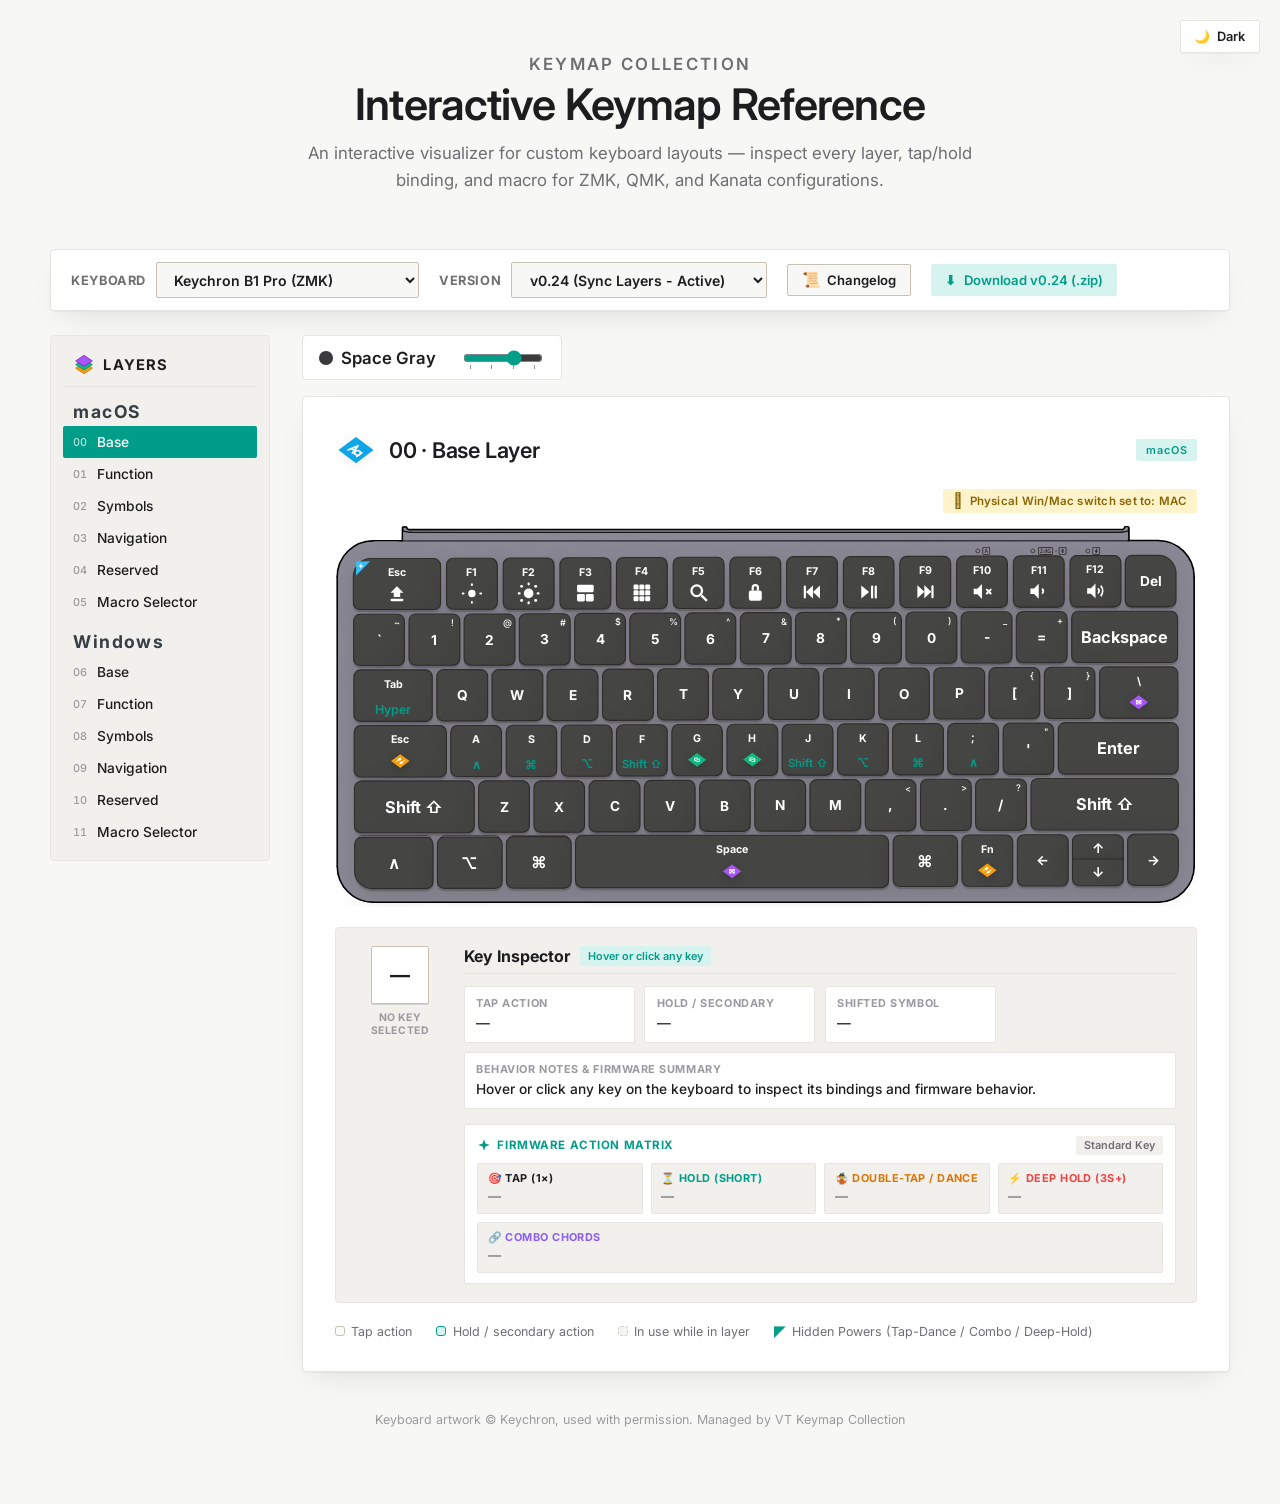
<file: docs/index.html>
<!DOCTYPE html>
<html lang="en" data-colorway="space-gray">
  <head>
    <meta charset="UTF-8" />
    <meta name="viewport" content="width=device-width, initial-scale=1.0" />
    <title>Keymaps · Interactive Keymap Reference</title>

    <!-- Google Fonts -->
    <link rel="preconnect" href="https://fonts.googleapis.com" />
    <link rel="preconnect" href="https://fonts.gstatic.com" crossorigin />
    <link
      href="https://fonts.googleapis.com/css2?family=Inter:wght@400;500;600;700&display=swap"
      rel="stylesheet"
    />

    <!-- Modular Stylesheets -->
    <link rel="stylesheet" href="css/theme.css" />
    <link rel="stylesheet" href="css/layout.css" />
    <link rel="stylesheet" href="css/keyboard.css" />
  </head>
  <body>
    <button
      class="theme-toggle"
      id="theme-toggle"
      type="button"
      aria-label="Toggle dark mode"
    >
      <span class="icon" id="theme-toggle-icon">🌙</span>
      <span class="label" id="theme-toggle-label">Dark</span>
    </button>

    <div class="page">
      <header class="hero">
        <p class="eyebrow">Keymap Collection</p>
        <h1>Interactive Keymap Reference</h1>
        <p>
          An interactive visualizer for custom keyboard layouts — inspect every layer, tap/hold binding, and macro for ZMK, QMK, and Kanata configurations.
        </p>
      </header>

      <!-- Multi-Keyboard Model Catalog Bar -->
      <div class="keyboard-selector-bar">
        <div class="selector-group">
          <label for="keyboard-select" class="selector-label">Keyboard</label>
          <select id="keyboard-select" class="keyboard-select" aria-label="Select Keyboard"></select>
        </div>

        <div class="selector-group">
          <label for="version-select" class="selector-label">Version</label>
          <select id="version-select" class="keyboard-select" aria-label="Select Keymap Version"></select>
        </div>

        <button type="button" id="changelog-btn" class="changelog-link-btn" aria-label="View Changelog">
          <span class="changelog-icon">📜</span>
          <span>Changelog</span>
        </button>

        <a id="download-link" class="download-link" href="#" target="_blank" rel="noopener">
          <span>⬇</span>
          <span id="download-text">Download Release (.zip)</span>
        </a>
      </div>

      <div class="layout">
        <nav class="sidebar" id="sidebar-layers" aria-label="Layer selector"></nav>

        <main>
          <div class="mobile-picker">
            <select id="mobile-layer-select" aria-label="Select layer"></select>
          </div>

          <div class="colorway-picker" id="colorway-picker">
            <div class="colorway-picker-head">
              <span class="colorway-swatch" id="colorway-swatch"></span>
              <span class="colorway-label" id="colorway-label">Space Gray</span>
            </div>
            <input
              type="range"
              id="colorway-slider"
              min="0"
              max="3"
              step="1"
              value="2"
              list="colorway-ticks"
              aria-label="Keyboard colorway"
            />
            <datalist id="colorway-ticks">
              <option value="0"></option>
              <option value="1"></option>
              <option value="2"></option>
              <option value="3"></option>
            </datalist>
          </div>

          <div class="stage-card">
            <div class="stage-head">
              <h2 id="stage-title">Base Layer</h2>
              <span class="platform-tag" id="stage-platform">macOS</span>
            </div>

            <div class="switch-indicator">
              <span class="switch-indicator-badge">
                <span class="switch-indicator-arrow" id="switch-indicator-arrow">→</span>
                <span id="switch-indicator-text">OS switch: move right for macOS</span>
              </span>
            </div>

            <!-- SVG Icon Symbol Defs -->
            <svg width="0" height="0" style="position: absolute" aria-hidden="true">
              <defs>
                <symbol id="icon-brightness-down" viewBox="0 0 24 24">
                  <circle cx="12" cy="12" r="4" />
                  <rect x="11" y="1" width="2" height="3" rx="1" />
                  <rect x="11" y="20" width="2" height="3" rx="1" />
                  <rect x="1" y="11" width="3" height="2" rx="1" />
                  <rect x="20" y="11" width="3" height="2" rx="1" />
                </symbol>
                <symbol id="icon-brightness-up" viewBox="0 0 24 24">
                  <circle cx="12" cy="12" r="5.2" />
                  <rect x="10.8" y="0" width="2.4" height="3.4" rx="1.2" />
                  <rect x="10.8" y="20.6" width="2.4" height="3.4" rx="1.2" />
                  <rect x="0" y="10.8" width="3.4" height="2.4" rx="1.2" />
                  <rect x="20.6" y="10.8" width="3.4" height="2.4" rx="1.2" />
                  <circle cx="4.4" cy="4.4" r="1.6" />
                  <circle cx="19.6" cy="4.4" r="1.6" />
                  <circle cx="4.4" cy="19.6" r="1.6" />
                  <circle cx="19.6" cy="19.6" r="1.6" />
                </symbol>
                <symbol id="icon-search" viewBox="0 0 24 24">
                  <path fill-rule="evenodd" d="M10 3a7 7 0 1 0 0 14 7 7 0 0 0 0-14Zm0 2.5a4.5 4.5 0 1 1 0 9 4.5 4.5 0 0 1 0-9Z" />
                  <path d="M14.08 15.92 L15.92 14.08 L21.92 20.08 L20.08 21.92 Z" />
                </symbol>
                <symbol id="icon-lock" viewBox="0 0 24 24">
                  <rect x="5" y="10" width="14" height="11" rx="2.4" />
                  <path d="M8 10V7a4 4 0 1 1 8 0v3h-2.4V7a1.6 1.6 0 0 0-3.2 0v3H8Z" />
                </symbol>
                <symbol id="icon-launchpad" viewBox="0 0 24 24">
                  <rect x="3" y="3" width="5.4" height="5.4" rx="1.3" />
                  <rect x="9.3" y="3" width="5.4" height="5.4" rx="1.3" />
                  <rect x="15.6" y="3" width="5.4" height="5.4" rx="1.3" />
                  <rect x="3" y="9.3" width="5.4" height="5.4" rx="1.3" />
                  <rect x="9.3" y="9.3" width="5.4" height="5.4" rx="1.3" />
                  <rect x="15.6" y="9.3" width="5.4" height="5.4" rx="1.3" />
                  <rect x="3" y="15.6" width="5.4" height="5.4" rx="1.3" />
                  <rect x="9.3" y="15.6" width="5.4" height="5.4" rx="1.3" />
                  <rect x="15.6" y="15.6" width="5.4" height="5.4" rx="1.3" />
                </symbol>
                <symbol id="icon-mute" viewBox="0 0 24 24">
                  <path d="M3 9v6h4l5 5V4L7 9H3Z" />
                  <rect x="15.3" y="10.9" width="8" height="2.2" rx="1.1" transform="rotate(45 19.3 12)" />
                  <rect x="15.3" y="10.9" width="8" height="2.2" rx="1.1" transform="rotate(-45 19.3 12)" />
                </symbol>
                <symbol id="icon-volume-down" viewBox="0 0 24 24">
                  <path d="M3 9v6h4l5 5V4L7 9H3Z" />
                  <path fill-rule="evenodd" d="M16.3 8.6a4.9 4.9 0 0 1 0 6.8l-1.3-1.3a3.1 3.1 0 0 0 0-4.2Z" />
                </symbol>
                <symbol id="icon-volume-up" viewBox="0 0 24 24">
                  <path d="M3 9v6h4l5 5V4L7 9H3Z" />
                  <path fill-rule="evenodd" d="M15.3 8.6a4.9 4.9 0 0 1 0 6.8l-1.3-1.3a3.1 3.1 0 0 0 0-4.2Z" />
                  <path fill-rule="evenodd" d="M18.3 5.6a9.9 9.9 0 0 1 0 12.8l-1.3-1.4a8.1 8.1 0 0 0 0-10Z" />
                </symbol>
                <symbol id="icon-mission-control" viewBox="0 0 24 24">
                  <rect x="3" y="3" width="18" height="8" rx="1.5" />
                  <rect x="3" y="13" width="8.5" height="8" rx="1.5" />
                  <rect x="12.5" y="13" width="8.5" height="8" rx="1.5" />
                </symbol>
                <symbol id="icon-prev" viewBox="0 0 24 24">
                  <rect x="3" y="5" width="2.4" height="14" rx="1.2" />
                  <path d="M13 5 L5.5 12 L13 19 Z" />
                  <path d="M20.5 5 L13 12 L20.5 19 Z" />
                </symbol>
                <symbol id="icon-play-pause" viewBox="0 0 24 24">
                  <path d="M4 5 L12.5 12 L4 19 Z" />
                  <rect x="14.5" y="5" width="2.4" height="14" rx="1.2" />
                  <rect x="18.5" y="5" width="2.4" height="14" rx="1.2" />
                </symbol>
                <symbol id="icon-next" viewBox="0 0 24 24">
                  <path d="M3.5 5 L11 12 L3.5 19 Z" />
                  <path d="M11 5 L18.5 12 L11 19 Z" />
                  <rect x="18.6" y="5" width="2.4" height="14" rx="1.2" />
                </symbol>

                <!-- Caps Lock Standard Symbol (Upward Arrow with Baseline Lock Bar) -->
                <symbol id="icon-caps-lock" viewBox="0 0 24 24">
                  <path d="M12 4 L19 11 L15.5 11 L15.5 15.5 L8.5 15.5 L8.5 11 L5 11 Z" />
                  <rect x="5" y="17.5" width="14" height="2.5" rx="1.2" />
                </symbol>

                <!-- Superpower Sparkle Icon (4-Point Star) -->
                <symbol id="icon-superpower" viewBox="0 0 24 24">
                  <path d="M12 2 L14.5 9.5 L22 12 L14.5 14.5 L12 22 L9.5 14.5 L2 12 L9.5 9.5 Z" />
                </symbol>

                <!-- Dog-Ear Corner Tab with Embedded Superpower Sparkle -->
                <symbol id="icon-dogear-badge" viewBox="0 0 24 24">
                  <!-- Folded Corner Triangle -->
                  <polygon points="0,0 24,0 0,24" />
                  <!-- High-Contrast Embedded Sparkle Silhouette -->
                  <path d="M8 3.5 L9.3 6.8 L12.5 8 L9.3 9.2 L8 12.5 L6.7 9.2 L3.5 8 L6.7 6.8 Z" fill="#ffffff" />
                </symbol>

                <!-- Universal Isometric Multi-Colored Layers Stack -->
                <symbol id="icon-layers-stack" viewBox="0 0 24 24">
                  <!-- Bottom Solid Sheet (Amber) -->
                  <path d="M12 9.5 L21 15.5 L12 21.5 L3 15.5 Z" fill="#F59E0B" stroke="#D97706" stroke-width="1" stroke-linejoin="round" />
                  <!-- Middle Solid Sheet (Green) -->
                  <path d="M12 5.5 L21 11.5 L12 17.5 L3 11.5 Z" fill="#10B981" stroke="#059669" stroke-width="1" stroke-linejoin="round" />
                  <!-- Top Solid Sheet (Purple) -->
                  <path d="M12 1.5 L21 7.5 L12 13.5 L3 7.5 Z" fill="#A855F7" stroke="#7E22CE" stroke-width="1" stroke-linejoin="round" />
                </symbol>

                <!-- Isometric Layer: Symbols (Solid Emerald Green + White Skewed Code) -->
                <symbol id="icon-layer-symbols" viewBox="0 0 24 24">
                  <path d="M12 4.5 L22 12 L12 19.5 L2 12 Z" fill="#10B981" />
                  <g transform="matrix(0.80 0.60 -0.80 0.60 12 12)" stroke="#FFFFFF" stroke-width="1.0" stroke-linecap="round" stroke-linejoin="round" fill="none">
                    <path d="M -1.3 -2.0 L -3.2 0 L -1.3 2.0" />
                    <path d="M 0.6 -2.6 L -0.6 2.6" />
                    <path d="M 1.3 -2.0 L 3.2 0 L 1.3 2.0" />
                  </g>
                </symbol>

                <!-- Isometric Layer: Navigation (Solid Purple + White Skewed Cross) -->
                <symbol id="icon-layer-navigation" viewBox="0 0 24 24">
                  <path d="M12 4.5 L22 12 L12 19.5 L2 12 Z" fill="#A855F7" />
                  <g transform="matrix(0.80 0.60 -0.80 0.60 12 12)" stroke="#FFFFFF" stroke-width="1.0" stroke-linecap="round" stroke-linejoin="round" fill="none">
                    <path d="M 0 -3.0 L 0 3.0" />
                    <path d="M -3.0 0 L 3.0 0" />
                    <path d="M -1.1 -1.8 L 0 -3.0 L 1.1 -1.8" />
                    <path d="M -1.1 1.8 L 0 3.0 L 1.1 1.8" />
                    <path d="M -1.8 -1.1 L -3.0 0 L -1.8 1.1" />
                    <path d="M 1.8 -1.1 L 3.0 0 L 1.8 1.1" />
                  </g>
                </symbol>

                <!-- Isometric Layer: Base (Solid Sky Blue + White Skewed Aa) -->
                <symbol id="icon-layer-base" viewBox="0 0 24 24">
                  <path d="M12 4.5 L22 12 L12 19.5 L2 12 Z" fill="#0EA5E9" />
                  <g transform="matrix(0.80 0.60 -0.80 0.60 12 12)" stroke="#FFFFFF" stroke-width="1.0" stroke-linecap="round" stroke-linejoin="round" fill="none">
                    <path d="M -2.8 2.8 L -1.3 -2.8 L 0.2 2.8" />
                    <path d="M -2.2 0.8 L -0.4 0.8" />
                    <circle cx="1.9" cy="0.8" r="1.5" />
                    <path d="M 3.4 -0.7 L 3.4 2.8" />
                  </g>
                </symbol>

                <!-- Isometric Layer: Function (Solid Amber Gold + White Skewed Sliders) -->
                <symbol id="icon-layer-function" viewBox="0 0 24 24">
                  <path d="M12 4.5 L22 12 L12 19.5 L2 12 Z" fill="#F59E0B" />
                  <g transform="matrix(0.80 0.60 -0.80 0.60 12 12)" stroke="#FFFFFF" stroke-width="1.0" stroke-linecap="round" fill="none">
                    <line x1="-2.2" y1="-2.9" x2="-2.2" y2="2.9" />
                    <line x1="2.2" y1="-2.9" x2="2.2" y2="2.9" />
                    <circle cx="-2.2" cy="-1.0" r="1.0" fill="#FFFFFF" />
                    <circle cx="2.2" cy="1.0" r="1.0" fill="#FFFFFF" />
                  </g>
                </symbol>

                <!-- Isometric Layer: Macro Selector (Solid Coral Orange + White Skewed Lightning Bolt) -->
                <symbol id="icon-layer-macro" viewBox="0 0 24 24">
                  <path d="M12 4.5 L22 12 L12 19.5 L2 12 Z" fill="#F97316" />
                  <path transform="matrix(0.80 0.60 -0.80 0.60 12 12)" 
                        d="M 0.5 -2.8 L -2.2 0.25 L -0.35 0.25 L -0.5 2.8 L 2.2 -0.25 L 0.35 -0.25 Z" 
                        fill="#FFFFFF" stroke="#FFFFFF" stroke-width="0.8" stroke-linejoin="round" />
                </symbol>

                <!-- Isometric Layer: Reserved / UAT (Solid Slate Grey + White Skewed Lock) -->
                <symbol id="icon-layer-reserved" viewBox="0 0 24 24">
                  <path d="M12 4.5 L22 12 L12 19.5 L2 12 Z" fill="#64748B" />
                  <g transform="matrix(0.80 0.60 -0.80 0.60 12 12)" stroke="#FFFFFF" stroke-width="1.0" stroke-linecap="round" fill="none">
                    <rect x="-2.2" y="-0.4" width="4.4" height="3.2" rx="0.8" />
                    <path d="M -1.3 -0.4 L -1.3 -2.1 A 1.3 1.3 0 0 1 1.3 -2.1 L 1.3 -0.4" />
                  </g>
                </symbol>
              </defs>
            </svg>

            <div class="board-wrap">
              <img
                class="board-svg"
                id="board-img"
                src="assets/b1pro/KcB1Pro_ANSI_PSG.svg"
                alt="Keychron B1 Pro keyboard illustration"
              />
              <svg
                class="board-svg"
                id="overlay"
                viewBox="0 0 388 173"
                xmlns="http://www.w3.org/2000/svg"
              ></svg>
            </div>

            <div class="info-panel" id="info-panel">
              <div class="info-preview-col">
                <div class="info-key-wrapper">
                  <kbd class="info-key" id="info-key">—</kbd>
                </div>
                <span class="info-pos-badge" id="info-pos">No Key Selected</span>
              </div>

              <div class="info-details-col">
                <div class="info-head-row">
                  <div class="info-title-group">
                    <span class="info-action-title" id="info-title">Key Inspector</span>
                    <span class="info-context-pill" id="info-context">Hover or click any key</span>
                  </div>
                </div>

                <div class="info-grid">
                  <div class="info-cell">
                    <span class="info-cell-label">Tap Action</span>
                    <div class="info-cell-val" id="info-tap">—</div>
                  </div>
                  <div class="info-cell">
                    <span class="info-cell-label">Hold / Secondary</span>
                    <div class="info-cell-val" id="info-hold">—</div>
                  </div>
                  <div class="info-cell">
                    <span class="info-cell-label">Shifted Symbol</span>
                    <div class="info-cell-val" id="info-shift">—</div>
                  </div>
                  <div class="info-cell info-cell-full">
                    <span class="info-cell-label">Behavior Notes & Firmware Summary</span>
                    <div class="info-cell-val" id="info-note">Hover or click any key on the keyboard to inspect its bindings and firmware behavior.</div>
                  </div>
                </div>

                <!-- Expanded Firmware Trigger Anatomy (The "Secret Compartment" Breakdown) -->
                <div class="info-powers-section" id="info-powers-section">
                  <div class="info-powers-header">
                    <span class="info-powers-badge">
                      <svg class="superpower-mini-icon" viewBox="0 0 24 24"><use href="#icon-superpower"></use></svg>
                      Firmware Action Matrix
                    </span>
                    <span class="info-powers-status" id="info-powers-status">Standard Key</span>
                  </div>
                  <div class="info-matrix-grid">
                    <div class="matrix-cell" id="cell-matrix-tap">
                      <div class="matrix-label"><span class="matrix-tag tag-tap">🎯 Tap (1×)</span></div>
                      <div class="matrix-val" id="matrix-tap">—</div>
                    </div>
                    <div class="matrix-cell" id="cell-matrix-hold">
                      <div class="matrix-label"><span class="matrix-tag tag-hold">⏳ Hold (Short)</span></div>
                      <div class="matrix-val" id="matrix-hold">—</div>
                    </div>
                    <div class="matrix-cell" id="cell-matrix-dance">
                      <div class="matrix-label"><span class="matrix-tag tag-dance">🤹 Double-Tap / Dance</span></div>
                      <div class="matrix-val" id="matrix-dance">—</div>
                    </div>
                    <div class="matrix-cell" id="cell-matrix-long">
                      <div class="matrix-label"><span class="matrix-tag tag-long">⚡ Deep Hold (3s+)</span></div>
                      <div class="matrix-val" id="matrix-long">—</div>
                    </div>
                    <div class="matrix-cell matrix-cell-full" id="cell-matrix-combo">
                      <div class="matrix-label"><span class="matrix-tag tag-combo">🔗 Combo Chords</span></div>
                      <div class="matrix-val" id="matrix-combo">—</div>
                    </div>
                  </div>
                </div>
              </div>
            </div>

            <footer class="legend">
              <span><i></i> Tap action</span>
              <span><i class="hold"></i> Hold / secondary action</span>
              <span><i class="inert"></i> In use while in layer</span>
              <span><i class="superpower">◤</i> Hidden Powers (Tap-Dance / Combo / Deep-Hold)</span>
            </footer>
          </div>
        </main>
      </div>

      <p class="credit">
        Keyboard artwork © Keychron, used with permission. Managed by VT Keymap Collection
      </p>
    </div>

    <!-- Changelog Modal Overlay -->
    <div class="modal-backdrop" id="changelog-modal" aria-hidden="true">
      <div class="modal-card" role="dialog" aria-labelledby="modal-title" aria-modal="true">
        <div class="modal-header">
          <div class="modal-title-group">
            <span class="modal-badge" id="modal-badge">Changelog</span>
            <h2 class="modal-title" id="modal-title">Release Notes</h2>
          </div>
          <button type="button" class="modal-close" id="modal-close-btn" aria-label="Close modal">✕</button>
        </div>
        <div class="modal-body" id="modal-body">
          <!-- Dynamically populated from catalog.js -->
        </div>
        <div class="modal-footer">
          <span class="modal-meta" id="modal-meta"></span>
          <button type="button" class="modal-btn-close" id="modal-dismiss-btn">Close</button>
        </div>
      </div>
    </div>

    <!-- ES Module Main Entry Point -->
    <script type="module" src="js/main.js"></script>
  </body>
</html>
</file>
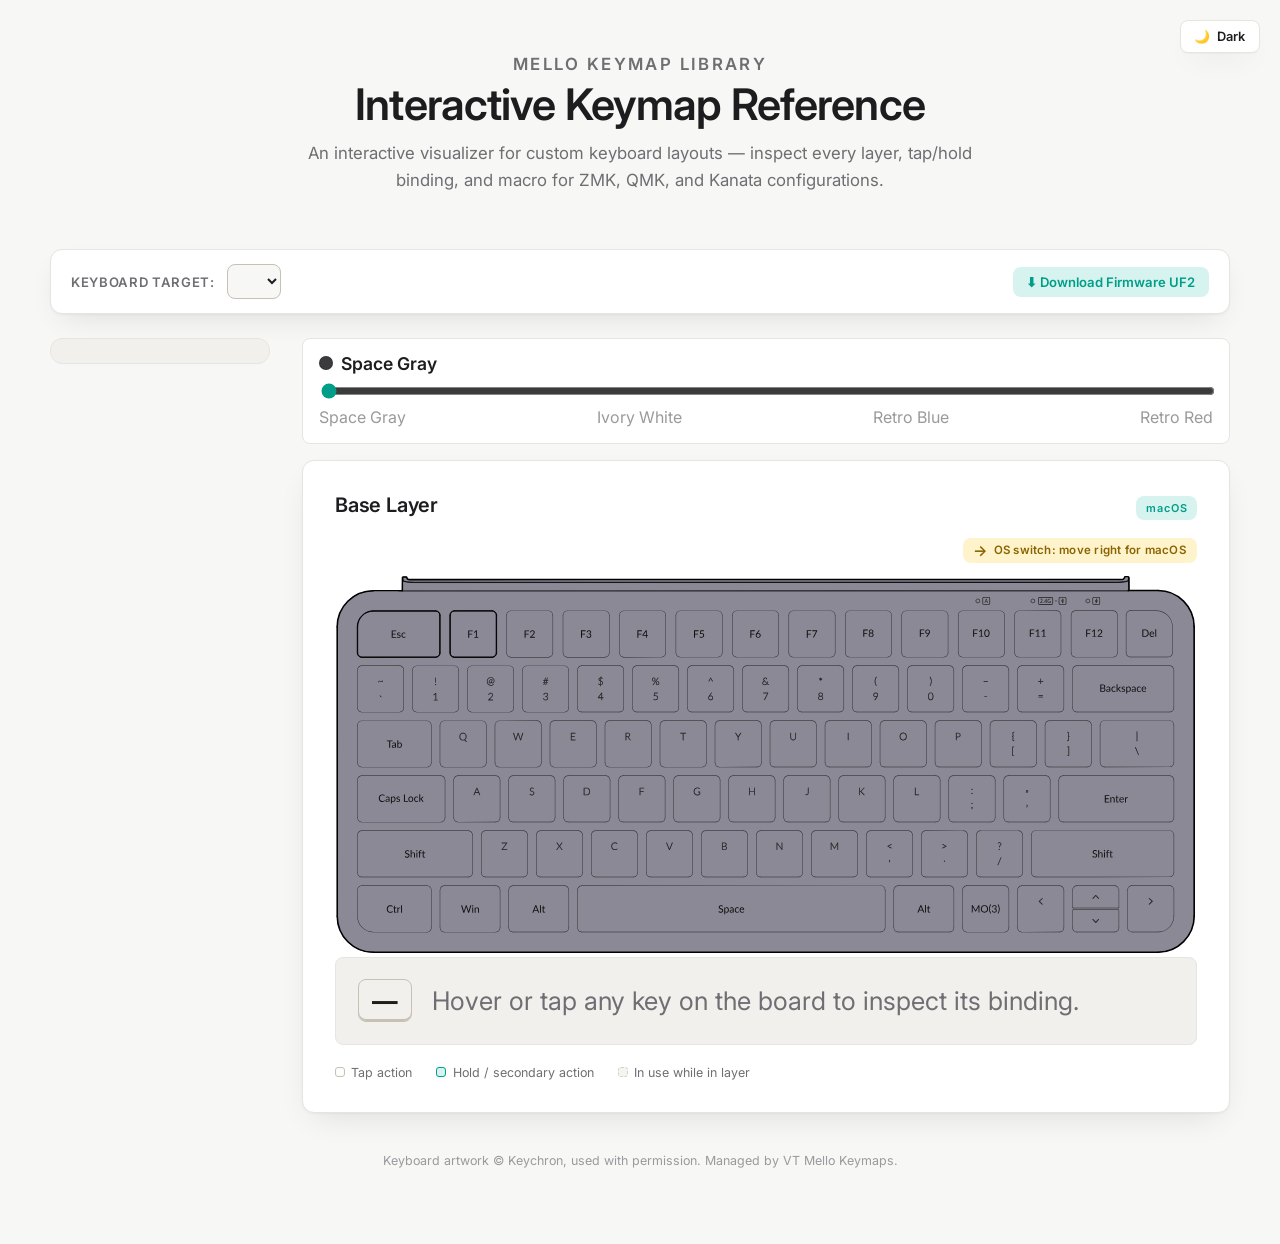
<file: pages/index.html>
<!DOCTYPE html>
<html lang="en" data-colorway="space-gray">
  <head>
    <meta charset="UTF-8" />
    <meta name="viewport" content="width=device-width, initial-scale=1.0" />
    <title>VT Mello Keymaps · Interactive Keyboard Reference</title>

    <!-- Google Fonts -->
    <link rel="preconnect" href="https://fonts.googleapis.com" />
    <link rel="preconnect" href="https://fonts.gstatic.com" crossorigin />
    <link
      href="https://fonts.googleapis.com/css2?family=Inter:wght@400;500;600;700&display=swap"
      rel="stylesheet"
    />

    <!-- Modular Stylesheets -->
    <link rel="stylesheet" href="css/theme.css" />
    <link rel="stylesheet" href="css/layout.css" />
    <link rel="stylesheet" href="css/keyboard.css" />
  </head>
  <body>
    <button
      class="theme-toggle"
      id="theme-toggle"
      type="button"
      aria-label="Toggle dark mode"
    >
      <span class="icon" id="theme-toggle-icon">🌙</span>
      <span class="label" id="theme-toggle-label">Dark</span>
    </button>

    <div class="page">
      <header class="hero">
        <p class="eyebrow">Mello Keymap Library</p>
        <h1>Interactive Keymap Reference</h1>
        <p>
          An interactive visualizer for custom keyboard layouts — inspect every layer, tap/hold binding, and macro for ZMK, QMK, and Kanata configurations.
        </p>
      </header>

      <!-- Multi-Keyboard Model Catalog Bar -->
      <div class="keyboard-selector-bar">
        <div class="selector-group">
          <label for="keyboard-select" class="selector-label">Keyboard Target:</label>
          <select id="keyboard-select" class="keyboard-select" aria-label="Select Keyboard Target"></select>
        </div>
        <a id="download-link" class="download-link" href="#" target="_blank" rel="noopener">⬇ Download Firmware UF2</a>
      </div>

      <div class="layout">
        <nav class="sidebar" id="sidebar-layers" aria-label="Layer selector"></nav>

        <main>
          <div class="mobile-picker">
            <select id="mobile-layer-select" aria-label="Select layer"></select>
          </div>

          <div class="colorway-picker" id="colorway-picker">
            <div class="colorway-picker-head">
              <span class="colorway-swatch" id="colorway-swatch"></span>
              <span class="colorway-label" id="colorway-label">Space Gray</span>
            </div>
            <input
              type="range"
              id="colorway-slider"
              min="0"
              max="3"
              step="1"
              value="0"
              aria-label="Keyboard colorway"
            />
            <div class="colorway-ticks-labels" id="colorway-ticks-labels">
              <span data-colorway="space-gray">Space Gray</span>
              <span data-colorway="ivory-white">Ivory White</span>
              <span data-colorway="retro-blue">Retro Blue</span>
              <span data-colorway="retro-red">Retro Red</span>
            </div>
          </div>

          <div class="stage-card">
            <div class="stage-head">
              <h2 id="stage-title">Base Layer</h2>
              <span class="platform-tag" id="stage-platform">macOS</span>
            </div>

            <div class="switch-indicator">
              <span class="switch-indicator-badge">
                <span class="switch-indicator-arrow" id="switch-indicator-arrow">→</span>
                <span id="switch-indicator-text">OS switch: move right for macOS</span>
              </span>
            </div>

            <!-- SVG Icon Symbol Defs -->
            <svg width="0" height="0" style="position: absolute" aria-hidden="true">
              <defs>
                <symbol id="icon-brightness-down" viewBox="0 0 24 24">
                  <circle cx="12" cy="12" r="4" />
                  <rect x="11" y="1" width="2" height="3" rx="1" />
                  <rect x="11" y="20" width="2" height="3" rx="1" />
                  <rect x="1" y="11" width="3" height="2" rx="1" />
                  <rect x="20" y="11" width="3" height="2" rx="1" />
                </symbol>
                <symbol id="icon-brightness-up" viewBox="0 0 24 24">
                  <circle cx="12" cy="12" r="5.2" />
                  <rect x="10.8" y="0" width="2.4" height="3.4" rx="1.2" />
                  <rect x="10.8" y="20.6" width="2.4" height="3.4" rx="1.2" />
                  <rect x="0" y="10.8" width="3.4" height="2.4" rx="1.2" />
                  <rect x="20.6" y="10.8" width="3.4" height="2.4" rx="1.2" />
                  <circle cx="4.4" cy="4.4" r="1.6" />
                  <circle cx="19.6" cy="4.4" r="1.6" />
                  <circle cx="4.4" cy="19.6" r="1.6" />
                  <circle cx="19.6" cy="19.6" r="1.6" />
                </symbol>
                <symbol id="icon-search" viewBox="0 0 24 24">
                  <path fill-rule="evenodd" d="M10 3a7 7 0 1 0 0 14 7 7 0 0 0 0-14Zm0 2.5a4.5 4.5 0 1 1 0 9 4.5 4.5 0 0 1 0-9Z" />
                  <path d="M14.08 15.92 L15.92 14.08 L21.92 20.08 L20.08 21.92 Z" />
                </symbol>
                <symbol id="icon-lock" viewBox="0 0 24 24">
                  <rect x="5" y="10" width="14" height="11" rx="2.4" />
                  <path d="M8 10V7a4 4 0 1 1 8 0v3h-2.4V7a1.6 1.6 0 0 0-3.2 0v3H8Z" />
                </symbol>
                <symbol id="icon-launchpad" viewBox="0 0 24 24">
                  <rect x="3" y="3" width="5.4" height="5.4" rx="1.3" />
                  <rect x="9.3" y="3" width="5.4" height="5.4" rx="1.3" />
                  <rect x="15.6" y="3" width="5.4" height="5.4" rx="1.3" />
                  <rect x="3" y="9.3" width="5.4" height="5.4" rx="1.3" />
                  <rect x="9.3" y="9.3" width="5.4" height="5.4" rx="1.3" />
                  <rect x="15.6" y="9.3" width="5.4" height="5.4" rx="1.3" />
                  <rect x="3" y="15.6" width="5.4" height="5.4" rx="1.3" />
                  <rect x="9.3" y="15.6" width="5.4" height="5.4" rx="1.3" />
                  <rect x="15.6" y="15.6" width="5.4" height="5.4" rx="1.3" />
                </symbol>
                <symbol id="icon-mute" viewBox="0 0 24 24">
                  <path d="M3 9v6h4l5 5V4L7 9H3Z" />
                  <rect x="15.3" y="10.9" width="8" height="2.2" rx="1.1" transform="rotate(45 19.3 12)" />
                  <rect x="15.3" y="10.9" width="8" height="2.2" rx="1.1" transform="rotate(-45 19.3 12)" />
                </symbol>
                <symbol id="icon-volume-down" viewBox="0 0 24 24">
                  <path d="M3 9v6h4l5 5V4L7 9H3Z" />
                  <path fill-rule="evenodd" d="M16.3 8.6a4.9 4.9 0 0 1 0 6.8l-1.3-1.3a3.1 3.1 0 0 0 0-4.2Z" />
                </symbol>
                <symbol id="icon-volume-up" viewBox="0 0 24 24">
                  <path d="M3 9v6h4l5 5V4L7 9H3Z" />
                  <path fill-rule="evenodd" d="M15.3 8.6a4.9 4.9 0 0 1 0 6.8l-1.3-1.3a3.1 3.1 0 0 0 0-4.2Z" />
                  <path fill-rule="evenodd" d="M18.3 5.6a9.9 9.9 0 0 1 0 12.8l-1.3-1.4a8.1 8.1 0 0 0 0-10Z" />
                </symbol>
              </defs>
            </svg>

            <div class="board-wrap">
              <img
                class="board-svg"
                id="board-img"
                src="assets/b1pro/KcB1Pro_ANSI_PSG.svg"
                alt="Keychron B1 Pro keyboard illustration"
              />
              <svg
                class="board-svg"
                id="overlay"
                viewBox="0 0 388 173"
                xmlns="http://www.w3.org/2000/svg"
              ></svg>
            </div>

            <div class="info-panel" id="info-panel">
              <kbd class="info-key" id="info-key">—</kbd>
              <div class="info-note" id="info-note">
                Hover or tap any key on the board to inspect its binding.
              </div>
            </div>

            <footer class="legend">
              <span><i></i> Tap action</span>
              <span><i class="hold"></i> Hold / secondary action</span>
              <span><i class="inert"></i> In use while in layer</span>
            </footer>
          </div>
        </main>
      </div>

      <p class="credit">
        Keyboard artwork © Keychron, used with permission. Managed by VT Mello Keymaps.
      </p>
    </div>

    <!-- ES Module Main Entry Point -->
    <script type="module" src="js/main.js"></script>
  </body>
</html>
</file>
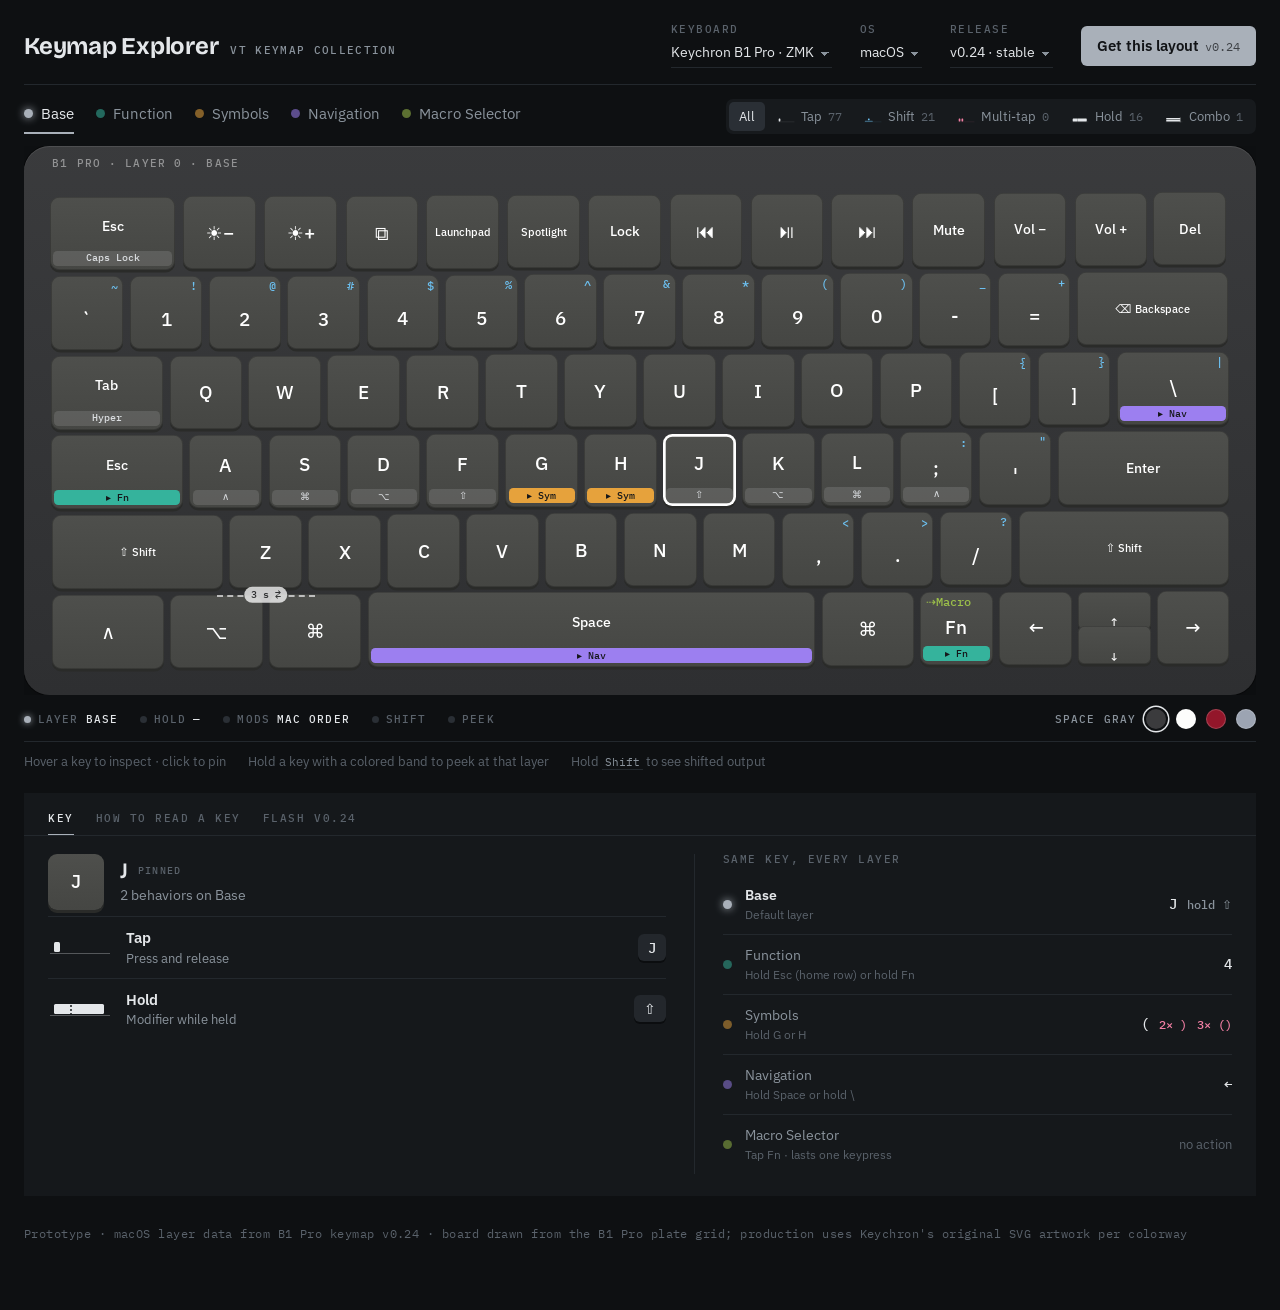
<file: design/prototype/index.html>
<!doctype html><html lang="en"><head><meta charset="utf-8"><meta name="viewport" content="width=device-width,initial-scale=1"><style>[hidden]{display:none!important}</style></head><body>
<title>VT Keymap Explorer</title>
<link rel="preconnect" href="https://fonts.googleapis.com">
<link rel="stylesheet" href="https://fonts.googleapis.com/css2?family=Bricolage+Grotesque:opsz,wght@12..96,600;12..96,700&family=IBM+Plex+Sans:wght@400;500;600&family=IBM+Plex+Mono:wght@400;500&display=swap">
<style>
/* Single deliberate dark "cockpit" look. Board colors come from the colorway tokens below. */
:root{
  color-scheme:dark;
  --ground:#0E1012; --recess:#15181B; --ink:#E4E7EA; --muted:#8A939C; --faint:#5A626B; --hair:#23282D;
  --base:#A9B0B9; --fn:#35B39C; --sym:#E6A23C; --nav:#9C7FF0; --mcro:#9CC04A;
  --tint:#A9B0B9; --focus:#78A8F0;
  --display:"Bricolage Grotesque","Segoe UI",system-ui,sans-serif;
  --body:"IBM Plex Sans","Segoe UI",system-ui,sans-serif;
  --mono:"IBM Plex Mono",ui-monospace,Consolas,monospace;
  /* colorway: Space Gray (default) */
  --case:#2E2F31; --case-ink:rgba(255,255,255,.45); --cap:#454643; --cap-hi:#4E4F4C; --cap-edge:#2A2B29; --cap-none:#393A38;
  --lg:#FFFFFF; --lg-shift:#6CC0F0; --lg-multi:#F37FA4; --band-bg:rgba(255,255,255,.12); --band-fg:#DADDE0; --trans-line:rgba(255,255,255,.25); --sel:#FFFFFF;
  --ee-cap:var(--cap); --ee-hi:var(--cap-hi); --ee-lg:var(--lg); --ut-cap:var(--cap); --ut-hi:var(--cap-hi); --ut-lg:var(--lg);
}
:root[data-cw="ivory-white"]{
  --tint:#EFEDE6; --case:#E4E2DC; --case-ink:rgba(0,0,0,.4); --cap:#F6F6F6; --cap-hi:#FFFFFF; --cap-edge:#C9C7C1; --cap-none:#E9E8E4;
  --lg:#26282B; --lg-shift:#1B6FA8; --lg-multi:#B8285A; --band-bg:rgba(0,0,0,.08); --band-fg:#3A3D41; --trans-line:rgba(0,0,0,.2); --sel:#111316;
}
:root[data-cw="retro-red"],:root[data-cw="retro-blue"]{
  --case:#D8D4CB; --case-ink:rgba(0,0,0,.42); --cap:#ECE8DF; --cap-hi:#F4F1EA; --cap-edge:#BDB8AD; --cap-none:#E1DDD3;
  --lg:#2C2B29; --lg-shift:#1B6FA8; --lg-multi:#B8285A; --band-bg:rgba(0,0,0,.08); --band-fg:#3A3936; --trans-line:rgba(0,0,0,.2); --sel:#111316;
}
:root[data-cw="retro-red"]{ --tint:#C8404F; --ee-cap:#93162A; --ee-hi:#A31D33; --ee-lg:#E4E1DB }
:root[data-cw="retro-blue"]{ --tint:#AEB6C4; --ee-cap:#9CA4B2; --ee-hi:#A8B0BD; --ee-lg:#1F2328; --ut-cap:#9CA4B2; --ut-hi:#A8B0BD; --ut-lg:#1F2328 }

*{box-sizing:border-box}
[hidden]{display:none!important}
body{background:var(--ground); color:var(--ink); font:15px/1.5 var(--body); padding-inline:24px; padding-block:18px 56px; margin:0}
.col{max-width:1240px; margin:0 auto}
button,select{font:inherit; color:inherit}
:focus-visible{outline:2px solid var(--focus); outline-offset:2px}
.lbl{font:500 10.5px/1 var(--mono); letter-spacing:.14em; text-transform:uppercase; color:var(--faint)}
.hair{border:0; border-top:1px solid var(--hair); margin:0}

/* header: flat, one line */
header{display:flex; flex-wrap:wrap; align-items:center; gap:14px 28px; padding-block:6px 16px}
.brand{display:flex; align-items:baseline; gap:12px; margin-right:auto}
.brand h1{font:700 24px/1 var(--display); letter-spacing:-.01em; margin:0}
.brand span{font:500 11px var(--mono); letter-spacing:.12em; text-transform:uppercase; color:var(--muted)}
.sel{display:grid; gap:5px}
.sel select{appearance:none; -webkit-appearance:none; background:transparent; border:0; border-bottom:1px solid var(--hair); padding:2px 18px 4px 0; font-size:14px; cursor:pointer;
  background-image:linear-gradient(45deg,transparent 50%,var(--muted) 50%),linear-gradient(135deg,var(--muted) 50%,transparent 50%); background-size:4px 4px; background-position:calc(100% - 7px) 55%,calc(100% - 3px) 55%; background-repeat:no-repeat}
.sel select option{background:#15181B}
.btn{border:0; border-radius:6px; padding:9px 16px; font-weight:600; cursor:pointer; background:var(--tint); color:#111316}
.btn small{font:400 12px var(--mono); opacity:.7; margin-left:6px}

/* instrument strips */
.strip{display:flex; flex-wrap:wrap; align-items:center; justify-content:space-between; gap:10px 24px; padding-block:14px 12px}
.tabs{display:flex; flex-wrap:wrap; gap:4px 22px}
.tab{background:none; border:0; padding:4px 0 7px; cursor:pointer; display:inline-flex; align-items:center; gap:8px; color:var(--muted); border-bottom:2px solid transparent; font-size:14.5px}
.tab i{width:9px; height:9px; border-radius:50%; background:var(--h); opacity:.55}
.tab:hover{color:var(--ink)}
.tab[aria-pressed="true"]{color:var(--ink); border-bottom-color:var(--h)}
.tab[aria-pressed="true"] i{opacity:1; box-shadow:0 0 8px var(--h)}
.tab .how{display:none}
.lens{display:inline-flex; flex-wrap:wrap; gap:2px; background:#171A1D; border-radius:7px; padding:3px}
.lens button{background:none; border:0; border-radius:5px; padding:5px 10px; cursor:pointer; font-size:13px; color:var(--muted); display:inline-flex; gap:6px; align-items:center}
.lens button:hover{color:var(--ink)}
.lens button[aria-pressed="true"]{background:#2A2F35; color:var(--ink)}
.lens .ct{font:11.5px var(--mono); color:var(--faint)}
.lens .g{width:18px; height:10px; color:var(--c)}

/* board: hero */
.board-scroll{overflow-x:auto}
.board{min-width:820px; position:relative; aspect-ratio:388/173; background:linear-gradient(180deg,color-mix(in srgb,var(--case) 100%,#fff 6%),var(--case)); border-radius:calc(8/388*100%) / calc(8/173*100%); container-type:inline-size;
  box-shadow:0 1px 0 rgba(255,255,255,.1) inset, 0 30px 60px -30px rgba(0,0,0,.9), 0 0 0 1px rgba(0,0,0,.4); transition:background .35s}
.statusline{position:absolute; top:1cqw; left:2.3cqw; font:500 .9cqw/1 var(--mono); color:var(--case-ink); letter-spacing:.1em; text-transform:uppercase}
.key{position:absolute; border-radius:.75cqw; background:linear-gradient(180deg,var(--k-hi),var(--k-cap)); box-shadow:0 .2cqw 0 var(--cap-edge), 0 0 0 .07cqw rgba(0,0,0,.25) inset; color:var(--k-lg);
  --k-cap:var(--cap); --k-hi:var(--cap-hi); --k-lg:var(--lg);
  display:grid; grid-template-columns:1fr 1fr; grid-template-rows:auto 1fr auto; padding:.35cqw .45cqw .3cqw; cursor:pointer; user-select:none; -webkit-user-select:none; transition:transform .08s, opacity .15s, background .35s; touch-action:none; overflow:hidden}
.key.ee{--k-cap:var(--ee-cap); --k-hi:var(--ee-hi); --k-lg:var(--ee-lg)}
.key.ut{--k-cap:var(--ut-cap); --k-hi:var(--ut-hi); --k-lg:var(--ut-lg)}
.key:hover{transform:translateY(-.12cqw)}
.key.sel{box-shadow:0 .2cqw 0 var(--cap-edge), 0 0 0 .22cqw var(--sel) inset}
.key .tl{grid-area:1/1; font:500 .95cqw/1.05 var(--mono); color:var(--lg-multi); white-space:nowrap}
.key .tr{grid-area:1/2; justify-self:end; font:500 .95cqw/1.05 var(--mono); color:var(--lg-shift)}
.key .c{grid-area:2/1/3/3; align-self:center; justify-self:center; text-align:center; font-weight:500; font-size:1.55cqw; line-height:1.05; overflow-wrap:anywhere}
.key .c.m{font-size:1.15cqw} .key .c.s{font-size:.92cqw; line-height:1.1}
.key .c.to{color:var(--h); filter:brightness(.85)}
.key .band{grid-area:3/1/4/3; margin:0 -.2cqw; border-radius:.35cqw; font:500 .82cqw/1 var(--mono); padding:.2cqw .3cqw; text-align:center; white-space:nowrap; overflow:hidden; text-overflow:ellipsis}
.band.mod{background:var(--band-bg); color:var(--band-fg)}
.band.lay{background:var(--h); color:#15171A}
.band.long{background:repeating-linear-gradient(135deg,var(--band-bg) 0 .35cqw,transparent .35cqw .7cqw); color:var(--band-fg); box-shadow:0 0 0 .06cqw var(--trans-line) inset}
.key.stacked{grid-template-rows:1fr; padding:.1cqw .4cqw; border-radius:.5cqw}
.key.stacked .c{font-size:1cqw}
.key.trans{background:transparent; box-shadow:0 0 0 .1cqw var(--trans-line) inset}
.key.trans>*{opacity:.4}
.key.none{background:var(--cap-none); box-shadow:0 .12cqw 0 var(--cap-edge); cursor:default}
.key.none:hover{transform:none}
.key.held{background:var(--h); color:#15171A; transform:translateY(.12cqw); box-shadow:0 .06cqw 0 var(--cap-edge)}
.key.held .c{font:500 .95cqw var(--mono)}
.key.dim{opacity:.2}
.key.lensed .c{font-size:1.5cqw}
.key.lensed.l-shift .c{color:var(--lg-shift)} .key.lensed.l-multi .c{color:var(--lg-multi)}
.key.lensed.tolayer .c{color:var(--h); filter:brightness(.85)}
.key.lensed .c small{display:block; font:500 .85cqw var(--mono); opacity:.75; margin-top:.2cqw}

/* combos: bridge between keys that act together */
.combo{position:absolute; pointer-events:none; z-index:2}
.combo .br{position:absolute; left:0; right:0; top:50%; border-top:.22cqw dashed var(--sel); opacity:.85}
.combo .pill{position:absolute; left:50%; top:50%; transform:translate(-50%,-50%); font:500 .82cqw/1 var(--mono); background:var(--sel); color:var(--case); padding:.25cqw .55cqw; border-radius:.7cqw; white-space:nowrap}
.combo.quiet{opacity:.75}
.key.combo-on{box-shadow:0 .2cqw 0 var(--cap-edge), 0 0 0 .16cqw var(--sel) inset}
@keyframes led{50%{box-shadow:0 0 0 .5cqw var(--tint), 0 0 4cqw var(--tint)}}
.board.flash{animation:led .32s ease-in-out 3}
.try{background:none; border:1px solid var(--hair); border-radius:6px; padding:4px 10px; font:500 12px var(--mono); color:var(--ink); cursor:pointer; margin-top:6px}
.try:hover{border-color:var(--muted)}

/* lower strip: annunciators + livery */
.ann{display:flex; flex-wrap:wrap; gap:6px 22px; font:500 11px/1 var(--mono); letter-spacing:.1em; text-transform:uppercase; color:var(--faint)}
.ann span{display:inline-flex; align-items:center; gap:7px}
.ann b{font-weight:500; color:var(--ink)}
.led{width:7px; height:7px; border-radius:50%; background:#2A2F35}
.led.on{background:var(--h,#E4E7EA); box-shadow:0 0 7px var(--h,#E4E7EA)}
.livery{display:flex; flex-wrap:wrap; align-items:center; gap:10px}
.livery .nm{font:500 11px var(--mono); letter-spacing:.1em; text-transform:uppercase; color:var(--muted); min-width:92px; text-align:right}
.chip{width:20px; height:20px; border-radius:50%; border:0; cursor:pointer; background:var(--sw); box-shadow:0 0 0 1px rgba(255,255,255,.18) inset; padding:0}
.chip[aria-pressed="true"]{box-shadow:0 0 0 2px var(--ground), 0 0 0 3.5px var(--ink)}
.hint{font-size:12.5px; color:var(--faint); padding-block:10px 22px; display:flex; flex-wrap:wrap; gap:4px 22px}
.hint kbd{font:11px var(--mono); color:var(--muted); border-bottom:1px solid var(--hair); padding:0 3px}

/* MFD: the only panel on the page */
.mfd{background:var(--recess); padding:18px 24px 22px}
@media (max-width:600px){ .mfd{padding-inline:14px} .mfd-tabs{margin-inline:-14px; padding-inline:14px} .rows li{grid-template-columns:48px minmax(0,1fr) auto; gap:10px} .out{white-space:normal} }
.mfd-tabs{display:flex; overflow-x:auto; gap:22px; border-bottom:1px solid var(--hair); margin:-4px -24px 18px; padding:0 24px}
.mfd-tabs button{background:none; border:0; padding:6px 0 10px; cursor:pointer; font:500 11px/1 var(--mono); letter-spacing:.14em; text-transform:uppercase; color:var(--faint); border-bottom:2px solid transparent; margin-bottom:-1px}
.mfd-tabs button[aria-selected="true"]{color:var(--ink); border-bottom-color:var(--tint)}
.split{display:grid; grid-template-columns:minmax(0,1.2fr) minmax(0,1fr); gap:0}
.split>div:first-child{padding-right:28px}
.split>div+div{padding-left:28px; border-left:1px solid var(--hair)}
@media (max-width:980px){ .split{grid-template-columns:1fr} .split>div:first-child{padding-right:0} .split>div+div{padding-left:0; border-left:0; border-top:1px solid var(--hair); padding-top:18px; margin-top:18px} }

.khead{display:flex; gap:16px; align-items:center; padding-bottom:6px}
.mini{flex:none; width:56px; height:56px; border-radius:9px; background:linear-gradient(180deg,var(--cap-hi),var(--cap)); box-shadow:0 3px 0 var(--cap-edge); color:var(--lg); display:grid; place-items:center; font-weight:500; font-size:19px; text-align:center; line-height:1.05; padding:4px; overflow-wrap:anywhere; transition:background .35s}
.mini.sm{font-size:12.5px}
.khead h2{font:600 22px/1.15 var(--display); margin:0}
.khead .sub{color:var(--muted); font-size:13.5px}
.pin{font:500 10px var(--mono); letter-spacing:.12em; text-transform:uppercase; color:var(--faint); margin-left:10px; vertical-align:4px}
.rows{list-style:none; margin:0; padding:0}
.rows li{display:grid; grid-template-columns:64px minmax(0,1fr) auto; gap:14px; align-items:center; padding:10px 0; border-top:1px solid var(--hair)}
.rows .gn{font-weight:600; font-size:14.5px}
.rows .gd{font-size:12.5px; color:var(--muted)}
.out{font:500 14px var(--mono); padding:5px 10px 4px; border-radius:6px; background:#23272C; box-shadow:0 2px 0 #0B0D0F; white-space:nowrap; justify-self:end}
.out.lay{background:var(--h); color:#15171A; box-shadow:0 2px 0 #0B0D0F}
.tsvg{color:var(--c,var(--ink))}
.notes{font-size:13px; color:var(--muted); padding-top:10px; border-top:1px solid var(--hair)}

.xl{list-style:none; margin:10px 0 0; padding:0}
.xl button{width:100%; display:grid; grid-template-columns:10px minmax(0,1fr) auto; gap:2px 12px; align-items:center; text-align:left; background:none; border:0; border-top:1px solid var(--hair); padding:10px 0; cursor:pointer}
.xl li:first-child button{border-top:0}
.xl .dot{width:9px; height:9px; border-radius:50%; background:var(--h); opacity:.5}
.xl button[aria-current="true"] .dot{opacity:1; box-shadow:0 0 8px var(--h)}
.xl .ln{font-size:14px; color:var(--muted)}
.xl button[aria-current="true"] .ln{color:var(--ink); font-weight:600}
.xl .ln small{display:block; font-size:12px; color:var(--faint); font-weight:400}
.xl .v{font:500 14px var(--mono); display:flex; gap:10px; align-items:center; justify-content:flex-end; flex-wrap:wrap}
.xl .v em{font-style:normal; font-size:11.5px; color:var(--muted)}
.xl .v em.m{color:#F37FA4} .xl .v em.s{color:#6CC0F0}
.xl .v.none{font:13px var(--body); color:var(--faint)}

/* legend (decoder) mode */
.dec{display:grid; grid-template-columns:270px minmax(0,1fr); gap:32px; align-items:center}
@media (max-width:700px){ .dec{grid-template-columns:1fr} }
.anat{position:relative; width:270px; height:140px}
.bigcap{position:absolute; left:84px; top:20px; width:100px; height:100px; border-radius:12px; background:linear-gradient(180deg,var(--cap-hi),var(--cap)); box-shadow:0 3px 0 var(--cap-edge); color:var(--lg); display:grid; grid-template-columns:1fr 1fr; grid-template-rows:auto 1fr auto; padding:7px 8px 6px}
.bigcap .tl{font:500 14px var(--mono); color:var(--lg-multi)} .bigcap .tr{justify-self:end; font:500 14px var(--mono); color:var(--lg-shift)}
.bigcap .c{grid-column:1/3; place-self:center; font-size:30px; font-weight:500}
.bigcap .band{grid-column:1/3; background:var(--sym); color:#15171A; border-radius:5px; font:500 11px/1 var(--mono); padding:4px; text-align:center}
.anat .lb{position:absolute; white-space:nowrap; font:500 10.5px/1.3 var(--mono); letter-spacing:.06em; color:var(--faint); text-transform:uppercase}
.anat .lb b{display:block; font:600 13px var(--body); letter-spacing:0; text-transform:none; color:var(--ink)}
.declist{list-style:none; margin:0; padding:0; display:grid; grid-template-columns:repeat(auto-fit,minmax(210px,1fr)); gap:14px 28px}
.declist li{display:grid; grid-template-columns:58px 1fr; gap:12px; font-size:13px; color:var(--muted)}
.declist b{display:block; color:var(--ink); font-size:14px}

/* flash mode */
.steps{list-style:none; margin:0; padding:0; display:grid; grid-template-columns:repeat(auto-fit,minmax(220px,1fr)); gap:18px 36px; counter-reset:s}
.steps li{counter-increment:s; display:grid; gap:5px; align-content:start; font-size:13.5px; color:var(--muted)}
.steps li::before{content:"0" counter(s); font:500 22px/1 var(--display); color:var(--tint)}
.steps b{color:var(--ink); font-size:15px}
.linkbtn{background:none; border:0; padding:0; color:var(--focus); cursor:pointer; text-decoration:underline; text-underline-offset:3px; justify-self:start; font-size:13.5px}
.foot{font-size:11.5px; color:var(--faint); padding-top:18px; font-family:var(--mono); letter-spacing:.04em}
@media (prefers-reduced-motion: reduce){ .key,.board,.mini{transition:none} }
</style>

<div class="col">
  <header>
    <div class="brand"><h1>Keymap Explorer</h1><span>VT Keymap Collection</span></div>
    <label class="sel"><span class="lbl">Keyboard</span><select id="kb"><option>Keychron B1 Pro · ZMK</option></select></label>
    <label class="sel"><span class="lbl">OS</span><select id="os"><option>macOS</option></select></label>
    <label class="sel"><span class="lbl">Release</span><select id="ver"><option>v0.24 · stable</option></select></label>
    <button class="btn" id="getBtn">Get this layout<small>v0.24</small></button>
  </header>
  <hr class="hair">

  <div class="strip">
    <nav class="tabs" id="layers" aria-label="Layers"></nav>
    <div class="lens" id="lens" role="group" aria-label="Show gesture"></div>
  </div>

  <div class="board-scroll"><div class="board" id="board"></div></div>

  <div class="strip">
    <div class="ann" id="ann"></div>
    <div class="livery" id="livery" role="group" aria-label="Colorway"></div>
  </div>
  <hr class="hair">
  <div class="hint">
    <span>Hover a key to inspect · click to pin</span>
    <span>Hold a key with a colored band to peek at that layer</span>
    <span>Hold <kbd>Shift</kbd> to see shifted output</span>
  </div>

  <section class="mfd" aria-label="Details">
    <div class="mfd-tabs" role="tablist" id="mfdTabs">
      <button role="tab" data-mode="key" aria-selected="true">Key</button>
      <button role="tab" data-mode="legend" aria-selected="false">How to read a key</button>
      <button role="tab" data-mode="flash" aria-selected="false">Flash v0.24</button>
    </div>
    <div id="mfd"></div>
  </section>
  <p class="foot">Prototype · macOS layer data from B1 Pro keymap v0.24 · board drawn from the B1 Pro plate grid; production uses Keychron's original SVG artwork per colorway</p>
</div>
<script>
/* ---------- geometry (388 × 173 units) ---------- */
const GRID=[[[8.27,16.01,47.5,38.96],[50.19,15.89,73.04,38.84],[75.73,15.77,98.58,38.84],[101.27,15.65,124.12,38.71],[126.69,15.53,149.54,38.59],[152.23,15.4,175.08,38.47],[177.77,15.28,200.62,38.35],[203.31,15.16,226.15,38.23],[228.84,15.16,251.57,38.23],[254.26,15.04,277.11,38.11],[279.8,14.92,302.65,37.99],[305.34,14.8,328.19,37.86],[330.88,14.68,353.73,37.74],[355.7,14.55,378.54,37.62]],
[[8.39,41.07,31.24,64.13],[33.33,40.94,56.18,64.01],[58.14,40.94,80.99,64.01],[82.96,40.82,105.81,63.89],[107.9,40.7,130.75,63.77],[132.71,40.58,155.56,63.65],[157.53,40.46,180.38,63.52],[182.47,40.34,205.31,63.4],[207.28,40.21,230.13,63.28],[232.1,40.21,254.95,63.16],[257.03,40.09,279.88,63.16],[281.85,39.97,304.7,63.04],[306.67,39.85,329.51,62.92],[331.6,39.73,379.27,62.79]],
[[8.51,66.12,43.77,89.31],[45.86,66,68.71,89.06],[70.67,66,93.52,88.94],[95.49,65.88,118.34,88.94],[120.43,65.75,143.27,88.82],[145.24,65.63,168.09,88.7],[170.06,65.51,192.91,88.58],[194.99,65.39,217.84,88.46],[219.81,65.39,242.66,88.46],[244.75,65.27,267.47,88.33],[269.56,65.15,292.41,88.21],[294.38,65.02,317.23,88.09],[319.31,64.9,342.04,87.97],[344.13,64.78,379.39,87.85]],
[[8.63,91.17,50.15,114.36],[52.12,91.17,74.97,114.12],[77.06,91.05,99.79,114.12],[101.87,90.93,124.72,114],[126.69,90.81,149.54,113.87],[151.63,90.69,174.35,113.75],[176.44,90.56,199.29,113.63],[201.26,90.56,224.11,113.51],[226.19,90.44,249.04,113.51],[251.01,90.32,273.86,113.39],[275.83,90.2,298.67,113.27],[300.76,90.08,323.49,113.14],[325.58,89.83,379.51,113.02]],
[[8.75,116.23,62.68,139.41],[64.65,116.1,87.5,139.17],[89.59,116.1,112.31,139.17],[114.4,115.98,137.25,139.05],[139.22,115.86,162.07,138.93],[164.15,115.74,186.88,138.81],[188.97,115.62,211.82,138.68],[213.79,115.5,236.63,138.56],[238.72,115.5,261.45,138.56],[263.54,115.37,286.39,138.44],[288.35,115.25,311.2,138.32],[313.29,115.01,379.63,138.2]],
[[8.87,141.52,44.13,164.59],[46.1,141.4,75.21,164.47],[77.18,141.16,106.29,164.34],[108.26,140.55,249.16,164.1],[251.25,140.55,280.24,163.62],[282.21,140.43,305.06,163.49],[307.15,140.31,330,163.37],[[331.96,140.31,354.81,152.3],[331.96,151.25,354.81,163.25]],[356.78,140.06,379.63,163.13]]];

/* ---------- structured binding model ----------
   t  tap output          sh  shifted output
   h  hold → modifier     hl  hold → layer (while held)
   x2 / x3  double / triple tap
   lp long-press output (lpt = time)
   to tap → switch layer  os  tap → one-shot layer (next key only)
   n  free-text note */
const T='T', k=(t,o={})=>({t,...o});
const L={
 base:{num:0,name:'Base',short:'Base',hue:'var(--base)',how:'Default layer'},
 fn:{num:1,name:'Function',short:'Fn',hue:'var(--fn)',how:'Hold Esc (home row) or hold Fn'},
 sym:{num:2,name:'Symbols',short:'Sym',hue:'var(--sym)',how:'Hold G or H'},
 nav:{num:3,name:'Navigation',short:'Nav',hue:'var(--nav)',how:'Hold Space or hold \\'},
 mcro:{num:5,name:'Macro Selector',short:'Macro',hue:'var(--mcro)',how:'Tap Fn · lasts one keypress'},
};
const HELD={fn:['3-0','5-5'],sym:['3-5','3-6'],nav:['5-3','2-13'],mcro:['5-5']};
const N=null;
L.base.rows=[
 [k('Esc',{h:'Caps Lock'}),k('☀−',{n:'Brightness down'}),k('☀+',{n:'Brightness up'}),k('⧉',{n:'Mission Control'}),k('Launch­pad'),k('Spot­light'),k('Lock'),k('⏮',{n:'Previous track'}),k('⏯',{n:'Play / pause'}),k('⏭',{n:'Next track'}),k('Mute'),k('Vol −'),k('Vol +'),k('Del')],
 [k('`',{sh:'~'}),k('1',{sh:'!'}),k('2',{sh:'@'}),k('3',{sh:'#'}),k('4',{sh:'$'}),k('5',{sh:'%'}),k('6',{sh:'^'}),k('7',{sh:'&'}),k('8',{sh:'*'}),k('9',{sh:'('}),k('0',{sh:')'}),k('-',{sh:'_'}),k('=',{sh:'+'}),k('⌫ Back­space')],
 [k('Tab',{h:'Hyper',n:'Hyper = Ctrl + Shift + ⌘ + Option pressed together.'}),k('Q'),k('W'),k('E'),k('R'),k('T'),k('Y'),k('U'),k('I'),k('O'),k('P'),k('[',{sh:'{'}),k(']',{sh:'}'}),k('\\',{sh:'|',hl:'nav'})],
 [k('Esc',{hl:'fn'}),k('A',{h:'∧'}),k('S',{h:'⌘'}),k('D',{h:'⌥'}),k('F',{h:'⇧'}),k('G',{hl:'sym'}),k('H',{hl:'sym'}),k('J',{h:'⇧'}),k('K',{h:'⌥'}),k('L',{h:'⌘'}),k(';',{h:'∧',sh:':'}),k("'",{sh:'"'}),k('Enter')],
 [k('⇧ Shift'),k('Z'),k('X'),k('C'),k('V'),k('B'),k('N'),k('M'),k(',',{sh:'<'}),k('.',{sh:'>'}),k('/',{sh:'?'}),k('⇧ Shift')],
 [k('∧'),k('⌥'),k('⌘'),k('Space',{hl:'nav'}),k('⌘'),k('Fn',{os:'mcro',hl:'fn'}),k('←'),[k('↑'),k('↓')],k('→')]];
const F13=['F13','F14','F15','F16','F17','F18','F19','F20','F21','F22','F23','F24'].map(x=>k(x));
L.fn.rows=[
 [k('Base',{to:'base'}),...['F1','F2','F3','F4','F5','F6','F7','F8','F9','F10','F11','F12'].map(x=>k(x)),k('Del')],
 [T,k('BT 1',{x2:'Pair BT 1',n:'Tap selects Bluetooth profile 1. Double-tap starts pairing.'}),k('BT 2',{x2:'Pair BT 2'}),k('BT 3',{x2:'Pair BT 3'}),k('2.4G',{n:'Switch to the 2.4 GHz dongle.'}),T,T,k('×'),k('÷'),k('+'),k('−'),k('Boot',{lp:'Bootloader',lpt:'3 s',n:'Tap does nothing. Hold 3 seconds to enter the bootloader for flashing.'}),k('Search'),T],
 [T,T,T,T,k('2.4G'),T,k('Del'),k('7'),k('8'),k('9'),k('⌫'),T,T,N],
 [N,k('∧'),k('⌘'),k('⌥'),k('⇧'),T,k('Tab'),k('4'),k('5'),k('6'),k('Enter'),T,T],
 [T,T,T,T,T,T,k(','),k('1'),k('2'),k('3'),k('.'),k('⌃⌘Space',{n:'Opens the emoji & symbols picker.'})],
 [T,T,T,k('0'),k('∧'),N,k('Home'),[k('PgUp'),k('PgDn')],k('End')]];
L.sym.rows=[
 [k('Base',{to:'base'}),...F13,T],
 [T,T,T,T,T,T,T,T,T,T,k('⌘0',{n:'Reset zoom'}),k('⌘−',{n:'Zoom out'}),k('⌘=',{n:'Zoom in'}),T],
 [k('`'),k('!'),k('@'),k('#'),k('$'),k('%'),k('^'),k('&'),k('*'),k('-',{x2:'_'}),k('=',{x2:'+'}),T,T,T],
 [k('~'),k('∧'),k('⌘'),k('⌥'),k('⇧'),N,N,k('(',{x2:')',x3:'()',n:'Triple-tap types both brackets.'}),k('{',{x2:'}',x3:'{}'}),k('[',{x2:']',x3:'[]'}),T,T,k('=')],
 [T,N,N,N,N,N,N,N,k('<'),k('>'),k('?'),k('⌃⌘Space',{n:'Opens the emoji & symbols picker.'})],
 [T,T,T,T,T,T,k('←'),[k('↑'),k('↓')],k('→')]];
L.nav.rows=[
 [k('Base',{to:'base'}),...F13,T],
 [N,N,N,k('#'),N,k('Wheel ↓'),N,N,k('Space'),N,k('Btn 1'),k('Mouse ↑'),k('Btn 2'),N],
 [N,k('⌘Q'),k('⌘W'),k('Wheel ←'),k('Wheel ↑'),k('Wheel →'),k('⌘Y'),k('Del'),k('↑'),k('⌫'),k('Mouse ←'),k('Mouse ↓'),k('Mouse →'),N],
 [N,k('∧'),k('⌘'),k('⌥'),k('⇧'),N,k('Home'),k('←'),k('↓'),k('→'),k('End'),N,N],
 [N,k('⌘Z'),k('⌘X'),k('⌘C',{x2:'⌘⇧C',x3:'⌃⇧C',n:'Copy · double-tap copies without formatting · triple-tap copies in terminal.'}),k('⌘V',{x2:'⌃V',x3:'⌃⇧V',n:'Paste · double and triple tap send the Ctrl variants for terminal apps.'}),k('⌘B'),k('PgUp'),k('PgDn'),k('⌃⇧Tab',{n:'Previous tab'}),k('⌃Tab',{n:'Next tab'}),k('⌘⇧/',{n:'Help menu search'}),N],
 [k('Speed 1'),k('Speed 2'),k('Speed 3'),N,N,N,k('←'),[k('↑'),k('↓')],k('→')]];
const blank=n=>Array(n).fill(N);
L.mcro.rows=[[k('Base',{to:'base'}),...blank(13)],[N,k('Function',{to:'fn'}),k('Symbols',{to:'sym'}),k('Naviga­tion',{to:'nav'}),k('Reserved',{to:'res'}),...blank(9)],blank(14),blank(13),blank(12),[N,N,N,N,N,N,N,[N,N],N]];
const ORDER=['base','fn','sym','nav','mcro'];

/* ---------- colorways (production: swap board art for Keychron's SVG per colorway) ---------- */
const COLORWAYS=[
 {id:'space-gray',name:'Space Gray',sw:'#3b3b3d'},
 {id:'ivory-white',name:'Ivory White',sw:'#fdfdfc'},
 {id:'retro-red',name:'Retro Red',sw:'#93162a'},
 {id:'retro-blue',name:'Retro Blue',sw:'#9ca4b2'},
];
const EE=['0-0','3-12'];
const UT=['0-13','1-13','2-0','3-0','4-0','4-11','5-0','5-1','5-2','5-4','5-5','5-6','5-7-0','5-7-1','5-8'];

/* ---------- combos: keys pressed together ----------
   keys: positions held together · hold: time · out: result · fx: feedback · layer: where it works */
const COMBOS=[
 {id:'modswap',keys:['5-1','5-2'],layer:'base',hold:'3 s',out:'Swap ⌘ ⇄ ⌥',fx:'Lights flash 3×',
  n:'Switches modifier order between Mac (∧ ⌥ ⌘) and Windows (Ctrl Win Alt) without separate OS layers. Hold again to switch back.'},
];

/* ---------- helpers ---------- */
const parseId=id=>{const [r,c,s]=id.split('-').map(Number); return [r,c,Number.isNaN(s)?null:s]};
const kid=(r,c,s)=>s==null?`${r}-${c}`:`${r}-${c}-${s}`;
const SWAP={'5-1':k('⌘',{n:'Swapped: sends ⌘ (Win on Windows).'}),'5-2':k('⌥',{n:'Swapped: sends ⌥ (Alt on Windows).'})};
const raw=(lid,r,c,s)=>{ if(lid==='base'&&state.swap&&SWAP[kid(r,c,s)]) return SWAP[kid(r,c,s)]; let v=L[lid].rows[r][c]; if(Array.isArray(v)) v=v[s??0]; return v};
const combosFor=(lid,id)=>COMBOS.filter(c=>c.layer===lid&&(!id||c.keys.includes(id)));
function resolve(lid,r,c,s){
  const v=raw(lid,r,c,s), id=kid(r,c,s);
  if((HELD[lid]||[]).includes(id)) return {kind:'held'};
  if(v===T) return {kind:'trans',b:raw('base',r,c,s)};
  if(v==null) return {kind:'none'};
  return {kind:'key',b:v};
}
const esc=s=>String(s).replace(/[&<>"]/g,m=>({'&':'&amp;','<':'&lt;','>':'&gt;','"':'&quot;'}[m]));
const clean=s=>String(s).replace(/­/g,'');
function keyName(r,c,s){
  let v0=L.base.rows[r][c]; if(Array.isArray(v0)) v0=v0[s??0]; let n=clean(v0.t); if(r===5&&c===1) n='Left ⌥';
  if(r===3&&c===0) n='Esc (home row)'; if(r===0&&c===0) n='Esc (top row)';
  if(r===4) n=c===0?'Left Shift':c===11?'Right Shift':n;
  if(r===5&&c===2) n='Left ⌘'; if(r===5&&c===4) n='Right ⌘';
  return n;
}
function gestures(b){
  const g=[]; if(!b) return g;
  if(b.to) g.push({g:'tap',name:'Tap',d:b.to==='res'?'Locks the Reserved layer':'Locks the '+L[b.to].name+' layer on',out:'⇒ '+(b.to==='res'?'Reserved':L[b.to].name),lay:b.to==='res'?null:b.to});
  else if(b.os) g.push({g:'os',name:'Tap',d:'Next key comes from '+L[b.os].name,out:L[b.os].name+' ×1',lay:b.os});
  else if(b.lp) g.push({g:'tap',name:'Tap',d:'No action on a short press',out:'—'});
  else g.push({g:'tap',name:'Tap',d:'Press and release',out:clean(b.t)});
  if(b.sh) g.push({g:'shift',name:'Shift + tap',d:'With either Shift held',out:b.sh});
  if(b.x2) g.push({g:'x2',name:'Double-tap',d:'Two quick taps',out:b.x2});
  if(b.x3) g.push({g:'x3',name:'Triple-tap',d:'Three quick taps',out:b.x3});
  if(b.hl) g.push({g:'hold',name:'Hold',d:'Layer active while held',out:L[b.hl].name,lay:b.hl});
  if(b.h) g.push({g:'hold',name:'Hold',d:'Modifier while held',out:b.h});
  if(b.lp) g.push({g:'long',name:'Long-press',d:'Hold for '+b.lpt,out:b.lp});
  return g;
}
function comboGestures(lid,id){
  return combosFor(lid,id).map(c=>{const other=c.keys.filter(x=>x!==id).map(x=>{const [r,cc,s]=parseId(x); return keyName(r,cc,s)}).join(' + ');
    return {g:'combo',name:'Combo · with '+other,d:'Hold both '+c.hold+' · '+c.fx,out:c.out,combo:c.id}});
}
const GC={tap:'var(--ink)',os:'var(--ink)',shift:'#6CC0F0',x2:'#F37FA4',x3:'#F37FA4',hold:'var(--ink)',long:'var(--muted)',combo:'var(--ink)'};
function timing(g,w=64,h=18){
  const P=x=>`<rect x="${x}" y="4" width="6" height="10" rx="1.5" fill="currentColor"/>`;
  let b='<line x1="2" y1="15.5" x2="62" y2="15.5" stroke="currentColor" stroke-opacity=".3"/>';
  if(g==='tap') b+=P(6);
  if(g==='x2') b+=P(6)+P(16);
  if(g==='x3') b+=P(6)+P(16)+P(26);
  if(g==='shift') b+=`<rect x="3" y="12" width="28" height="3" rx="1" fill="currentColor" fill-opacity=".55"/><rect x="14" y="4" width="6" height="6" rx="1.5" fill="currentColor"/>`;
  if(g==='hold') b+=`<rect x="6" y="4" width="50" height="10" rx="1.5" fill="currentColor"/><line x1="23" y1="1" x2="23" y2="17" stroke="var(--recess)" stroke-width="1.5" stroke-dasharray="2 2"/>`;
  if(g==='long') b+=`<rect x="4" y="4" width="56" height="10" rx="1.5" fill="currentColor" fill-opacity=".45"/><line x1="52" y1="1" x2="52" y2="17" stroke="currentColor" stroke-width="1.5"/>`;
  if(g==='combo') b+=`<rect x="4" y="2" width="50" height="5" rx="1.5" fill="currentColor"/><rect x="4" y="9" width="50" height="5" rx="1.5" fill="currentColor"/><line x1="54" y1="0" x2="54" y2="17" stroke="currentColor" stroke-width="1.5"/>`;
  if(g==='os') b+=P(6)+`<path d="M17 9h36l-4-3.2M53 9l-4 3.2" fill="none" stroke="currentColor" stroke-width="1.4" stroke-dasharray="3 2"/>`;
  return `<svg class="tsvg" width="${w}" height="${h}" viewBox="0 0 64 18" aria-hidden="true">${b}</svg>`;
}

/* ---------- state ---------- */
let state={layer:'base',lens:'all',pinned:'3-7',hover:null,peek:null,cw:'space-gray',mode:'key',swap:false};
try{const s=JSON.parse(localStorage.getItem('kx2')||'{}'); if(L[s.layer]) state.layer=s.layer; if(s.lens) state.lens=s.lens; if(COLORWAYS.some(c=>c.id===s.cw)) state.cw=s.cw}catch(e){}
const save=()=>{try{localStorage.setItem('kx2',JSON.stringify({layer:state.layer,lens:state.lens,cw:state.cw}))}catch(e){}};
const viewLayer=()=>state.peek||state.layer;
let shiftHeld=false;
const effLens=()=>shiftHeld&&state.lens==='all'?'shift':state.lens;

/* ---------- board ---------- */
const board=document.getElementById('board');
const size=s=>{const n=clean(s).length; return n<=2?'':n<=5?'m':'s'};
function capHTML(res,lens,id,lid){
  if(res.kind==='none') return {cls:'none',html:''};
  if(res.kind==='held') return {cls:'held',html:'<span class="c">held</span>'};
  const b=res.b, cls=[res.kind==='trans'?'trans':''];
  if(lens!=='all'){
    if(res.kind==='trans') return {cls:'trans dim',html:''};
    if(lens==='combo'){ const b=res.b; return combosFor(lid,id).length?{cls:'combo-on',html:`<span class="c ${size(b.t)}">${esc(b.t)}</span>`}:{cls:'dim',html:`<span class="c ${size(b.t)}">${esc(b.t)}</span>`} }
    let v=null, sub='', lay=null;
    if(lens==='tap'){v=b.to?'⇒ '+(L[b.to]?.short||'Res'):b.os?'Macro ×1':b.lp?null:b.t; lay=b.to||b.os}
    if(lens==='shift') v=b.sh;
    if(lens==='multi'&&b.x2){v=b.x2; if(b.x3) sub='3× '+b.x3}
    if(lens==='hold'){ if(b.hl){v='▸ '+L[b.hl].short; lay=b.hl} else if(b.h) v=b.h; else if(b.lp){v=b.lp; sub=b.lpt}}
    if(v==null) return {cls:'dim',html:`<span class="c ${size(b.t)}">${esc(b.t)}</span>`};
    cls.push('lensed','l-'+lens); if(lay&&L[lay]) cls.push('tolayer');
    return {cls:cls.join(' '),html:`<span class="c ${size(v)}">${esc(v)}${sub?`<small>${esc(sub)}</small>`:''}</span>`,h:lay&&L[lay]?.hue};
  }
  let html='';
  if(state.swap&&lid==='base'&&SWAP[id]) html+=`<span class="tl" style="color:var(--lg)">⇄</span>`;
  if(b.os) html+=`<span class="tl" style="color:${L[b.os].hue}">⇢${L[b.os].short}</span>`;
  if(b.x2){const t=b.x3&&(clean(b.x2)+clean(b.x3)).length<=4?`²${b.x2} ³${b.x3}`:`²${b.x2}${b.x3?'…':''}`; html+=`<span class="tl">${esc(t)}</span>`}
  if(b.sh) html+=`<span class="tr">${esc(b.sh)}</span>`;
  let label=b.t, hue=null;
  if(b.to){label='⇒ '+b.t; hue=b.to==='res'?'#C9CED6':L[b.to].hue}
  html+=`<span class="c ${size(label)} ${b.to?'to':''}">${esc(label)}</span>`;
  if(b.hl) html+=`<span class="band lay" style="--h:${L[b.hl].hue}">▸ ${L[b.hl].short}</span>`;
  else if(b.h) html+=`<span class="band mod">${esc(b.h)}</span>`;
  else if(b.lp) html+=`<span class="band long">${esc(b.lpt)} ▸ ${esc(b.lp)}</span>`;
  return {cls:cls.join(' '),html,h:hue};
}
function renderBoard(){
  const lid=viewLayer(), lens=effLens(), cur=state.hover||state.pinned;
  let out=`<div class="statusline">B1 Pro · layer ${L[lid].num} · ${L[lid].name}${state.peek?' · peek':''}</div>`;
  GRID.forEach((row,r)=>row.forEach((g,c)=>{
    const subs=Array.isArray(g[0])?g.map((gg,s)=>[gg,s]):[[g,null]];
    subs.forEach(([gg,s])=>{
      const id=kid(r,c,s), res=resolve(lid,r,c,s), cap=capHTML(res,lens,id,lid), [x0,y0,x1,y1]=gg;
      const grp=EE.includes(id)?' ee':UT.includes(id)?' ut':'';
      const st=`left:${x0/388*100}%;top:${y0/173*100}%;width:${(x1-x0)/388*100}%;height:${(y1-y0)/173*100}%;--h:${res.kind==='held'?L[lid].hue:(cap.h||'#fff')}`;
      const hl=res.kind==='key'&&res.b.hl?` data-hl="${res.b.hl}"`:'';
      out+=`<div class="key ${cap.cls}${grp}${s!=null?' stacked':''}${cur===id?' sel':''}" data-id="${id}"${hl} style="${st}" role="button" tabindex="${res.kind==='none'?-1:0}" aria-label="${esc(keyName(r,c,s))}">${cap.html}</div>`;
    });
  }));
  combosFor(lid).forEach(c=>{
    const pts=c.keys.map(x=>{const [r,cc,s]=parseId(x); let g=GRID[r][cc]; if(s!=null) g=g[s]; return g});
    const cx=pts.map(g=>(g[0]+g[2])/2), y=Math.max(...pts.map(g=>g[1]))-1.6, x0=Math.min(...cx), x1=Math.max(...cx);
    out+=`<div class="combo ${lens==='combo'?'':'quiet'}" style="left:${x0/388*100}%;width:${(x1-x0)/388*100}%;top:${y/173*100}%;height:${3.2/173*100}%"><i class="br"></i><span class="pill">${esc(c.hold)} ⇄</span></div>`;
  });
  board.innerHTML=out;
}
function markSel(){const cur=state.hover||state.pinned; board.querySelectorAll('.key').forEach(k=>k.classList.toggle('sel',k.dataset.id===cur))}

/* ---------- strips ---------- */
function renderLayers(){
  document.getElementById('layers').innerHTML=ORDER.map(id=>`<button class="tab" data-layer="${id}" aria-pressed="${viewLayer()===id}" title="${esc(L[id].how)}" style="--h:${L[id].hue}"><i></i>${L[id].name}</button>`).join('');
}
function lensCounts(lid){
  const c={tap:0,shift:0,multi:0,hold:0,combo:combosFor(lid).length};
  L[lid].rows.flat(2).forEach(b=>{if(!b||b===T) return; if(!b.lp) c.tap++; if(b.sh) c.shift++; if(b.x2) c.multi++; if(b.h||b.hl||b.lp) c.hold++});
  return c;
}
function renderLens(){
  const c=lensCounts(viewLayer()), eff=effLens();
  const items=[['all','All',null],['tap','Tap','tap'],['shift','Shift','shift'],['multi','Multi-tap','x2'],['hold','Hold','hold'],['combo','Combo','combo']];
  document.getElementById('lens').innerHTML=items.map(([id,n,g])=>`<button data-lens="${id}" aria-pressed="${eff===id}" style="--c:${g?GC[g]:'inherit'}">${g?`<span class="g">${timing(g,18,10)}</span>`:''}${n}${g?` <span class="ct">${c[id]}</span>`:''}</button>`).join('');
}
function renderAnn(){
  const lid=viewLayer(), held=(HELD[lid]||[]).map(id=>{const [r,c]=id.split('-').map(Number); return keyName(r,c)}).join(' / ');
  document.getElementById('ann').innerHTML=
   `<span style="--h:${L[lid].hue}"><i class="led on"></i>Layer <b>${L[lid].name}</b></span>`+
   `<span style="--h:${L[lid].hue}"><i class="led ${held?'on':''}"></i>${lid==='mcro'?'Tapped':'Hold'} <b>${held?esc(held.replace(' (home row)','')):'—'}</b></span>`+
   `<span style="--h:#E4E7EA"><i class="led ${state.swap?'on':''}"></i>Mods <b>${state.swap?'Win order':'Mac order'}</b></span>`+
   `<span style="--h:#6CC0F0"><i class="led ${effLens()==='shift'?'on':''}"></i>Shift</span>`+
   `<span style="--h:${state.peek?L[state.peek].hue:'#fff'}"><i class="led ${state.peek?'on':''}"></i>Peek</span>`;
}
function renderLivery(){
  const cw=COLORWAYS.find(c=>c.id===state.cw);
  document.getElementById('livery').innerHTML=`<span class="nm">${cw.name}</span>`+COLORWAYS.map(c=>`<button class="chip" data-cw="${c.id}" aria-pressed="${c.id===state.cw}" aria-label="${c.name}" title="${c.name}" style="--sw:${c.sw}"></button>`).join('');
  document.documentElement.setAttribute('data-cw',state.cw);
}

/* ---------- MFD ---------- */
const mfd=document.getElementById('mfd');
function mfdKey(){
  const id=state.hover||state.pinned;
  if(!id) return '<p style="color:var(--muted)">Hover or click a key to see everything it does.</p>';
  const [r,c,s]=parseId(id), lid=viewLayer(), res=resolve(lid,r,c,s), name=keyName(r,c,s), b=res.b;
  let gl=[], sub;
  if(res.kind==='key'){gl=gestures(b).concat(comboGestures(lid,id)); sub=`${gl.length} ${gl.length===1?'behavior':'behaviors'} on ${L[lid].name}`}
  else if(res.kind==='trans'){gl=gestures(b); sub=`Falls through to Base on ${L[lid].name}`}
  else if(res.kind==='held') sub=`The key you hold to reach ${L[lid].name}`;
  else sub=`No action on ${L[lid].name}`;
  const cap=b&&res.kind!=='held'?clean(b.to?'⇒ '+b.t:b.t):res.kind==='held'?'held':'—';
  let left=`<div class="khead"><div class="mini ${cap.length>3?'sm':''}">${esc(cap)}</div><div><h2>${esc(name)}${!state.hover&&state.pinned===id?'<span class="pin">pinned</span>':''}</h2><div class="sub">${esc(sub)}</div></div></div>`;
  if(gl.length) left+='<ul class="rows">'+gl.map(g=>`<li style="--c:${GC[g.g]}">${timing(g.g)}<span><div class="gn">${g.name}</div><div class="gd">${esc(g.d)}</div></span><span class="out ${g.lay?'lay':''}" style="${g.lay?`--h:${L[g.lay].hue}`:''}">${esc(g.out)}</span>${g.combo?`<span></span><span><button class="try" data-try="${g.combo}">Try it: hold for ${esc(COMBOS.find(c=>c.id===g.combo).hold)}</button></span><span></span>`:''}</li>`).join('')+'</ul>';
  const notes=[b&&res.kind!=='none'&&b.n, ...combosFor(lid,id).map(c=>c.n)].filter(Boolean);
  if(notes.length) left+=`<div class="notes">${notes.map(esc).join('<br>')}</div>`;
  let right=`<div class="lbl">Same key, every layer</div><ul class="xl">`;
  ORDER.forEach(l=>{
    const rr=resolve(l,r,c,s); let v;
    if(rr.kind==='key'){const x=rr.b, main=x.to?'⇒ '+clean(x.t):x.lp?'—':clean(x.t);
      v=`<span class="v">${esc(main)}${x.sh?`<em class="s">⇧ ${esc(x.sh)}</em>`:''}${x.x2?`<em class="m">2× ${esc(x.x2)}</em>`:''}${x.x3?`<em class="m">3× ${esc(x.x3)}</em>`:''}${x.hl?`<em>hold ▸ ${L[x.hl].short}</em>`:x.h?`<em>hold ${esc(x.h)}</em>`:''}${x.lp?`<em>${esc(x.lpt)} ${esc(x.lp)}</em>`:''}</span>`}
    else v=`<span class="v none">${rr.kind==='trans'?'same as Base':rr.kind==='held'?'held to get here':'no action'}</span>`;
    right+=`<li><button data-goto="${l}" aria-current="${l===lid}" style="--h:${L[l].hue}"><i class="dot"></i><span class="ln">${L[l].name}<small>${esc(L[l].how)}</small></span>${v}</button></li>`;
  });
  return `<div class="split"><div>${left}</div><div>${right}</ul></div></div>`;
}
function mfdLegend(){
  const items=[['tap','Tap','Center. Colored ⇒ switches layer.'],['shift','Shift','Top-right, blue.'],['x2','Multi-tap','Top-left, pink. ² double, ³ triple.'],['hold','Hold','Bottom band. Gray = modifier, colored = layer.'],['long','Long-press','Striped band with hold time.'],['os','One-shot','Top-left ⇢. Next key only.'],['combo','Combo','Dashed bridge between keys, pill shows hold time.']];
  return `<div class="dec"><div class="anat" aria-hidden="true"><div class="bigcap"><span class="tl">²)</span><span class="tr">:</span><span class="c">J</span><span class="band">▸ Sym</span></div>
   <div class="lb" style="left:0;top:12px;width:76px;text-align:right">top-left<b>Multi-tap</b></div><div class="lb" style="left:194px;top:12px">top-right<b>Shift</b></div>
   <div class="lb" style="left:0;top:58px;width:76px;text-align:right">center<b>Tap</b></div><div class="lb" style="left:194px;top:92px">band<b>Hold</b></div></div>
   <ul class="declist">${items.map(([g,n,d])=>`<li><span style="color:${GC[g]}">${timing(g,58,16)}</span><span><b>${n}</b>${d}</span></li>`).join('')}</ul></div>`;
}
function mfdFlash(){
  return `<ol class="steps"><li><b>Download the release</b>Keychron B1 Pro · ZMK · macOS layers · .zip<span style="color:var(--faint)">Disabled in this prototype.</span></li>
   <li><b>Enter the bootloader</b>Hold Esc (home row) to reach Function, then long-press Boot for 3 seconds.<button class="linkbtn" id="showBoot">Show me the Boot key</button></li>
   <li><b>Flash the firmware</b>Follow the release notes in the .zip. Your current layout stays until you flash.</li></ol>`;
}
function renderMFD(){
  document.querySelectorAll('#mfdTabs button').forEach(b=>b.setAttribute('aria-selected',String(b.dataset.mode===state.mode)));
  mfd.innerHTML=state.mode==='key'?mfdKey():state.mode==='legend'?mfdLegend():mfdFlash();
}
function renderAll(){renderLayers();renderLens();renderBoard();renderAnn();renderLivery();renderMFD()}

/* ---------- interaction ---------- */
let pressTimer=null, pressId=null, peeking=false;
const toKeyMode=()=>{ if(state.mode!=='key'){state.mode='key'} };
board.addEventListener('pointerover',e=>{const k=e.target.closest('.key'); if(!k||k.classList.contains('none')) return; if(state.hover!==k.dataset.id){state.hover=k.dataset.id; toKeyMode(); markSel(); renderMFD()}});
board.addEventListener('pointerleave',()=>{if(state.hover){state.hover=null; markSel(); renderMFD()}});
board.addEventListener('pointerdown',e=>{const k=e.target.closest('.key'); if(!k||k.classList.contains('none')) return; pressId=k.dataset.id;
  if(k.dataset.hl) pressTimer=setTimeout(()=>{peeking=true; state.peek=k.dataset.hl; renderAll()},230)});
window.addEventListener('pointerup',()=>{clearTimeout(pressTimer);
  if(peeking){peeking=false; state.peek=null; pressId=null; renderAll(); return}
  if(pressId){state.pinned=pressId; state.hover=null; pressId=null; markSel(); renderMFD()}});
board.addEventListener('keydown',e=>{const k=e.target.closest('.key'); if(k&&(e.key==='Enter'||e.key===' ')){e.preventDefault(); state.pinned=k.dataset.id; toKeyMode(); markSel(); renderMFD()}});
board.addEventListener('focusin',e=>{const k=e.target.closest('.key'); if(k){state.hover=k.dataset.id; toKeyMode(); renderMFD()}});
document.getElementById('layers').addEventListener('click',e=>{const b=e.target.closest('[data-layer]'); if(!b) return; state.layer=b.dataset.layer; save(); renderAll()});
document.getElementById('lens').addEventListener('click',e=>{const b=e.target.closest('[data-lens]'); if(!b) return; state.lens=b.dataset.lens; save(); renderLens(); renderBoard(); renderAnn()});
document.getElementById('livery').addEventListener('click',e=>{const b=e.target.closest('[data-cw]'); if(!b) return; state.cw=b.dataset.cw; save(); renderLivery()});
document.getElementById('mfdTabs').addEventListener('click',e=>{const b=e.target.closest('[data-mode]'); if(!b) return; state.mode=b.dataset.mode; renderMFD()});
mfd.addEventListener('click',e=>{
  const g=e.target.closest('[data-goto]'); if(g){state.layer=g.dataset.goto; save(); renderAll(); return}
  const t=e.target.closest('[data-try]'); if(t){ runCombo(t.dataset.try); return }
  if(e.target.id==='showBoot'){state.layer='fn'; state.lens='all'; state.pinned='1-11'; state.mode='key'; save(); renderAll(); board.scrollIntoView({behavior:'smooth',block:'center'})}
});
document.getElementById('getBtn').addEventListener('click',()=>{state.mode='flash'; renderMFD(); document.querySelector('.mfd').scrollIntoView({behavior:'smooth',block:'nearest'})});
window.addEventListener('keydown',e=>{if(e.key==='Shift'&&!shiftHeld){shiftHeld=true; renderLens(); renderBoard(); renderAnn()} if(e.key==='Escape'){state.pinned=null; renderAll()}});
window.addEventListener('keyup',e=>{if(e.key==='Shift'){shiftHeld=false; renderLens(); renderBoard(); renderAnn()}});
window.addEventListener('blur',()=>{if(shiftHeld){shiftHeld=false; renderLens(); renderBoard(); renderAnn()}});
function runCombo(id){
  if(id!=='modswap') return;
  board.classList.remove('flash'); void board.offsetWidth; board.classList.add('flash');
  setTimeout(()=>{state.swap=!state.swap; renderAll()},1000);
}
board.addEventListener('animationend',()=>board.classList.remove('flash'));
renderAll();
</script>
</body></html>
</file>
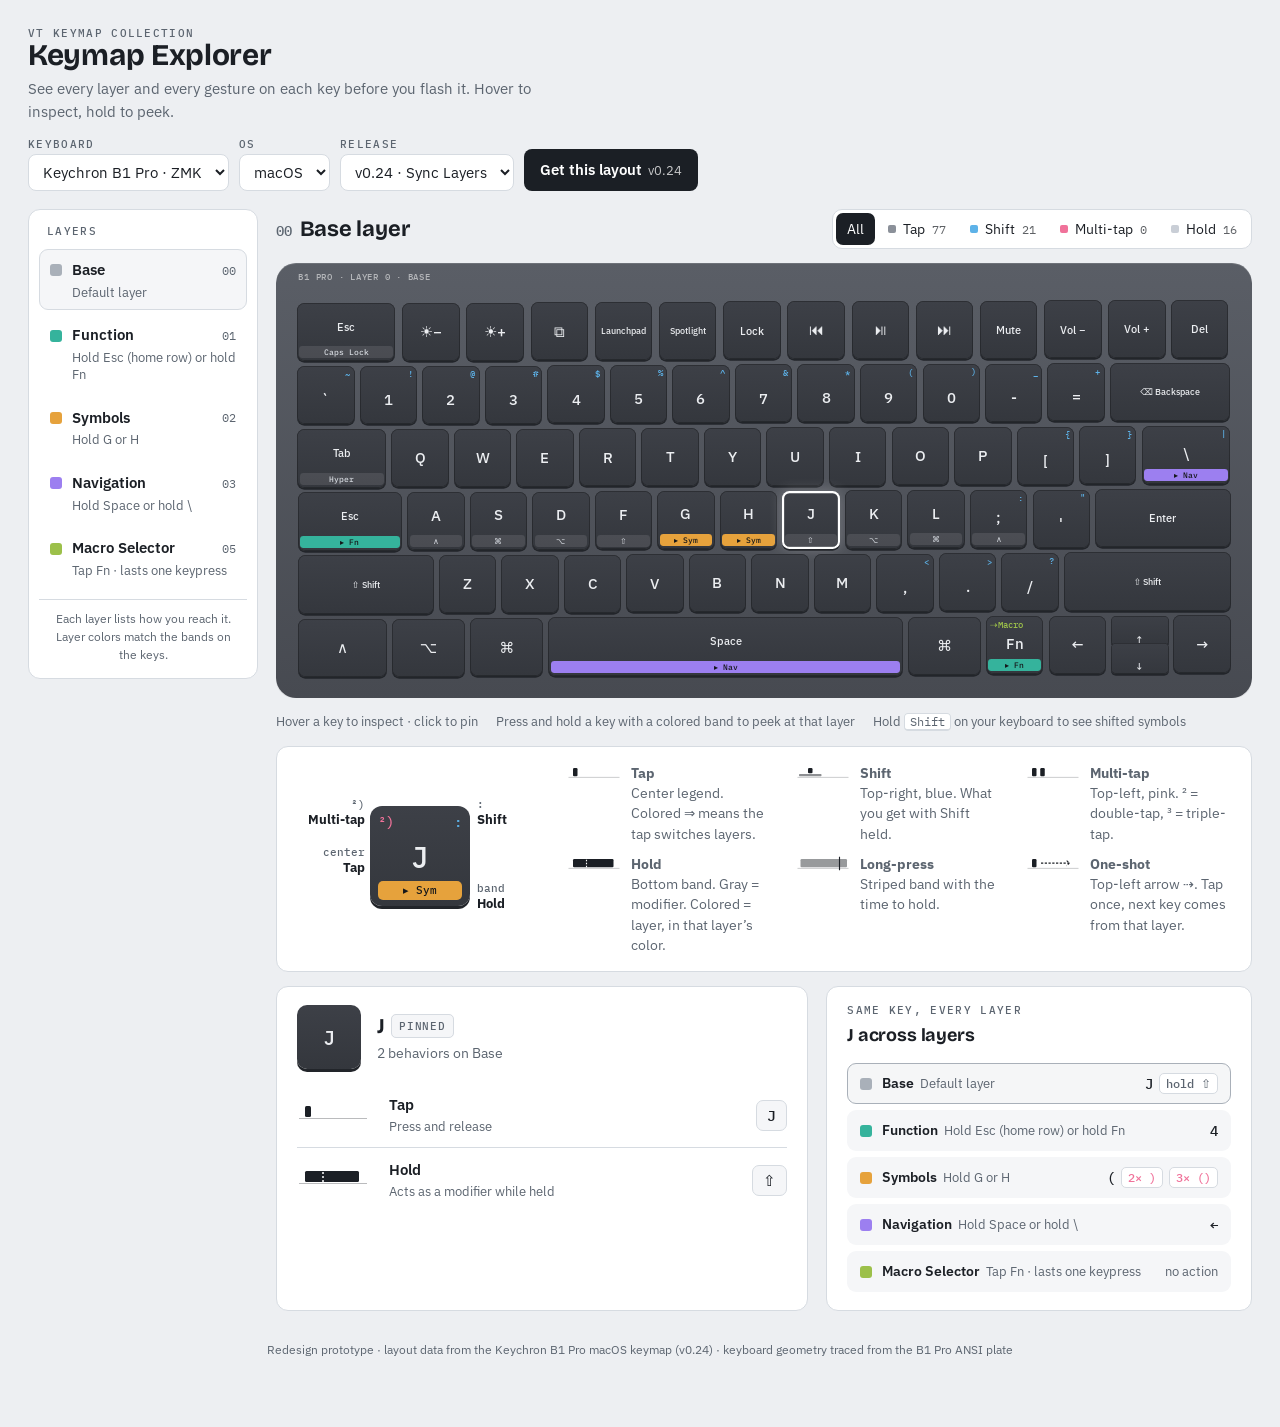
<file: design/prototype/v1-index.html>
<!doctype html><html lang="en"><head><meta charset="utf-8"><meta name="viewport" content="width=device-width,initial-scale=1"><style>[hidden]{display:none!important}</style></head><body>
<title>VT Keymap Explorer</title>
<link rel="preconnect" href="https://fonts.googleapis.com">
<link rel="stylesheet" href="https://fonts.googleapis.com/css2?family=Bricolage+Grotesque:opsz,wght@12..96,600;12..96,700&family=IBM+Plex+Sans:wght@400;500;600&family=IBM+Plex+Mono:wght@400;500&display=swap">
<style>
:root{
  --ground:#EDEFF2; --surface:#FFFFFF; --surface-2:#F5F6F8; --ink:#1B1F25; --muted:#5C6570; --line:#D6DBE1;
  --case:#5A5E66; --case-edge:#474A51; --cap:#34373D; --cap-top:#3D4047; --legend:#ECEEF1; --legend-dim:#8B9099;
  --base:#A9B0B9; --fn:#35B39C; --sym:#E6A23C; --nav:#9C7FF0; --mcro:#9CC04A;
  --shift:#5DB2E8; --multi:#F0729A; --long:#C9CED6;
  --cta:#1B1F25; --cta-ink:#FFFFFF; --focus:#3F7FD6;
  --display:"Bricolage Grotesque", "Segoe UI", system-ui, sans-serif;
  --body:"IBM Plex Sans", "Segoe UI", system-ui, sans-serif;
  --mono:"IBM Plex Mono", ui-monospace, Consolas, monospace;
}
@media (prefers-color-scheme: dark){
  :root:not([data-theme="light"]){
    color-scheme:dark;
    --ground:#111316; --surface:#191C20; --surface-2:#1F2328; --ink:#E6E9ED; --muted:#98A1AC; --line:#2B3037;
    --case:#4B4F57; --case-edge:#3A3D43; --cta:#E6E9ED; --cta-ink:#111316; --focus:#78A8F0;
  }
}
:root[data-theme="dark"]{
  color-scheme:dark;
  --ground:#111316; --surface:#191C20; --surface-2:#1F2328; --ink:#E6E9ED; --muted:#98A1AC; --line:#2B3037;
  --case:#4B4F57; --case-edge:#3A3D43; --cta:#E6E9ED; --cta-ink:#111316; --focus:#78A8F0;
}
*{box-sizing:border-box}
[hidden]{display:none!important}
body{background:var(--ground); color:var(--ink); font:15px/1.5 var(--body); padding-inline:20px; padding-block:20px 48px}
.wrap{max-width:1320px; margin:0 auto; display:grid; gap:18px}
button,select{font:inherit; color:inherit}
:focus-visible{outline:2px solid var(--focus); outline-offset:2px}
h1,h2,h3{font-family:var(--display); margin:0; text-wrap:balance; letter-spacing:-.01em}
.eyebrow{font:500 11px/1 var(--mono); letter-spacing:.12em; text-transform:uppercase; color:var(--muted)}

/* header */
.top{display:flex; flex-wrap:wrap; align-items:flex-end; justify-content:space-between; gap:16px}
.brand h1{font-size:30px; line-height:1.1}
.brand p{margin:6px 0 0; color:var(--muted); max-width:60ch}
.controls{display:flex; flex-wrap:wrap; gap:10px; align-items:center}
.field{display:grid; gap:4px}
.field select{background:var(--surface); border:1px solid var(--line); border-radius:8px; padding:7px 10px; min-width:0}
.cta{background:var(--cta); color:var(--cta-ink); border:0; border-radius:8px; padding:10px 16px; font-weight:600; cursor:pointer; align-self:flex-end}
.cta small{font-weight:400; opacity:.75; margin-left:6px}

/* get panel */
.get{background:var(--surface); border:1px solid var(--line); border-radius:12px; padding:18px 20px; display:grid; gap:14px}
.get ol{margin:0; padding:0; list-style:none; display:grid; grid-template-columns:repeat(auto-fit,minmax(220px,1fr)); gap:14px; counter-reset:s}
.get li{counter-increment:s; display:grid; gap:4px; align-content:start}
.get li::before{content:"Step " counter(s); font:500 11px/1 var(--mono); letter-spacing:.1em; text-transform:uppercase; color:var(--muted)}
.get .note{font-size:13px; color:var(--muted)}
.linkbtn{background:none; border:0; padding:0; color:var(--focus); cursor:pointer; text-decoration:underline; text-underline-offset:3px; justify-self:start}

/* main grid */
.main{display:grid; grid-template-columns:230px minmax(0,1fr); gap:18px; align-items:start}
@media (max-width:900px){ .main{grid-template-columns:1fr} }

/* layer rail */
.rail{background:var(--surface); border:1px solid var(--line); border-radius:12px; padding:10px; display:grid; gap:4px}
.rail .eyebrow{padding:6px 8px 8px}
.layer-btn{display:grid; grid-template-columns:auto 1fr auto; gap:2px 10px; align-items:center; text-align:left; background:none; border:1px solid transparent; border-radius:9px; padding:9px 10px; cursor:pointer}
.layer-btn:hover{background:var(--surface-2)}
.layer-btn[aria-pressed="true"]{background:var(--surface-2); border-color:var(--line)}
.layer-btn .sw{width:12px; height:12px; border-radius:3px; background:var(--h)}
.layer-btn .nm{font-weight:600}
.layer-btn .num{font:12px var(--mono); color:var(--muted)}
.layer-btn .how{grid-column:2 / 4; font-size:12.5px; color:var(--muted); line-height:1.35}
.rail .foot{font-size:12px; color:var(--muted); padding:10px 8px 4px; border-top:1px solid var(--line); margin-top:6px}

/* stage */
.stage{display:grid; gap:14px; min-width:0}
.bar{display:flex; flex-wrap:wrap; gap:12px; align-items:center; justify-content:space-between}
.bar h2{font-size:22px}
.bar h2 .ln{color:var(--muted); font:500 14px var(--mono); margin-right:8px}
.lens{display:inline-flex; flex-wrap:wrap; background:var(--surface); border:1px solid var(--line); border-radius:10px; padding:3px; gap:2px}
.lens button{background:none; border:0; border-radius:7px; padding:6px 11px; cursor:pointer; font-size:13.5px; display:inline-flex; gap:7px; align-items:center}
.lens button[aria-pressed="true"]{background:var(--cta); color:var(--cta-ink)}
.lens .dot{width:8px; height:8px; border-radius:2px; background:var(--c)}
.lens .ct{font:12px var(--mono); opacity:.7}

.board-scroll{overflow-x:auto; border-radius:18px}
.board{min-width:820px; position:relative; aspect-ratio:388/173; background:linear-gradient(180deg,var(--case),var(--case-edge)); border-radius:calc(8/388*100%) / calc(8/173*100%); container-type:inline-size; box-shadow:0 1px 0 rgba(255,255,255,.12) inset, 0 18px 40px -22px rgba(0,0,0,.55)}
.peekflag{position:absolute; top:.8cqw; right:1.4cqw; font:500 1.05cqw/1 var(--mono); color:#fff; background:var(--h); color:#111; padding:.45cqw .8cqw; border-radius:.5cqw; letter-spacing:.04em}
.statusline{position:absolute; top:.95cqw; left:2.3cqw; font:500 .95cqw/1 var(--mono); color:rgba(255,255,255,.55); letter-spacing:.08em; text-transform:uppercase}

.key{position:absolute; border-radius:.75cqw; background:linear-gradient(180deg,var(--cap-top),var(--cap)); box-shadow:0 .18cqw 0 #22252a, 0 0 0 .08cqw rgba(0,0,0,.35) inset; color:var(--legend);
  display:grid; grid-template-columns:1fr 1fr; grid-template-rows:auto 1fr auto; padding:.35cqw .45cqw .3cqw; cursor:pointer; user-select:none; -webkit-user-select:none; transition:transform .08s, opacity .15s, box-shadow .1s; touch-action:none; overflow:hidden}
.key:hover{transform:translateY(-.1cqw); box-shadow:0 .28cqw 0 #22252a, 0 0 0 .1cqw rgba(255,255,255,.18) inset}
.key.sel{box-shadow:0 .18cqw 0 #22252a, 0 0 0 .22cqw #fff inset, 0 0 1.4cqw rgba(255,255,255,.25)}
.key .tl{grid-area:1/1; font:500 .95cqw/1.05 var(--mono); color:var(--multi); white-space:nowrap}
.key .tr{grid-area:1/2; justify-self:end; font:500 .95cqw/1.05 var(--mono); color:var(--shift)}
.key .c{grid-area:2/1/3/3; align-self:center; justify-self:center; text-align:center; font-weight:500; font-size:1.55cqw; line-height:1.05; overflow-wrap:anywhere}
.key .c.m{font-size:1.15cqw}
.key .c.s{font-size:.92cqw; line-height:1.1}
.key .c.to{color:var(--h)}
.key .band{grid-area:3/1/4/3; margin:0 -.2cqw; border-radius:.35cqw; font:500 .82cqw/1 var(--mono); padding:.2cqw .3cqw; text-align:center; white-space:nowrap; overflow:hidden; text-overflow:ellipsis}
.band.mod{background:rgba(255,255,255,.1); color:#D5D9DF}
.band.lay{background:var(--h); color:#15171A; font-weight:500}
.band.long{background:repeating-linear-gradient(135deg,rgba(255,255,255,.16) 0 .35cqw,rgba(255,255,255,.05) .35cqw .7cqw); color:#E3E6EA}
.key.stacked{grid-template-rows:1fr; padding:.1cqw .4cqw; border-radius:.5cqw}
.key.stacked .c{font-size:1cqw}
.key.trans{background:transparent; box-shadow:0 0 0 .1cqw rgba(255,255,255,.22) inset; }
.key.trans .c,.key.trans .tl,.key.trans .tr,.key.trans .band{opacity:.38}
.key.none{background:#2E3136; box-shadow:0 .12cqw 0 #22252a; cursor:default}
.key.none:hover{transform:none}
.key.held{background:var(--h); color:#15171A; box-shadow:0 0 0 .1cqw rgba(0,0,0,.3) inset; transform:translateY(.12cqw)}
.key.held .c{font-size:.95cqw; font-family:var(--mono); color:#15171A}
.key.dim{opacity:.22}
.key.lensed .c{font-size:1.5cqw}
.key.lensed.l-shift .c{color:var(--shift)}
.key.lensed.l-multi .c{color:var(--multi)}
.key.lensed.l-hold .c{color:#E3E6EA}
.key.lensed.l-hold.tolayer .c{color:var(--h)}
.key.lensed .c small{display:block; font:500 .85cqw var(--mono); opacity:.75; margin-top:.2cqw}

.hint{font-size:13px; color:var(--muted); display:flex; flex-wrap:wrap; gap:6px 18px}
.hint kbd{font:12px var(--mono); border:1px solid var(--line); border-bottom-width:2px; border-radius:4px; padding:0 5px; background:var(--surface)}

/* decoder */
.decoder{background:var(--surface); border:1px solid var(--line); border-radius:12px; padding:16px 18px; display:grid; grid-template-columns:auto 1fr; gap:22px; align-items:center}
@media (max-width:640px){ .decoder{grid-template-columns:1fr} }
.anat{position:relative; width:250px; height:150px; margin-inline:auto}
.anat .bigcap{position:absolute; left:75px; top:22px; width:100px; height:100px; border-radius:12px; background:linear-gradient(180deg,#3D4047,#34373D); box-shadow:0 3px 0 #22252a; color:#ECEEF1; display:grid; grid-template-columns:1fr 1fr; grid-template-rows:auto 1fr auto; padding:7px 8px 6px}
.bigcap .tl{font:500 14px var(--mono); color:var(--multi)} .bigcap .tr{justify-self:end; font:500 14px var(--mono); color:var(--shift)}
.bigcap .c{grid-column:1/3; place-self:center; font-size:30px; font-weight:500}
.bigcap .band{grid-column:1/3; background:var(--sym); color:#15171A; border-radius:5px; font:500 11px/1 var(--mono); padding:4px; text-align:center}
.anat .lb{position:absolute; font:500 11px/1.25 var(--mono); color:var(--muted)}
.anat .lb b{display:block; color:var(--ink); font-family:var(--body); font-size:12.5px}
.decoder ul{list-style:none; margin:0; padding:0; display:grid; grid-template-columns:repeat(auto-fit,minmax(200px,1fr)); gap:10px 22px}
.decoder li{display:grid; grid-template-columns:auto 1fr; gap:10px; align-items:start; font-size:13.5px}
.decoder li svg{margin-top:2px; color:var(--ink)}
.decoder li b{display:block}
.decoder li span{color:var(--muted)}

/* inspector */
.insp{display:grid; grid-template-columns:minmax(0,1.25fr) minmax(0,1fr); gap:18px}
@media (max-width:1100px){ .insp{grid-template-columns:1fr} }
.panel{background:var(--surface); border:1px solid var(--line); border-radius:12px; padding:18px 20px; display:grid; gap:14px; align-content:start}
.ihead{display:flex; gap:16px; align-items:center}
.minicap{flex:none; width:64px; height:64px; border-radius:10px; background:linear-gradient(180deg,#3D4047,#34373D); color:#ECEEF1; display:grid; place-items:center; font-weight:500; font-size:20px; box-shadow:0 3px 0 #22252a; text-align:center; line-height:1.05; padding:4px; overflow-wrap:anywhere}
.minicap.sm{font-size:13px}
.ihead h3{font-size:21px}
.ihead .sub{color:var(--muted); font-size:13.5px}
.pin{font:500 11px/1 var(--mono); letter-spacing:.08em; text-transform:uppercase; padding:4px 7px; border-radius:5px; background:var(--surface-2); border:1px solid var(--line); color:var(--muted); margin-left:6px; vertical-align:3px}
.glist{display:grid; gap:0; margin:0; padding:0; list-style:none}
.glist li{display:grid; grid-template-columns:78px minmax(0,1fr) auto; gap:14px; align-items:center; padding:11px 0; border-top:1px solid var(--line)}
.glist li:first-child{border-top:0}
.glist .gn{font-weight:600}
.glist .gd{font-size:13px; color:var(--muted)}
.out{font:500 15px var(--mono); padding:5px 10px; border-radius:7px; background:var(--surface-2); border:1px solid var(--line); white-space:nowrap; justify-self:end}
.out.lay{background:color-mix(in srgb, var(--h) 20%, var(--surface)); border-color:color-mix(in srgb, var(--h) 55%, var(--line))}
.tsvg{color:var(--c, var(--ink))}
.empty{color:var(--muted); font-size:14px}
.notes{font-size:13.5px; color:var(--muted); border-top:1px solid var(--line); padding-top:12px}

.across{margin:0; padding:0; list-style:none; display:grid; gap:6px}
.across button{width:100%; display:grid; grid-template-columns:12px minmax(0,1fr) auto; gap:4px 10px; align-items:center; text-align:left; background:var(--surface-2); border:1px solid transparent; border-radius:9px; padding:9px 12px; cursor:pointer}
.across button:hover{border-color:var(--line)}
.across button[aria-current="true"]{border-color:var(--h); background:color-mix(in srgb, var(--h) 12%, var(--surface))}
.across .sw{width:12px; height:12px; border-radius:3px; background:var(--h)}
.across .ln{font-weight:600; font-size:14px}
.across .ln span{font-weight:400; color:var(--muted); font-size:12.5px; margin-left:6px}
.across .v{font:500 14px var(--mono); display:flex; gap:6px; align-items:center; justify-self:end; flex-wrap:wrap; justify-content:flex-end}
.across .v .x{font-size:11.5px; padding:2px 6px; border-radius:5px; background:var(--surface); border:1px solid var(--line); color:var(--muted)}
.across .v .x.m{color:var(--multi)} .across .v .x.s{color:var(--shift)}
.across .v.muted{color:var(--muted); font-family:var(--body); font-size:13px; font-weight:400}
.foot{font-size:12px; color:var(--muted); text-align:center}
@media (prefers-reduced-motion: reduce){ .key{transition:none} }
</style>

<div class="wrap">
  <header class="top">
    <div class="brand">
      <div class="eyebrow">VT Keymap Collection</div>
      <h1>Keymap Explorer</h1>
      <p>See every layer and every gesture on each key before you flash it. Hover to inspect, hold to peek.</p>
    </div>
    <div class="controls">
      <label class="field"><span class="eyebrow">Keyboard</span>
        <select id="kb"><option>Keychron B1 Pro · ZMK</option></select></label>
      <label class="field"><span class="eyebrow">OS</span>
        <select id="os"><option>macOS</option></select></label>
      <label class="field"><span class="eyebrow">Release</span>
        <select id="ver"><option>v0.24 · Sync Layers</option></select></label>
      <button class="cta" id="getBtn" aria-expanded="false" aria-controls="get">Get this layout<small>v0.24</small></button>
    </div>
  </header>

  <section class="get" id="get" hidden>
    <h3 style="font-size:18px">Flash v0.24 to your B1 Pro</h3>
    <ol>
      <li><b>Download the release</b><span class="note">Keychron B1 Pro · ZMK · macOS layers · .zip</span><span class="note">(Download is disabled in this prototype.)</span></li>
      <li><b>Enter the bootloader</b><span class="note">Hold Esc (home row) to reach Function, then long-press Boot for 3 seconds.</span><button class="linkbtn" id="showBoot">Show me the Boot key</button></li>
      <li><b>Flash the firmware</b><span class="note">Follow the release notes in the .zip for your OS. Your old layout stays on the board until you flash.</span></li>
    </ol>
  </section>

  <div class="main">
    <nav class="rail" aria-label="Layers">
      <div class="eyebrow">Layers</div>
      <div id="layers" style="display:grid;gap:4px"></div>
      <div class="foot">Each layer lists how you reach it. Layer colors match the bands on the keys.</div>
    </nav>

    <div class="stage">
      <div class="bar">
        <h2 id="layerTitle"></h2>
        <div class="lens" id="lens" role="group" aria-label="Show gesture"></div>
      </div>

      <div class="board-scroll"><div class="board" id="board"></div></div>
      <div class="hint">
        <span>Hover a key to inspect · click to pin</span>
        <span>Press and hold a key with a colored band to peek at that layer</span>
        <span>Hold <kbd>Shift</kbd> on your keyboard to see shifted symbols</span>
      </div>

      <section class="decoder" aria-label="How to read a key">
        <div class="anat" aria-hidden="true">
          <div class="bigcap"><span class="tl">²)</span><span class="tr">:</span><span class="c">J</span><span class="band">▸ Sym</span></div>
          <div class="lb" style="left:0;top:14px;width:70px;text-align:right">²)<b>Multi-tap</b></div>
          <div class="lb" style="left:182px;top:14px">:<b>Shift</b></div>
          <div class="lb" style="left:0;top:62px;width:70px;text-align:right">center<b>Tap</b></div>
          <div class="lb" style="left:182px;top:98px">band<b>Hold</b></div>
        </div>
        <ul id="decoderList"></ul>
      </section>

      <div class="insp">
        <section class="panel" id="gestures" aria-live="polite"></section>
        <section class="panel" id="acrossPanel"></section>
      </div>
    </div>
  </div>
  <p class="foot">Redesign prototype · layout data from the Keychron B1 Pro macOS keymap (v0.24) · keyboard geometry traced from the B1 Pro ANSI plate</p>
</div>

<script>
/* ---------- geometry (388 × 173 units) ---------- */
const GRID=[[[8.27,16.01,47.5,38.96],[50.19,15.89,73.04,38.84],[75.73,15.77,98.58,38.84],[101.27,15.65,124.12,38.71],[126.69,15.53,149.54,38.59],[152.23,15.4,175.08,38.47],[177.77,15.28,200.62,38.35],[203.31,15.16,226.15,38.23],[228.84,15.16,251.57,38.23],[254.26,15.04,277.11,38.11],[279.8,14.92,302.65,37.99],[305.34,14.8,328.19,37.86],[330.88,14.68,353.73,37.74],[355.7,14.55,378.54,37.62]],
[[8.39,41.07,31.24,64.13],[33.33,40.94,56.18,64.01],[58.14,40.94,80.99,64.01],[82.96,40.82,105.81,63.89],[107.9,40.7,130.75,63.77],[132.71,40.58,155.56,63.65],[157.53,40.46,180.38,63.52],[182.47,40.34,205.31,63.4],[207.28,40.21,230.13,63.28],[232.1,40.21,254.95,63.16],[257.03,40.09,279.88,63.16],[281.85,39.97,304.7,63.04],[306.67,39.85,329.51,62.92],[331.6,39.73,379.27,62.79]],
[[8.51,66.12,43.77,89.31],[45.86,66,68.71,89.06],[70.67,66,93.52,88.94],[95.49,65.88,118.34,88.94],[120.43,65.75,143.27,88.82],[145.24,65.63,168.09,88.7],[170.06,65.51,192.91,88.58],[194.99,65.39,217.84,88.46],[219.81,65.39,242.66,88.46],[244.75,65.27,267.47,88.33],[269.56,65.15,292.41,88.21],[294.38,65.02,317.23,88.09],[319.31,64.9,342.04,87.97],[344.13,64.78,379.39,87.85]],
[[8.63,91.17,50.15,114.36],[52.12,91.17,74.97,114.12],[77.06,91.05,99.79,114.12],[101.87,90.93,124.72,114],[126.69,90.81,149.54,113.87],[151.63,90.69,174.35,113.75],[176.44,90.56,199.29,113.63],[201.26,90.56,224.11,113.51],[226.19,90.44,249.04,113.51],[251.01,90.32,273.86,113.39],[275.83,90.2,298.67,113.27],[300.76,90.08,323.49,113.14],[325.58,89.83,379.51,113.02]],
[[8.75,116.23,62.68,139.41],[64.65,116.1,87.5,139.17],[89.59,116.1,112.31,139.17],[114.4,115.98,137.25,139.05],[139.22,115.86,162.07,138.93],[164.15,115.74,186.88,138.81],[188.97,115.62,211.82,138.68],[213.79,115.5,236.63,138.56],[238.72,115.5,261.45,138.56],[263.54,115.37,286.39,138.44],[288.35,115.25,311.2,138.32],[313.29,115.01,379.63,138.2]],
[[8.87,141.52,44.13,164.59],[46.1,141.4,75.21,164.47],[77.18,141.16,106.29,164.34],[108.26,140.55,249.16,164.1],[251.25,140.55,280.24,163.62],[282.21,140.43,305.06,163.49],[307.15,140.31,330,163.37],[[331.96,140.31,354.81,152.3],[331.96,151.25,354.81,163.25]],[356.78,140.06,379.63,163.13]]];

/* ---------- structured binding model ----------
   t  tap output          sh  shifted output
   h  hold → modifier     hl  hold → layer (while held)
   x2 / x3  double / triple tap
   lp long-press output (lpt = time)
   to tap → switch layer  os  tap → one-shot layer (next key only)
   n  free-text note */
const T='T', k=(t,o={})=>({t,...o});
const L={
 base:{num:0,name:'Base',short:'Base',hue:'var(--base)',how:'Default layer'},
 fn:{num:1,name:'Function',short:'Fn',hue:'var(--fn)',how:'Hold Esc (home row) or hold Fn'},
 sym:{num:2,name:'Symbols',short:'Sym',hue:'var(--sym)',how:'Hold G or H'},
 nav:{num:3,name:'Navigation',short:'Nav',hue:'var(--nav)',how:'Hold Space or hold \\'},
 mcro:{num:5,name:'Macro Selector',short:'Macro',hue:'var(--mcro)',how:'Tap Fn · lasts one keypress'},
};
const HELD={fn:['3-0','5-5'],sym:['3-5','3-6'],nav:['5-3','2-13'],mcro:['5-5']};
const N=null;
L.base.rows=[
 [k('Esc',{h:'Caps Lock'}),k('☀−',{n:'Brightness down'}),k('☀+',{n:'Brightness up'}),k('⧉',{n:'Mission Control'}),k('Launch­pad'),k('Spot­light'),k('Lock'),k('⏮',{n:'Previous track'}),k('⏯',{n:'Play / pause'}),k('⏭',{n:'Next track'}),k('Mute'),k('Vol −'),k('Vol +'),k('Del')],
 [k('`',{sh:'~'}),k('1',{sh:'!'}),k('2',{sh:'@'}),k('3',{sh:'#'}),k('4',{sh:'$'}),k('5',{sh:'%'}),k('6',{sh:'^'}),k('7',{sh:'&'}),k('8',{sh:'*'}),k('9',{sh:'('}),k('0',{sh:')'}),k('-',{sh:'_'}),k('=',{sh:'+'}),k('⌫ Back­space')],
 [k('Tab',{h:'Hyper',n:'Hyper = Ctrl + Shift + ⌘ + Option pressed together.'}),k('Q'),k('W'),k('E'),k('R'),k('T'),k('Y'),k('U'),k('I'),k('O'),k('P'),k('[',{sh:'{'}),k(']',{sh:'}'}),k('\\',{sh:'|',hl:'nav'})],
 [k('Esc',{hl:'fn'}),k('A',{h:'∧'}),k('S',{h:'⌘'}),k('D',{h:'⌥'}),k('F',{h:'⇧'}),k('G',{hl:'sym'}),k('H',{hl:'sym'}),k('J',{h:'⇧'}),k('K',{h:'⌥'}),k('L',{h:'⌘'}),k(';',{h:'∧',sh:':'}),k("'",{sh:'"'}),k('Enter')],
 [k('⇧ Shift'),k('Z'),k('X'),k('C'),k('V'),k('B'),k('N'),k('M'),k(',',{sh:'<'}),k('.',{sh:'>'}),k('/',{sh:'?'}),k('⇧ Shift')],
 [k('∧'),k('⌥'),k('⌘'),k('Space',{hl:'nav'}),k('⌘'),k('Fn',{os:'mcro',hl:'fn'}),k('←'),[k('↑'),k('↓')],k('→')]];
const F13=['F13','F14','F15','F16','F17','F18','F19','F20','F21','F22','F23','F24'].map(x=>k(x));
L.fn.rows=[
 [k('Base',{to:'base'}),...['F1','F2','F3','F4','F5','F6','F7','F8','F9','F10','F11','F12'].map(x=>k(x)),k('Del')],
 [T,k('BT 1',{x2:'Pair BT 1',n:'Tap selects Bluetooth profile 1. Double-tap starts pairing.'}),k('BT 2',{x2:'Pair BT 2'}),k('BT 3',{x2:'Pair BT 3'}),k('2.4G',{n:'Switch to the 2.4 GHz dongle.'}),T,T,k('×'),k('÷'),k('+'),k('−'),k('Boot',{lp:'Bootloader',lpt:'3 s',n:'Tap does nothing. Hold 3 seconds to enter the bootloader for flashing.'}),k('Search'),T],
 [T,T,T,T,k('2.4G'),T,k('Del'),k('7'),k('8'),k('9'),k('⌫'),T,T,N],
 [N,k('∧'),k('⌘'),k('⌥'),k('⇧'),T,k('Tab'),k('4'),k('5'),k('6'),k('Enter'),T,T],
 [T,T,T,T,T,T,k(','),k('1'),k('2'),k('3'),k('.'),k('⌃⌘Space',{n:'Opens the emoji & symbols picker.'})],
 [T,T,T,k('0'),k('∧'),N,k('Home'),[k('PgUp'),k('PgDn')],k('End')]];
L.sym.rows=[
 [k('Base',{to:'base'}),...F13,T],
 [T,T,T,T,T,T,T,T,T,T,k('⌘0',{n:'Reset zoom'}),k('⌘−',{n:'Zoom out'}),k('⌘=',{n:'Zoom in'}),T],
 [k('`'),k('!'),k('@'),k('#'),k('$'),k('%'),k('^'),k('&'),k('*'),k('-',{x2:'_'}),k('=',{x2:'+'}),T,T,T],
 [k('~'),k('∧'),k('⌘'),k('⌥'),k('⇧'),N,N,k('(',{x2:')',x3:'()',n:'Triple-tap types both brackets.'}),k('{',{x2:'}',x3:'{}'}),k('[',{x2:']',x3:'[]'}),T,T,k('=')],
 [T,N,N,N,N,N,N,N,k('<'),k('>'),k('?'),k('⌃⌘Space',{n:'Opens the emoji & symbols picker.'})],
 [T,T,T,T,T,T,k('←'),[k('↑'),k('↓')],k('→')]];
L.nav.rows=[
 [k('Base',{to:'base'}),...F13,T],
 [N,N,N,k('#'),N,k('Wheel ↓'),N,N,k('Space'),N,k('Btn 1'),k('Mouse ↑'),k('Btn 2'),N],
 [N,k('⌘Q'),k('⌘W'),k('Wheel ←'),k('Wheel ↑'),k('Wheel →'),k('⌘Y'),k('Del'),k('↑'),k('⌫'),k('Mouse ←'),k('Mouse ↓'),k('Mouse →'),N],
 [N,k('∧'),k('⌘'),k('⌥'),k('⇧'),N,k('Home'),k('←'),k('↓'),k('→'),k('End'),N,N],
 [N,k('⌘Z'),k('⌘X'),k('⌘C',{x2:'⌘⇧C',x3:'⌃⇧C',n:'Copy · double-tap copies without formatting · triple-tap copies in terminal.'}),k('⌘V',{x2:'⌃V',x3:'⌃⇧V',n:'Paste · double and triple tap send the Ctrl variants for terminal apps.'}),k('⌘B'),k('PgUp'),k('PgDn'),k('⌃⇧Tab',{n:'Previous tab'}),k('⌃Tab',{n:'Next tab'}),k('⌘⇧/',{n:'Help menu search'}),N],
 [k('Speed 1'),k('Speed 2'),k('Speed 3'),N,N,N,k('←'),[k('↑'),k('↓')],k('→')]];
const blank=n=>Array(n).fill(N);
L.mcro.rows=[[k('Base',{to:'base'}),...blank(13)],[N,k('Function',{to:'fn'}),k('Symbols',{to:'sym'}),k('Naviga­tion',{to:'nav'}),k('Reserved',{to:'res'}),...blank(9)],blank(14),blank(13),blank(12),[N,N,N,N,N,N,N,[N,N],N]];
const ORDER=['base','fn','sym','nav','mcro'];

/* ---------- helpers ---------- */
const raw=(lid,r,c,s)=>{let v=L[lid].rows[r][c]; if(Array.isArray(v)) v=v[s??0]; return v};
function resolve(lid,r,c,s){
  const v=raw(lid,r,c,s), id=kid(r,c,s);
  if((HELD[lid]||[]).includes(id)) return {kind:'held'};
  if(v===T) return {kind:'trans', b:raw('base',r,c,s)};
  if(v==null) return {kind:'none'};
  return {kind:'key', b:v};
}
const kid=(r,c,s)=>s==null?`${r}-${c}`:`${r}-${c}-${s}`;
const esc=s=>String(s).replace(/[&<>"]/g,m=>({'&':'&amp;','<':'&lt;','>':'&gt;','"':'&quot;'}[m]));
const clean=s=>String(s).replace(/­/g,'');
function keyName(r,c,s){
  const b=raw('base',r,c,s); let n=clean(b.t);
  if(r===3&&c===0) n='Esc (home row)'; if(r===0&&c===0) n='Esc (top row)';
  if(r===4) n= c===0?'Left Shift': c===11?'Right Shift':n;
  if(r===5&&c===2) n='Left ⌘'; if(r===5&&c===4) n='Right ⌘';
  return n;
}
function gestures(b){
  const g=[];
  if(!b) return g;
  if(b.to) g.push({g:'tap',name:'Tap',d: b.to==='res'?'Locks the Reserved layer':'Locks the '+L[b.to].name+' layer on',out:'⇒ '+(b.to==='res'?'Reserved':L[b.to].name),lay:b.to==='res'?null:b.to});
  else if(b.os) g.push({g:'os',name:'Tap',d:'Next key comes from '+L[b.os].name,out:L[b.os].name+' ×1',lay:b.os});
  else if(b.lp) g.push({g:'tap',name:'Tap',d:'No action on a short press',out:'—'});
  else g.push({g:'tap',name:'Tap',d:'Press and release',out:clean(b.t)});
  if(b.sh) g.push({g:'shift',name:'Shift + tap',d:'With either Shift held',out:b.sh});
  if(b.x2) g.push({g:'x2',name:'Double-tap',d:'Two quick taps',out:b.x2});
  if(b.x3) g.push({g:'x3',name:'Triple-tap',d:'Three quick taps',out:b.x3});
  if(b.hl) g.push({g:'hold',name:'Hold',d:'Layer is active while held',out:L[b.hl].name+' layer',lay:b.hl});
  if(b.h) g.push({g:'hold',name:'Hold',d:'Acts as a modifier while held',out:b.h});
  if(b.lp) g.push({g:'long',name:'Long-press',d:'Hold for '+b.lpt,out:b.lp,time:b.lpt});
  return g;
}
const GC={tap:'var(--ink)',os:'var(--ink)',shift:'var(--shift)',x2:'var(--multi)',x3:'var(--multi)',hold:'var(--ink)',long:'var(--muted)'};
function timing(g){
  const P=x=>`<rect x="${x}" y="4" width="6" height="11" rx="1.5" fill="currentColor"/>`;
  let body='<line x1="2" y1="16.5" x2="70" y2="16.5" stroke="currentColor" stroke-opacity=".3"/>';
  if(g==='tap') body+=P(8);
  if(g==='x2') body+=P(8)+P(19);
  if(g==='x3') body+=P(8)+P(19)+P(30);
  if(g==='shift') body+=`<rect x="4" y="12" width="30" height="3" rx="1" fill="currentColor" fill-opacity=".5"/>`+P(16).replace('height="11"','height="7"');
  if(g==='hold') body+=`<rect x="8" y="4" width="54" height="11" rx="1.5" fill="currentColor"/><line x1="26" y1="1" x2="26" y2="19" stroke="var(--surface)" stroke-width="1.5" stroke-dasharray="2 2"/>`;
  if(g==='long') body+=`<rect x="6" y="4" width="62" height="11" rx="1.5" fill="currentColor" fill-opacity=".45"/><line x1="58" y1="1" x2="58" y2="19" stroke="currentColor" stroke-width="1.5"/>`;
  if(g==='os') body+=P(8)+`<path d="M20 9.5h38l-4-3.5M58 9.5l-4 3.5" fill="none" stroke="currentColor" stroke-width="1.4" stroke-dasharray="3 2"/>`;
  return `<svg class="tsvg" width="72" height="20" viewBox="0 0 72 20" aria-hidden="true">${body}</svg>`;
}

/* ---------- state ---------- */
let state={layer:'base',lens:'all',pinned:'3-7',hover:null,peek:null};
try{const s=JSON.parse(localStorage.getItem('kx')||'{}'); if(s.layer&&L[s.layer]) state.layer=s.layer; if(s.lens) state.lens=s.lens;}catch(e){}
const save=()=>{try{localStorage.setItem('kx',JSON.stringify({layer:state.layer,lens:state.lens}))}catch(e){}};
const viewLayer=()=>state.peek||state.layer;
let shiftHeld=false;
const effLens=()=>shiftHeld&&state.lens==='all'?'shift':state.lens;

/* ---------- rendering ---------- */
const board=document.getElementById('board');
function capHTML(res,lens,lid){
  if(res.kind==='none') return {cls:'none',html:''};
  if(res.kind==='held') return {cls:'held',html:`<span class="c">held</span>`};
  const b=res.b, cls=[res.kind==='trans'?'trans':''];
  const lenLen=s=>clean(s).length;
  const size=s=>lenLen(s)<=2?'':lenLen(s)<=5?'m':'s';
  if(lens!=='all'&&res.kind==='key'){
    let v=null, sub='', lay=null;
    if(lens==='tap'){v=b.to?'⇒ '+(L[b.to]?.short||'Res'):b.os?'Macro ×1':b.lp?null:b.t; lay=b.to||b.os}
    if(lens==='shift') v=b.sh;
    if(lens==='multi'&&b.x2){v=b.x2; if(b.x3) sub='3× '+b.x3}
    if(lens==='hold'){ if(b.hl){v='▸ '+L[b.hl].short; lay=b.hl} else if(b.h) v=b.h; else if(b.lp){v=b.lp; sub=b.lpt}}
    if(v==null) return {cls:'dim',html:`<span class="c ${size(b.t)}">${esc(b.t)}</span>`};
    cls.push('lensed','l-'+lens); if(lay&&lens==='hold') cls.push('tolayer');
    const st=lay?` style="--h:${L[lay]?.hue||'#fff'}"`:'';
    return {cls:cls.join(' '),html:`<span class="c ${size(v)} ${lay&&lens==='tap'?'to':''}"${st}>${esc(v)}${sub?`<small>${esc(sub)}</small>`:''}</span>`,h:lay&&L[lay]?.hue};
  }
  if(lens!=='all'&&res.kind==='trans') return {cls:'trans dim',html:''};
  let html='';
  if(b.os) html+=`<span class="tl" style="color:${L[b.os].hue}">⇢${L[b.os].short}</span>`;
  if(b.x2){ const t=b.x3&&(clean(b.x2)+clean(b.x3)).length<=4?`²${b.x2} ³${b.x3}`:`²${b.x2}${b.x3?'…':''}`; html+=`<span class="tl">${esc(t)}</span>`}
  if(b.sh) html+=`<span class="tr">${esc(b.sh)}</span>`;
  let label=b.t, isTo=false, hue=null;
  if(b.to){label='⇒ '+b.t; isTo=true; hue=b.to==='res'?'#C9CED6':L[b.to].hue}
  html+=`<span class="c ${size(label)} ${isTo?'to':''}">${esc(label)}</span>`;
  if(b.hl) html+=`<span class="band lay" style="--h:${L[b.hl].hue}">▸ ${L[b.hl].short}</span>`;
  else if(b.h) html+=`<span class="band mod">${esc(b.h)}</span>`;
  else if(b.lp) html+=`<span class="band long">${esc(b.lpt)} ▸ ${esc(b.lp)}</span>`;
  return {cls:cls.join(' '),html,h:hue};
}
function renderBoard(){
  const lid=viewLayer(), lens=effLens(); let out='';
  if(state.peek) out+=`<div class="peekflag" style="--h:${L[lid].hue}">PEEKING · ${L[lid].name.toUpperCase()} · release to return</div>`;
  out+=`<div class="statusline">B1 Pro · layer ${L[lid].num} · ${L[lid].name}</div>`;
  GRID.forEach((row,r)=>row.forEach((g,c)=>{
    const subs=Array.isArray(g[0])?g.map((gg,s)=>[gg,s]):[[g,null]];
    subs.forEach(([gg,s])=>{
      const id=kid(r,c,s), res=resolve(lid,r,c,s), cap=capHTML(res,lens,lid);
      const [x0,y0,x1,y1]=gg;
      const sel=(state.hover||state.pinned)===id?' sel':'';
      const st=`left:${x0/388*100}%;top:${y0/173*100}%;width:${(x1-x0)/388*100}%;height:${(y1-y0)/173*100}%;--h:${res.kind==='held'?L[lid].hue:(cap.h||'#fff')}`;
      const b=res.b, hl=res.kind==='key'&&b&&b.hl?` data-hl="${b.hl}"`:'';
      out+=`<div class="key ${cap.cls}${s!=null?' stacked':''}${sel}" data-id="${id}"${hl} style="${st}" role="button" tabindex="${res.kind==='none'?-1:0}" aria-label="${esc(keyName(r,c,s))}">${cap.html}</div>`;
    });
  }));
  board.innerHTML=out;
}
function renderLayers(){
  document.getElementById('layers').innerHTML=ORDER.map(id=>{const l=L[id];
    return `<button class="layer-btn" data-layer="${id}" aria-pressed="${state.layer===id}" style="--h:${l.hue}"><span class="sw"></span><span class="nm">${l.name}</span><span class="num">${String(l.num).padStart(2,'0')}</span><span class="how">${esc(l.how)}</span></button>`}).join('');
  const l=L[viewLayer()];
  document.getElementById('layerTitle').innerHTML=`<span class="ln">${String(l.num).padStart(2,'0')}</span>${l.name} layer`;
}
function lensCounts(lid){
  const c={all:0,tap:0,shift:0,multi:0,hold:0};
  L[lid].rows.flat(2).forEach(b=>{ if(!b||b===T) return; c.all++; if(!b.lp) c.tap++; if(b.sh) c.shift++; if(b.x2) c.multi++; if(b.h||b.hl||b.lp) c.hold++; });
  return c;
}
function renderLens(){
  const c=lensCounts(viewLayer()), eff=effLens();
  const items=[['all','All','var(--ink)'],['tap','Tap','var(--legend-dim)'],['shift','Shift','var(--shift)'],['multi','Multi-tap','var(--multi)'],['hold','Hold','var(--long)']];
  document.getElementById('lens').innerHTML=items.map(([id,n,col])=>`<button data-lens="${id}" aria-pressed="${eff===id}" style="--c:${col}">${id!=='all'?'<span class="dot"></span>':''}${n}${id!=='all'?` <span class="ct">${c[id]}</span>`:''}</button>`).join('');
}
function parseId(id){const [r,c,s]=id.split('-').map(Number); return [r,c,Number.isNaN(s)?null:s]}
function renderInspector(){
  const id=state.hover||state.pinned, gp=document.getElementById('gestures'), ap=document.getElementById('acrossPanel');
  if(!id){gp.innerHTML='<p class="empty">Hover or click a key to see everything it does.</p>'; ap.innerHTML=''; return}
  const [r,c,s]=parseId(id), lid=viewLayer(), res=resolve(lid,r,c,s), name=keyName(r,c,s);
  const pinned=!state.hover||state.hover===state.pinned;
  let b=res.b, gl=[], sub='';
  if(res.kind==='key'){gl=gestures(b); sub=`${gl.length} ${gl.length===1?'behavior':'behaviors'} on ${L[lid].name}`}
  else if(res.kind==='trans'){gl=gestures(b); sub=`Falls through to Base on ${L[lid].name}`}
  else if(res.kind==='held') sub=`This is the key you hold to reach ${L[lid].name}`;
  else sub=`No action on ${L[lid].name}`;
  const cap=res.kind==='key'||res.kind==='trans'?clean(b.to?'⇒ '+b.t:b.t):res.kind==='held'?'held':'—';
  let h=`<div class="ihead"><div class="minicap ${cap.length>3?'sm':''}">${esc(cap)}</div><div><h3>${esc(name)}${pinned&&state.pinned===id?'<span class="pin">Pinned</span>':''}</h3><div class="sub">${esc(sub)}</div></div></div>`;
  if(gl.length){
    h+='<ul class="glist">'+gl.map(g=>`<li style="--c:${GC[g.g]}"><span>${timing(g.g)}</span><span><div class="gn">${g.name}</div><div class="gd">${esc(g.d)}</div></span><span class="out ${g.lay?'lay':''}" style="${g.lay?`--h:${L[g.lay].hue}`:''}">${esc(g.out)}</span></li>`).join('')+'</ul>';
  }
  if(b&&b.n&&res.kind!=='none') h+=`<div class="notes">${esc(b.n)}</div>`;
  gp.innerHTML=h;
  // across layers
  let a=`<div><div class="eyebrow">Same key, every layer</div><h3 style="font-size:18px;margin-top:6px">${esc(name)} across layers</h3></div><ul class="across">`;
  ORDER.forEach(l=>{
    const rr=resolve(l,r,c,s); let v='';
    if(rr.kind==='key'){const bb=rr.b; const main=bb.to?'⇒ '+clean(bb.t):bb.os?clean(bb.t):bb.lp?'—':clean(bb.t);
      v=`<span class="v">${esc(main)}${bb.sh?`<span class="x s">⇧ ${esc(bb.sh)}</span>`:''}${bb.x2?`<span class="x m">2× ${esc(bb.x2)}</span>`:''}${bb.x3?`<span class="x m">3× ${esc(bb.x3)}</span>`:''}${bb.hl?`<span class="x">hold ▸ ${L[bb.hl].short}</span>`:bb.h?`<span class="x">hold ${esc(bb.h)}</span>`:''}${bb.lp?`<span class="x">${esc(bb.lpt)} ${esc(bb.lp)}</span>`:''}</span>`}
    else if(rr.kind==='trans') v=`<span class="v muted">same as Base</span>`;
    else if(rr.kind==='held') v=`<span class="v muted">held to get here</span>`;
    else v=`<span class="v muted">no action</span>`;
    a+=`<li><button data-goto="${l}" aria-current="${l===lid}" style="--h:${L[l].hue}"><span class="sw"></span><span class="ln">${L[l].name}<span>${esc(L[l].how)}</span></span>${v}</button></li>`;
  });
  ap.innerHTML=a+'</ul>';
}
function renderDecoder(){
  const ic=g=>timing(g).replace('width="72"','width="54"').replace('height="20"','height="15"');
  const items=[
    ['tap','Tap','Center legend. Colored ⇒ means the tap switches layers.'],
    ['shift','Shift','Top-right, blue. What you get with Shift held.'],
    ['x2','Multi-tap','Top-left, pink. ² = double-tap, ³ = triple-tap.'],
    ['hold','Hold','Bottom band. Gray = modifier. Colored = layer, in that layer’s color.'],
    ['long','Long-press','Striped band with the time to hold.'],
    ['os','One-shot','Top-left arrow ⇢. Tap once, next key comes from that layer.'],
  ];
  document.getElementById('decoderList').innerHTML=items.map(([g,n,d])=>`<li><span style="color:${GC[g]}">${ic(g)}</span><span><b>${n}</b><span>${d}</span></span></li>`).join('');
}
function renderAll(){renderLayers();renderLens();renderBoard();renderInspector()}

/* ---------- interaction ---------- */
let pressTimer=null, pressId=null, peeking=false;
board.addEventListener('pointerover',e=>{const k=e.target.closest('.key'); if(!k||k.classList.contains('none')) return; if(state.hover!==k.dataset.id){state.hover=k.dataset.id; markSel(); renderInspector()}});
board.addEventListener('pointerleave',()=>{ if(state.hover){state.hover=null; markSel(); renderInspector()} });
board.addEventListener('pointerdown',e=>{const k=e.target.closest('.key'); if(!k||k.classList.contains('none')) return; pressId=k.dataset.id;
  if(k.dataset.hl){ pressTimer=setTimeout(()=>{peeking=true; state.peek=k.dataset.hl; renderAll()},230) } });
window.addEventListener('pointerup',()=>{
  clearTimeout(pressTimer);
  if(peeking){peeking=false; state.peek=null; renderAll(); pressId=null; return}
  if(pressId){state.pinned=pressId; state.hover=null; pressId=null; markSel(); renderInspector()}
});
board.addEventListener('keydown',e=>{const k=e.target.closest('.key'); if(k&&(e.key==='Enter'||e.key===' ')){e.preventDefault(); state.pinned=k.dataset.id; markSel(); renderInspector()}});
board.addEventListener('focusin',e=>{const k=e.target.closest('.key'); if(k){state.hover=k.dataset.id; renderInspector()}});
function markSel(){const cur=state.hover||state.pinned; board.querySelectorAll('.key').forEach(k=>k.classList.toggle('sel',k.dataset.id===cur))}
document.getElementById('layers').addEventListener('click',e=>{const b=e.target.closest('[data-layer]'); if(!b) return; state.layer=b.dataset.layer; save(); renderAll()});
document.getElementById('lens').addEventListener('click',e=>{const b=e.target.closest('[data-lens]'); if(!b) return; state.lens=b.dataset.lens; save(); renderLens(); renderBoard()});
document.getElementById('acrossPanel').addEventListener('click',e=>{const b=e.target.closest('[data-goto]'); if(!b) return; state.layer=b.dataset.goto; save(); renderAll()});
window.addEventListener('keydown',e=>{ if(e.key==='Shift'&&!shiftHeld){shiftHeld=true; renderLens(); renderBoard()} if(e.key==='Escape'){state.pinned=null; renderAll()} });
window.addEventListener('keyup',e=>{ if(e.key==='Shift'){shiftHeld=false; renderLens(); renderBoard()} });
window.addEventListener('blur',()=>{ if(shiftHeld){shiftHeld=false; renderLens(); renderBoard()} });
const getBtn=document.getElementById('getBtn'), get=document.getElementById('get');
getBtn.addEventListener('click',()=>{get.hidden=!get.hidden; getBtn.setAttribute('aria-expanded',String(!get.hidden))});
document.getElementById('showBoot').addEventListener('click',()=>{state.layer='fn'; state.lens='all'; state.pinned='1-11'; save(); renderAll(); board.scrollIntoView({behavior:'smooth',block:'center'})});

renderDecoder(); renderAll();
</script>
</body></html>
</file>
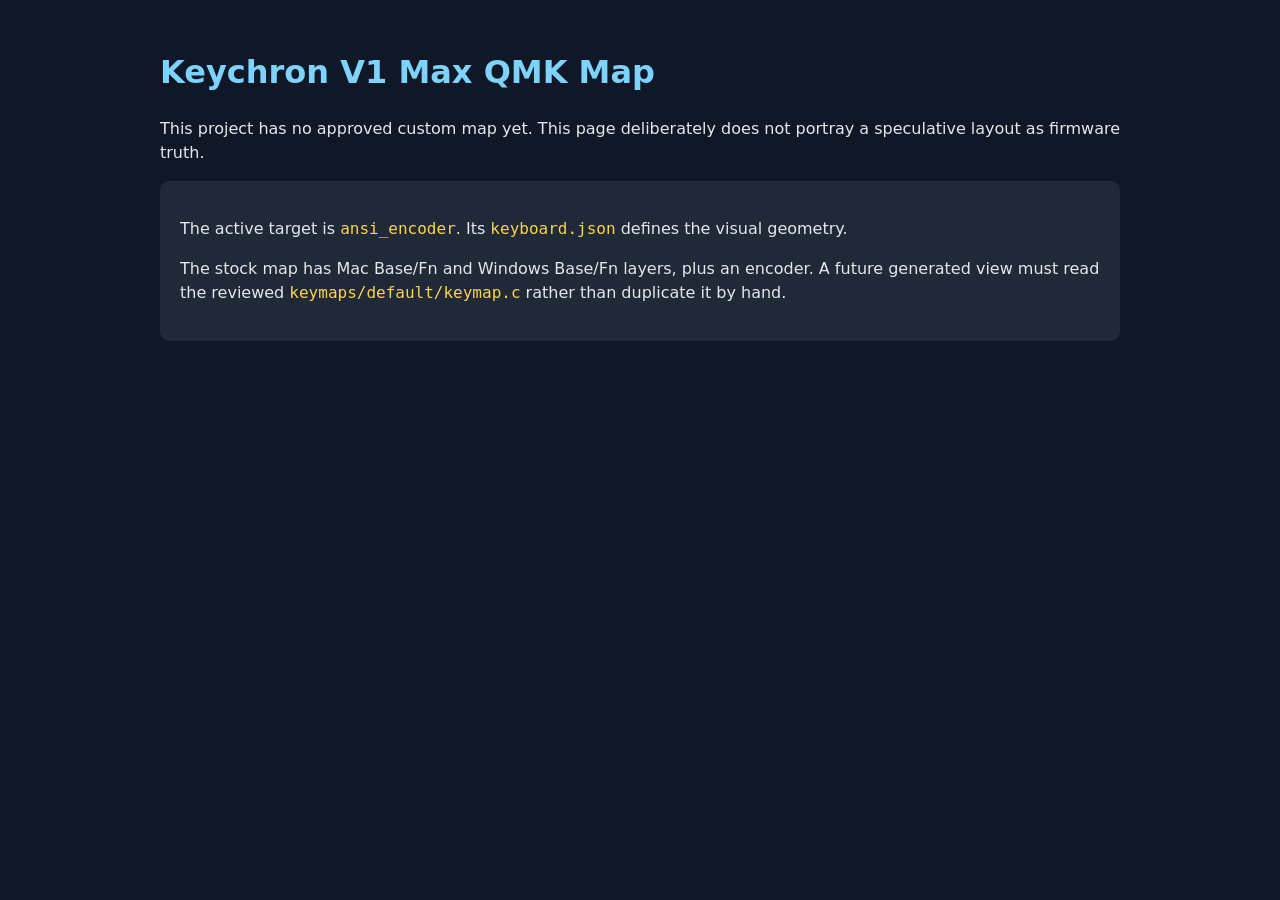
<file: keymaps/qmk/v1_max/V1-MAX/keymap_interactive.html>
<!doctype html>
<html lang="en">
<head>
  <meta charset="utf-8">
  <meta name="viewport" content="width=device-width,initial-scale=1">
  <title>Keychron V1 Max QMK Map</title>
  <style>
    body{max-width:60rem;margin:3rem auto;padding:0 1rem;background:#101827;color:#e5e7eb;font:16px system-ui,sans-serif;line-height:1.5}
    h1{color:#7dd3fc} code{color:#fcd34d} .card{padding:1.25rem;margin:1rem 0;background:#1f2937;border-radius:.6rem}
  </style>
</head>
<body>
  <h1>Keychron V1 Max QMK Map</h1>
  <p>This project has no approved custom map yet. This page deliberately does
  not portray a speculative layout as firmware truth.</p>
  <div class="card">
    <p>The active target is <code>ansi_encoder</code>. Its
    <code>keyboard.json</code> defines the visual geometry.</p>
    <p>The stock map has Mac Base/Fn and Windows Base/Fn layers, plus an
    encoder. A future generated view must read the reviewed
    <code>keymaps/default/keymap.c</code> rather than duplicate it by hand.</p>
  </div>
</body>
</html>
</file>
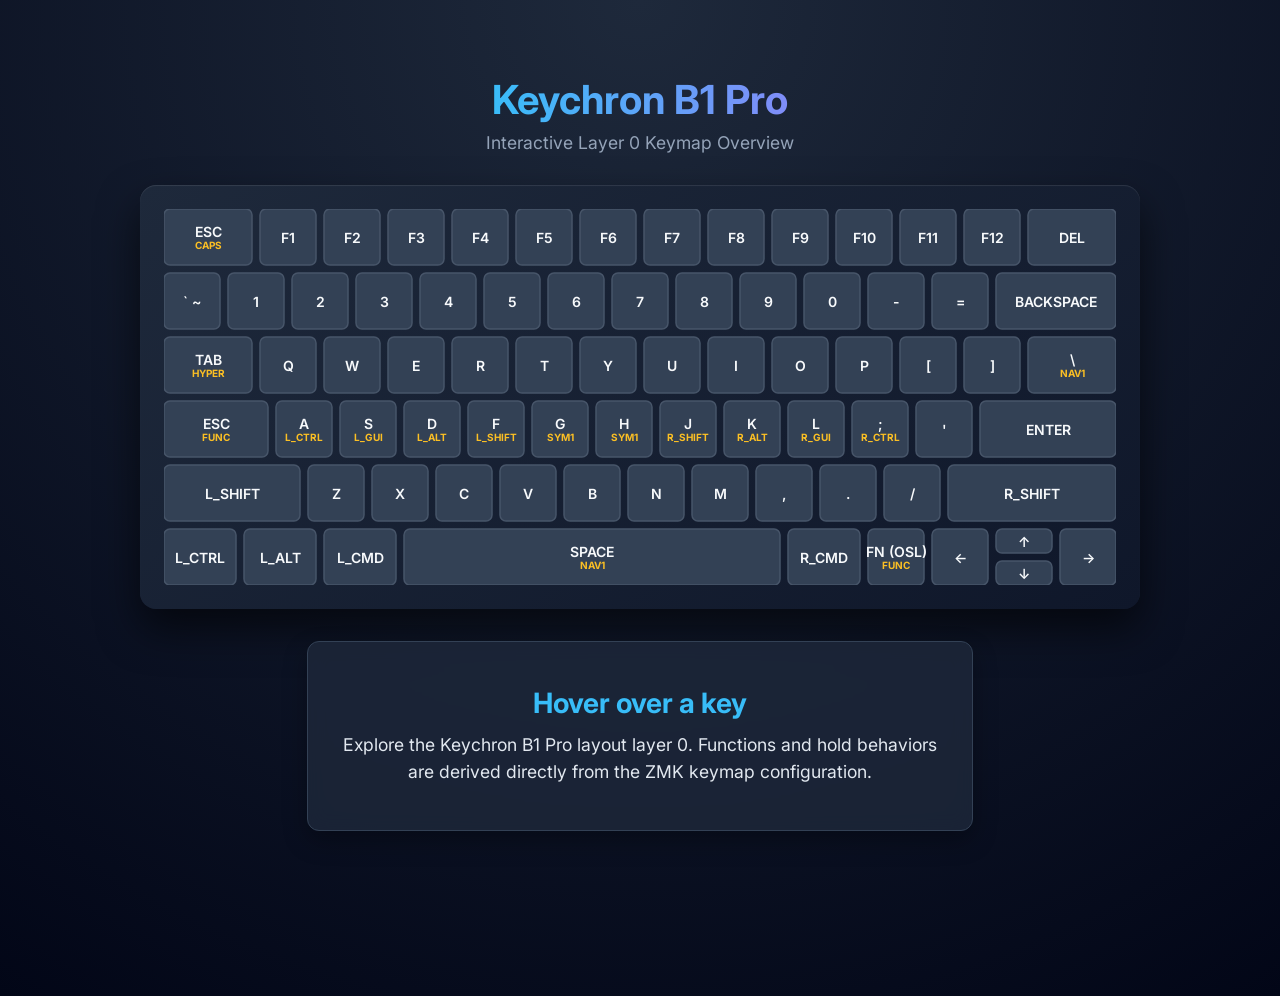
<file: keymaps/qmk/v1_max/V1-MAX/legacy-b1pro-zmk/keymap_interactive.html>
<!DOCTYPE html>
<html lang="en">
<head>
  <meta charset="UTF-8">
  <meta name="viewport" content="width=device-width, initial-scale=1.0">
  <title>Keychron B1 Pro - Layer 0 Keymap</title>
  <style>
    @import url('https://fonts.googleapis.com/css2?family=Inter:wght@400;600;700&display=swap');

    :root {
      --bg-dark: #0f172a;
      --svg-bg: #1e293b;
      --key-fill: #334155;
      --key-stroke: #475569;
      --key-hover: #3b82f6;
      --text-main: #f8fafc;
      --text-hold: #fbbf24;
      --font-main: 'Inter', sans-serif;
    }

    body {
      background: radial-gradient(circle at top, #1e293b, #020617);
      color: var(--text-main);
      font-family: var(--font-main);
      margin: 0;
      min-height: 100vh;
      display: flex;
      flex-direction: column;
      align-items: center;
      padding: 3rem 1rem;
    }

    .header {
      text-align: center;
      margin-bottom: 2rem;
    }

    h1 {
      margin-bottom: 0.5rem;
      font-weight: 700;
      font-size: 2.5rem;
      background: linear-gradient(to right, #38bdf8, #818cf8);
      -webkit-background-clip: text;
      -webkit-text-fill-color: transparent;
    }

    p.subtitle {
      color: #94a3b8;
      font-size: 1.1rem;
      margin: 0;
    }

    .keyboard-container {
      background: linear-gradient(145deg, #1e293b, #0f172a);
      padding: 24px;
      border-radius: 16px;
      box-shadow: 0 20px 40px rgba(0,0,0,0.6), inset 0 1px 1px rgba(255,255,255,0.1);
      margin-bottom: 2rem;
      overflow-x: auto;
      max-width: 100%;
    }

    svg {
      display: block;
      margin: 0 auto;
    }

    .key-group {
      cursor: pointer;
      /* CSS transforms on SVG elements can be tricky, we handle hover in JS or CSS carefully */
    }

    .key-rect {
      fill: var(--key-fill);
      stroke: var(--key-stroke);
      stroke-width: 1.5;
      transition: fill 0.2s ease, stroke 0.2s ease, filter 0.2s ease;
    }

    .key-group:hover .key-rect {
      fill: var(--key-hover);
      stroke: #60a5fa;
      filter: drop-shadow(0 4px 10px rgba(59, 130, 246, 0.6));
    }

    .key-text-tap {
      fill: var(--text-main);
      font-size: 14px;
      font-weight: 600;
      text-anchor: middle;
      dominant-baseline: central;
      pointer-events: none;
    }

    .key-text-hold {
      fill: var(--text-hold);
      font-size: 10px;
      font-weight: 700;
      text-anchor: middle;
      dominant-baseline: central;
      pointer-events: none;
      transition: fill 0.2s ease;
    }

    .key-group:hover .key-text-hold {
      fill: #ffffff;
    }

    .info-panel {
      padding: 1.5rem 2rem;
      background: rgba(30, 41, 59, 0.8);
      backdrop-filter: blur(10px);
      border-radius: 12px;
      width: 100%;
      max-width: 600px;
      min-height: 140px;
      border: 1px solid #334155;
      text-align: center;
      box-shadow: 0 10px 25px rgba(0,0,0,0.3);
      display: flex;
      flex-direction: column;
      justify-content: center;
      transition: transform 0.2s ease;
    }

    .info-title {
      font-size: 1.75rem;
      font-weight: 700;
      color: #38bdf8;
      margin-bottom: 0.75rem;
    }

    .info-desc {
      font-size: 1.1rem;
      color: #e2e8f0;
      line-height: 1.5;
    }

    .info-hold {
      font-size: 1rem;
      color: var(--text-hold);
      margin-top: 0.75rem;
      font-weight: 600;
      padding: 4px 12px;
      background: rgba(251, 191, 36, 0.1);
      border-radius: 8px;
      display: inline-block;
      align-self: center;
    }
  </style>
</head>
<body>

  <div class="header">
    <h1>Keychron B1 Pro</h1>
    <p class="subtitle">Interactive Layer 0 Keymap Overview</p>
  </div>

  <div class="keyboard-container" id="keyboard-container">
    <!-- SVG will be injected here by Javascript -->
  </div>

  <div class="info-panel" id="info-panel">
    <div class="info-title" id="info-title">Hover over a key</div>
    <div class="info-desc" id="info-desc">Explore the Keychron B1 Pro layout layer 0. Functions and hold behaviors are derived directly from the ZMK keymap configuration.</div>
    <div class="info-hold" id="info-hold" style="display: none;"></div>
  </div>

  <script>
    const layout = [
      // Row 0
      [
        { tap: 'ESC', hold: 'CAPS', flex: 1.5, desc: 'Escape key. Hold to toggle Caps Lock.' },
        { tap: 'F1', flex: 1, desc: 'Function 1' },
        { tap: 'F2', flex: 1, desc: 'Function 2' },
        { tap: 'F3', flex: 1, desc: 'Function 3' },
        { tap: 'F4', flex: 1, desc: 'Function 4' },
        { tap: 'F5', flex: 1, desc: 'Function 5' },
        { tap: 'F6', flex: 1, desc: 'Function 6' },
        { tap: 'F7', flex: 1, desc: 'Function 7' },
        { tap: 'F8', flex: 1, desc: 'Function 8' },
        { tap: 'F9', flex: 1, desc: 'Function 9' },
        { tap: 'F10', flex: 1, desc: 'Function 10' },
        { tap: 'F11', flex: 1, desc: 'Function 11' },
        { tap: 'F12', flex: 1, desc: 'Function 12' },
        { tap: 'DEL', flex: 1.5, desc: 'Forward Delete' }
      ],
      // Row 1
      [
        { tap: '` ~', flex: 1, desc: 'Grave and Tilde' },
        { tap: '1', flex: 1, desc: 'Number 1' },
        { tap: '2', flex: 1, desc: 'Number 2' },
        { tap: '3', flex: 1, desc: 'Number 3' },
        { tap: '4', flex: 1, desc: 'Number 4' },
        { tap: '5', flex: 1, desc: 'Number 5' },
        { tap: '6', flex: 1, desc: 'Number 6' },
        { tap: '7', flex: 1, desc: 'Number 7' },
        { tap: '8', flex: 1, desc: 'Number 8' },
        { tap: '9', flex: 1, desc: 'Number 9' },
        { tap: '0', flex: 1, desc: 'Number 0' },
        { tap: '-', flex: 1, desc: 'Minus and Underscore' },
        { tap: '=', flex: 1, desc: 'Equal and Plus' },
        { tap: 'BACKSPACE', flex: 2, desc: 'Backspace' }
      ],
      // Row 2
      [
        { tap: 'TAB', hold: 'HYPER', flex: 1.5, desc: 'Tab. Hold for Hyper (Ctrl+Shift+Cmd+Alt)' },
        { tap: 'Q', flex: 1, desc: 'Letter Q' },
        { tap: 'W', flex: 1, desc: 'Letter W' },
        { tap: 'E', flex: 1, desc: 'Letter E' },
        { tap: 'R', flex: 1, desc: 'Letter R' },
        { tap: 'T', flex: 1, desc: 'Letter T' },
        { tap: 'Y', flex: 1, desc: 'Letter Y' },
        { tap: 'U', flex: 1, desc: 'Letter U' },
        { tap: 'I', flex: 1, desc: 'Letter I' },
        { tap: 'O', flex: 1, desc: 'Letter O' },
        { tap: 'P', flex: 1, desc: 'Letter P' },
        { tap: '[', flex: 1, desc: 'Left Bracket' },
        { tap: ']', flex: 1, desc: 'Right Bracket' },
        { tap: '\\', hold: 'NAV1', flex: 1.5, desc: 'Backslash. Hold to access Navigation Layer 1' }
      ],
      // Row 3
      [
        { tap: 'ESC', hold: 'FUNC', flex: 1.75, desc: 'Escape (Physical Caps Lock position). Hold to access Function Layer' },
        { tap: 'A', hold: 'L_CTRL', flex: 1, desc: 'Letter A. Hold for Left Control' },
        { tap: 'S', hold: 'L_GUI', flex: 1, desc: 'Letter S. Hold for Left Command (GUI)' },
        { tap: 'D', hold: 'L_ALT', flex: 1, desc: 'Letter D. Hold for Left Option (Alt)' },
        { tap: 'F', hold: 'L_SHIFT', flex: 1, desc: 'Letter F. Hold for Left Shift' },
        { tap: 'G', hold: 'SYM1', flex: 1, desc: 'Letter G. Hold to access Symbols Layer 1' },
        { tap: 'H', hold: 'SYM1', flex: 1, desc: 'Letter H. Hold to access Symbols Layer 1' },
        { tap: 'J', hold: 'R_SHIFT', flex: 1, desc: 'Letter J. Hold for Right Shift' },
        { tap: 'K', hold: 'R_ALT', flex: 1, desc: 'Letter K. Hold for Right Option (Alt)' },
        { tap: 'L', hold: 'R_GUI', flex: 1, desc: 'Letter L. Hold for Right Command (GUI)' },
        { tap: ';', hold: 'R_CTRL', flex: 1, desc: 'Semicolon. Hold for Right Control' },
        { tap: '\'', flex: 1, desc: 'Quote' },
        { tap: 'ENTER', flex: 2.25, desc: 'Return / Enter' }
      ],
      // Row 4
      [
        { tap: 'L_SHIFT', flex: 2.25, desc: 'Left Shift' },
        { tap: 'Z', flex: 1, desc: 'Letter Z' },
        { tap: 'X', flex: 1, desc: 'Letter X' },
        { tap: 'C', flex: 1, desc: 'Letter C' },
        { tap: 'V', flex: 1, desc: 'Letter V' },
        { tap: 'B', flex: 1, desc: 'Letter B' },
        { tap: 'N', flex: 1, desc: 'Letter N' },
        { tap: 'M', flex: 1, desc: 'Letter M' },
        { tap: ',', flex: 1, desc: 'Comma' },
        { tap: '.', flex: 1, desc: 'Period' },
        { tap: '/', flex: 1, desc: 'Slash' },
        { tap: 'R_SHIFT', flex: 2.75, desc: 'Right Shift' }
      ],
      // Row 5
      [
        { tap: 'L_CTRL', flex: 1.25, desc: 'Left Control' },
        { tap: 'L_ALT', flex: 1.25, desc: 'Left Option (Alt)' },
        { tap: 'L_CMD', flex: 1.25, desc: 'Left Command (GUI)' },
        { tap: 'SPACE', hold: 'NAV1', flex: 6, desc: 'Spacebar. Hold to access Navigation Layer 1' },
        { tap: 'R_CMD', flex: 1.25, desc: 'Right Command (GUI)' },
        { tap: 'FN (OSL)', hold: 'FUNC', flex: 1, desc: 'FN key. Tap for One-Shot Macro layer, Hold for Function layer' },
        { tap: '←', flex: 1, desc: 'Left Arrow' },
        { type: 'stacked', flex: 1, top: { tap: '↑', desc: 'Up Arrow' }, bottom: { tap: '↓', desc: 'Down Arrow' } },
        { tap: '→', flex: 1, desc: 'Right Arrow' }
      ]
    ];

    const unit = 64;
    const gap = 8;
    const rx = 6;
    const width = 15 * unit - gap;
    const height = 6 * unit - gap;

    const svgNS = "http://www.w3.org/2000/svg";
    const svg = document.createElementNS(svgNS, "svg");
    svg.setAttribute("width", width);
    svg.setAttribute("height", height);
    svg.setAttribute("viewBox", `0 0 ${width} ${height}`);

    const infoTitle = document.getElementById('info-title');
    const infoDesc = document.getElementById('info-desc');
    const infoHold = document.getElementById('info-hold');

    function createKey(x, y, w, h, keyData) {
      const g = document.createElementNS(svgNS, "g");
      g.classList.add('key-group');

      const rect = document.createElementNS(svgNS, "rect");
      rect.setAttribute("x", x);
      rect.setAttribute("y", y);
      rect.setAttribute("width", w);
      rect.setAttribute("height", h);
      rect.setAttribute("rx", rx);
      rect.classList.add('key-rect');
      g.appendChild(rect);

      // Text centering
      const cx = x + w / 2;
      let cyTap = y + h / 2;

      if (keyData.hold) {
        cyTap -= 6;
        const tHold = document.createElementNS(svgNS, "text");
        tHold.setAttribute("x", cx);
        tHold.setAttribute("y", y + h / 2 + 8);
        tHold.classList.add('key-text-hold');
        tHold.textContent = keyData.hold;
        g.appendChild(tHold);
      }

      const tTap = document.createElementNS(svgNS, "text");
      tTap.setAttribute("x", cx);
      tTap.setAttribute("y", cyTap);
      tTap.classList.add('key-text-tap');
      tTap.textContent = keyData.tap;
      g.appendChild(tTap);

      // Interaction Events
      g.addEventListener('mouseenter', () => {
        infoTitle.textContent = keyData.tap;
        infoDesc.textContent = keyData.desc || '';
        if (keyData.hold) {
          infoHold.style.display = 'inline-block';
          infoHold.textContent = `Hold Action: ${keyData.hold}`;
        } else {
          infoHold.style.display = 'none';
        }
      });

      return g;
    }

    let y = 0;
    layout.forEach(row => {
      let x = 0;
      row.forEach(key => {
        const w = (key.flex * unit) - gap;
        const h = unit - gap;

        if (key.type === 'stacked') {
          const topH = (h - gap) / 2;
          const bottomY = y + topH + gap;
          svg.appendChild(createKey(x, y, w, topH, key.top));
          svg.appendChild(createKey(x, bottomY, w, topH, key.bottom));
        } else {
          svg.appendChild(createKey(x, y, w, h, key));
        }
        x += key.flex * unit;
      });
      y += unit;
    });

    document.getElementById('keyboard-container').appendChild(svg);

    // Add default mouseleave behavior on the SVG container to reset the panel
    svg.addEventListener('mouseleave', () => {
        infoTitle.textContent = 'Hover over a key';
        infoDesc.textContent = 'Explore the Keychron B1 Pro layout layer 0. Functions and hold behaviors are derived directly from the ZMK keymap configuration.';
        infoHold.style.display = 'none';
    });

  </script>
</body>
</html>
</file>
<file: docs/css/theme.css>
:root {
  --bg: #f7f7f5;
  --surface: #ffffff;
  --border: #e7e5e1;
  --border-strong: #c7c0b3;
  --text: #1d1d1f;
  --text-muted: #6e6e73;
  --text-faint: #9a9a9e;
  --accent: #009d89;
  --accent-soft: #d7f3ef;
  --accent-contrast: #ffffff;
  --secondary: #71d33e;
  --secondary-soft: #e6f7da;
  --secondary-text: #009d89;
  --tertiary: #ffca00;
  --tertiary-soft: #fff3cc;
  --tertiary-text: #8a6400;
  --sidebar-label: #363f46;
  --key-cover: #fdfdfc;
  --key-cover-inert: #f1f0ed;
  --key-active-bg: #1d1d1f;
  --key-active-text: #ffffff;
  --radius-lg: 4px;
  --radius-md: 4px;
  --radius-sm: 2px;
  --shadow-card: 0 1px 2px rgba(0, 0, 0, 0.04), 0 8px 24px -8px rgba(0, 0, 0, 0.08);
}

@media (prefers-color-scheme: dark) {
  :root {
    --bg: #141414;
    --surface: #1c1c1e;
    --border: #2e2e30;
    --border-strong: #55555a;
    --text: #f2f2f2;
    --text-muted: #a3a3a6;
    --text-faint: #77777a;
    --accent: #26c9ae;
    --accent-soft: #0f332e;
    --accent-contrast: #0d1f1c;
    --secondary: #71d33e;
    --secondary-soft: #1e3312;
    --secondary-text: #8fe36a;
    --tertiary: #ffca00;
    --tertiary-soft: #3d2f00;
    --tertiary-text: #ffca00;
    --sidebar-label: #c7ccd1;
    --key-cover: #242426;
    --key-cover-inert: #1c1c1e;
    --key-active-bg: #f2f2f2;
    --key-active-text: #1d1d1f;
    --shadow-card: 0 1px 2px rgba(0, 0, 0, 0.3), 0 12px 32px -12px rgba(0, 0, 0, 0.6);
  }
}

:root[data-theme="dark"] {
  --bg: #141414;
  --surface: #1c1c1e;
  --border: #2e2e30;
  --border-strong: #55555a;
  --text: #f2f2f2;
  --text-muted: #a3a3a6;
  --text-faint: #77777a;
  --accent: #26c9ae;
  --accent-soft: #0f332e;
  --accent-contrast: #0d1f1c;
  --secondary: #71d33e;
  --secondary-soft: #1e3312;
  --secondary-text: #8fe36a;
  --tertiary: #ffca00;
  --tertiary-soft: #3d2f00;
  --tertiary-text: #ffca00;
  --sidebar-label: #c7ccd1;
  --key-cover: #242426;
  --key-cover-inert: #1c1c1e;
  --key-active-bg: #f2f2f2;
  --key-active-text: #1d1d1f;
  --shadow-card: 0 1px 2px rgba(0, 0, 0, 0.3), 0 12px 32px -12px rgba(0, 0, 0, 0.6);
}

:root[data-theme="light"] {
  --bg: #f7f7f5;
  --surface: #ffffff;
  --border: #e7e5e1;
  --border-strong: #c7c0b3;
  --text: #1d1d1f;
  --text-muted: #6e6e73;
  --text-faint: #9a9a9e;
  --accent: #009d89;
  --accent-soft: #d7f3ef;
  --accent-contrast: #ffffff;
  --secondary: #71d33e;
  --secondary-soft: #e6f7da;
  --secondary-text: #009d89;
  --tertiary: #ffca00;
  --tertiary-soft: #fff3cc;
  --tertiary-text: #8a6400;
  --sidebar-label: #363f46;
  --key-cover: #fdfdfc;
  --key-cover-inert: #f1f0ed;
  --key-active-bg: #1d1d1f;
  --key-active-text: #ffffff;
  --shadow-card: 0 1px 2px rgba(0, 0, 0, 0.04), 0 12px 32px -12px rgba(0, 0, 0, 0.12);
}
</file>
<file: docs/css/layout.css>
* {
  box-sizing: border-box;
}

html, body {
  margin: 0;
  padding: 0;
}

body {
  background: var(--bg);
  color: var(--text);
  font-family: "Inter", -apple-system, BlinkMacSystemFont, "Segoe UI", sans-serif;
  -webkit-font-smoothing: antialiased;
  padding: clamp(1.25rem, 4vw, 3.5rem) clamp(1rem, 5vw, 3rem) 4rem;
}

.page {
  max-width: 1180px;
  margin: 0 auto;
}

header.hero {
  text-align: center;
  max-width: 680px;
  margin: 0 auto clamp(2rem, 5vw, 3.5rem);
}

.eyebrow {
  font-size: 0.72rem;
  font-weight: 600;
  letter-spacing: 0.14em;
  text-transform: uppercase;
  color: var(--accent);
  margin: 0 0 0.75rem;
}

h1 {
  font-size: clamp(1.9rem, 3.4vw, 2.75rem);
  font-weight: 600;
  letter-spacing: -0.02em;
  margin: 0 0 0.6rem;
}

.hero p {
  font-size: clamp(0.95rem, 1.4vw, 1.05rem);
  color: var(--text-muted);
  line-height: 1.6;
  margin: 0;
}

.hero-link {
  display: inline-block;
  margin-top: 1.1rem;
  font-size: 0.85rem;
  font-weight: 600;
  color: var(--accent);
  text-decoration: none;
  border-bottom: 1px solid transparent;
  transition: border-color 0.15s ease;
}

.hero-link:hover {
  border-bottom-color: var(--accent);
}

/* ---------- Model Selector & Catalog Bar ---------- */
.keyboard-selector-bar {
  display: flex;
  align-items: center;
  justify-content: flex-start;
  gap: 1.25rem;
  background: var(--surface);
  border: 1px solid var(--border);
  border-radius: var(--radius-md);
  padding: 0.75rem 1.25rem;
  margin-bottom: 1.5rem;
  box-shadow: var(--shadow-card);
  flex-wrap: wrap;
}

.selector-group {
  display: flex;
  align-items: center;
  gap: 0.6rem;
}

.selector-label {
  font-size: 0.8rem;
  font-weight: 700;
  color: var(--text-muted);
  text-transform: uppercase;
  letter-spacing: 0.05em;
}

.keyboard-select {
  font-family: inherit;
  font-size: 0.88rem;
  font-weight: 600;
  color: var(--text);
  background: var(--bg);
  border: 1px solid var(--border-strong);
  border-radius: var(--radius-sm);
  padding: 0.45rem 0.85rem;
  cursor: pointer;
}

.keyboard-select:focus {
  outline: none;
  border-color: var(--accent);
}

.changelog-link-btn {
  display: inline-flex;
  align-items: center;
  gap: 0.4rem;
  font-family: inherit;
  font-size: 0.82rem;
  font-weight: 600;
  color: var(--text);
  background: var(--bg);
  border: 1px solid var(--border-strong);
  border-radius: var(--radius-sm);
  padding: 0.45rem 0.85rem;
  cursor: pointer;
  transition: background 0.15s ease, border-color 0.15s ease, color 0.15s ease;
}

.changelog-link-btn:hover {
  background: var(--surface);
  border-color: var(--accent);
  color: var(--accent);
}

.changelog-icon {
  font-size: 0.95rem;
  line-height: 1;
}

.download-link {
  display: inline-flex;
  align-items: center;
  gap: 0.45rem;
  font-size: 0.82rem;
  font-weight: 600;
  color: var(--accent);
  background: var(--accent-soft);
  border: 1px solid transparent;
  padding: 0.45rem 0.85rem;
  border-radius: var(--radius-sm);
  text-decoration: none;
  transition: background 0.15s ease, border-color 0.15s ease;
}

.download-link:hover {
  opacity: 0.95;
  border-color: var(--accent);
}

.theme-toggle {
  position: fixed;
  top: 1.25rem;
  right: 1.25rem;
  z-index: 20;
  display: inline-flex;
  align-items: center;
  gap: 0.45rem;
  background: var(--surface);
  border: 1px solid var(--border);
  color: var(--text);
  font-family: inherit;
  font-size: 0.8rem;
  font-weight: 600;
  padding: 0.5rem 0.85rem;
  border-radius: var(--radius-sm);
  cursor: pointer;
  box-shadow: var(--shadow-card);
  transition: background 0.15s ease, transform 0.1s ease;
}

.theme-toggle:hover {
  background: var(--key-cover-inert);
}

.theme-toggle:active {
  transform: scale(0.96);
}

.layout {
  display: grid;
  grid-template-columns: 220px minmax(0, 1fr);
  gap: clamp(1.25rem, 2.5vw, 2.5rem);
  align-items: start;
}

@media (max-width: 900px) {
  .layout {
    grid-template-columns: 1fr;
  }
  .sidebar {
    display: none;
  }
  .mobile-picker {
    display: block !important;
  }
}

@media (max-width: 640px) {
  body {
    padding-left: 0.85rem;
    padding-right: 0.85rem;
  }
  .stage-card {
    padding: 0.85rem;
  }
  .key-hold,
  .key-shift {
    display: none;
  }
  .theme-toggle {
    top: 0.75rem;
    right: 0.75rem;
    padding: 0.45rem 0.7rem;
    font-size: 0.72rem;
  }
  .theme-toggle .label {
    display: none;
  }
}

/* ---------- Sidebar ---------- */
.sidebar {
  position: sticky;
  top: 1.5rem;
  background: var(--key-cover-inert);
  border: 1px solid var(--border);
  border-radius: var(--radius-md);
  padding: 0.75rem;
}

.sidebar-group + .sidebar-group {
  margin-top: 0.4rem;
}

/* Sidebar Nav Header with Multi-Colored Isometric Stack */
.sidebar-header {
  display: flex;
  align-items: center;
  gap: 0.5rem;
  padding: 0.4rem 0.65rem 0.6rem;
  border-bottom: 1px solid var(--border);
  margin-bottom: 0.5rem;
}

.sidebar-header-icon {
  width: 22px;
  height: 22px;
  flex-shrink: 0;
  display: block;
}

.sidebar-header-title {
  font-size: 0.92rem;
  font-weight: 700;
  letter-spacing: 0.08em;
  text-transform: uppercase;
  color: var(--text);
}

.sidebar-group-label {
  font-size: 1.1rem;
  font-weight: 700;
  letter-spacing: 0.08em;
  color: var(--sidebar-label);
  padding: 0.4rem 0.65rem 0.25rem;
}

.layer-btn {
  display: flex;
  align-items: center;
  gap: 0.6rem;
  width: 100%;
  text-align: left;
  background: none;
  border: none;
  color: var(--text);
  font-family: inherit;
  font-size: 0.86rem;
  font-weight: 500;
  padding: 0.5rem 0.65rem;
  border-radius: var(--radius-sm);
  cursor: pointer;
  transition: background 0.15s ease, color 0.15s ease;
}

.layer-btn:hover {
  background: var(--key-cover-inert);
}

.layer-btn .num {
  font-variant-numeric: tabular-nums;
  font-size: 0.68rem;
  color: var(--text-faint);
  width: 1.3em;
}

.layer-btn.active {
  background: var(--accent);
  color: var(--accent-contrast);
}

.layer-btn.active .num {
  color: var(--accent-contrast);
  opacity: 0.7;
}

/* ---------- Mobile picker ---------- */
.mobile-picker {
  display: none;
  margin-bottom: 1rem;
}

.mobile-picker select {
  width: 100%;
  font-family: inherit;
  font-size: 0.95rem;
  font-weight: 500;
  color: var(--text);
  background: var(--surface);
  border: 1px solid var(--border);
  border-radius: var(--radius-sm);
  padding: 0.8rem 1rem;
  box-shadow: var(--shadow-card);
  appearance: none;
  -webkit-appearance: none;
  background-image: url("data:image/svg+xml;utf8,<svg xmlns='http://www.w3.org/2000/svg' viewBox='0 0 20 20' fill='%236e6e73'><path d='M5.5 7.5l4.5 4.5 4.5-4.5z'/></svg>");
  background-repeat: no-repeat;
  background-position: right 1rem center;
  background-size: 1rem;
}

/* ---------- Colorway picker ---------- */
.colorway-picker {
  background: var(--surface);
  border: 1px solid var(--border);
  border-radius: var(--radius-md);
  padding: 0.55rem 1rem;
  margin-bottom: 1rem;
  display: flex;
  align-items: center;
  gap: 1rem;
  width: fit-content;
}

.colorway-picker-head {
  display: flex;
  align-items: center;
  gap: 0.5rem;
  margin-bottom: 0;
}

.colorway-swatch {
  width: 14px;
  height: 14px;
  border-radius: 50%;
  background: var(--colorway-swatch-color, #3b3b3d);
  border: 1px solid rgba(0, 0, 0, 0.15);
  flex: none;
}

.colorway-label {
  font-size: 1.05rem;
  font-weight: 600;
  white-space: nowrap;
  min-width: 6.5rem;
}

#colorway-slider {
  width: 80px;
  accent-color: var(--accent);
  cursor: pointer;
  display: block;
}

/* ---------- Main Stage ---------- */
.stage-card {
  background: var(--surface);
  border: 1px solid var(--border);
  border-radius: var(--radius-md);
  padding: clamp(1rem, 3vw, 2rem);
  box-shadow: var(--shadow-card);
}

.stage-head {
  display: flex;
  align-items: center;
  justify-content: space-between;
  gap: 1rem;
  flex-wrap: wrap;
  margin-bottom: 1.1rem;
}

.stage-head h2 {
  display: inline-flex;
  align-items: center;
  gap: 0.75rem;
  font-size: 1.35rem;
  font-weight: 600;
  margin: 0;
  letter-spacing: -0.01em;
}

.stage-title-icon {
  display: inline-flex;
  align-items: center;
  justify-content: center;
  width: 42px;
  height: 42px;
  flex-shrink: 0;
  filter: drop-shadow(0 2px 5px rgba(0, 0, 0, 0.08));
}

.stage-title-icon svg {
  width: 42px;
  height: 42px;
  display: block;
}

.platform-tag {
  font-size: 0.68rem;
  font-weight: 600;
  letter-spacing: 0.08em;
  color: var(--accent);
  background: var(--accent-soft);
  padding: 0.25rem 0.6rem;
  border-radius: var(--radius-sm);
}

.switch-indicator {
  display: flex;
  justify-content: flex-end;
  margin-bottom: 0.6rem;
}

.switch-indicator-badge {
  display: inline-flex;
  align-items: center;
  gap: 0.4rem;
  font-size: 0.72rem;
  font-weight: 600;
  letter-spacing: 0.02em;
  color: var(--tertiary-text);
  background: var(--tertiary-soft);
  border-radius: var(--radius-sm);
  padding: 0.28rem 0.65rem;
}

.switch-indicator-arrow {
  font-size: 0.95rem;
  line-height: 1;
}

.board-wrap {
  position: relative;
  width: 100%;
  aspect-ratio: 388/173;
  margin: 0 auto;
}

.board-svg {
  position: absolute;
  top: 0;
  left: 0;
  width: 100%;
  height: 100%;
}

/* ---------- Redesigned Info Panel ---------- */
.info-panel {
  display: grid;
  grid-template-columns: 88px 1fr;
  gap: 1.25rem;
  align-items: start;
  margin-top: 1.25rem;
  padding: 1.1rem 1.25rem;
  background: var(--key-cover-inert);
  border: 1px solid var(--border);
  border-radius: var(--radius-md);
}

@media (max-width: 680px) {
  .info-panel {
    grid-template-columns: 1fr;
  }
}

.info-preview-col {
  display: flex;
  flex-direction: column;
  align-items: center;
  gap: 0.45rem;
}

.info-key-wrapper {
  display: flex;
  align-items: center;
  justify-content: center;
}

.info-key {
  font-family: inherit;
  font-style: normal;
  font-size: 1.25rem;
  font-weight: 700;
  width: 58px;
  height: 58px;
  display: inline-flex;
  align-items: center;
  justify-content: center;
  text-align: center;
  color: var(--text);
  background: var(--surface);
  border: 1px solid var(--border-strong);
  border-radius: var(--radius-sm);
  box-shadow: 0 1px 0 rgba(0, 0, 0, 0.12);
  padding: 0.25rem;
  line-height: 1.2;
}

.info-pos-badge {
  font-size: 0.65rem;
  font-weight: 700;
  text-transform: uppercase;
  letter-spacing: 0.05em;
  color: var(--text-faint);
  text-align: center;
}

.info-details-col {
  display: flex;
  flex-direction: column;
  gap: 0.75rem;
  min-width: 0;
}

.info-head-row {
  display: flex;
  align-items: center;
  justify-content: space-between;
  gap: 0.75rem;
  border-bottom: 1px solid var(--border);
  padding-bottom: 0.45rem;
}

.info-title-group {
  display: flex;
  align-items: center;
  gap: 0.65rem;
  flex-wrap: wrap;
}

.info-action-title {
  font-size: 1rem;
  font-weight: 700;
  color: var(--text);
}

.info-context-pill {
  font-size: 0.68rem;
  font-weight: 600;
  color: var(--accent);
  background: var(--accent-soft);
  border-radius: var(--radius-sm);
  padding: 0.18rem 0.5rem;
}

.info-grid {
  display: grid;
  grid-template-columns: repeat(auto-fit, minmax(160px, 1fr));
  gap: 0.6rem;
}

.info-cell {
  background: var(--surface);
  border: 1px solid var(--border);
  border-radius: var(--radius-sm);
  padding: 0.55rem 0.7rem;
  display: flex;
  flex-direction: column;
  gap: 0.25rem;
}

.info-cell-full {
  grid-column: 1 / -1;
}

.info-cell-label {
  font-size: 0.68rem;
  font-weight: 700;
  text-transform: uppercase;
  letter-spacing: 0.05em;
  color: var(--text-faint);
}

.info-cell-val {
  font-size: 0.86rem;
  font-weight: 500;
  color: var(--text);
  line-height: 1.4;
  word-break: break-word;
}

.info-chip {
  display: inline-block;
  font-size: 0.78rem;
  font-weight: 600;
  padding: 0.15rem 0.45rem;
  border-radius: var(--radius-sm);
  white-space: nowrap;
}

.info-chip.hold {
  background: var(--secondary-soft);
  color: var(--secondary-text);
}

.info-chip.shift {
  background: var(--tertiary-soft);
  color: var(--tertiary-text);
}

/* ---------- Firmware Action Matrix (The Secret Compartment Breakdown) ---------- */
.info-powers-section {
  border: 1px solid var(--border);
  border-radius: var(--radius-sm);
  padding: 0.65rem 0.75rem;
  background: var(--surface);
  margin-top: 0.2rem;
  display: flex;
  flex-direction: column;
  gap: 0.5rem;
}

.info-powers-header {
  display: flex;
  align-items: center;
  justify-content: space-between;
  gap: 0.5rem;
}

.info-powers-badge {
  display: inline-flex;
  align-items: center;
  gap: 0.4rem;
  font-size: 0.72rem;
  font-weight: 700;
  text-transform: uppercase;
  letter-spacing: 0.05em;
  color: var(--accent);
}

.superpower-mini-icon {
  width: 14px;
  height: 14px;
  fill: currentColor;
  display: inline-block;
  vertical-align: middle;
}

.info-powers-status {
  font-size: 0.68rem;
  font-weight: 600;
  padding: 0.15rem 0.5rem;
  border-radius: var(--radius-sm);
  background: var(--key-cover-inert);
  color: var(--text-muted);
}

.info-powers-status.has-powers {
  background: var(--accent-soft);
  color: var(--accent);
  font-weight: 700;
}

.info-matrix-grid {
  display: grid;
  grid-template-columns: repeat(auto-fit, minmax(140px, 1fr));
  gap: 0.5rem;
}

.matrix-cell {
  background: var(--key-cover-inert);
  border: 1px solid var(--border);
  border-radius: var(--radius-sm);
  padding: 0.45rem 0.6rem;
  display: flex;
  flex-direction: column;
  gap: 0.2rem;
  transition: border-color 0.12s ease;
}

.matrix-cell.has-action {
  border-color: var(--border-strong);
  background: var(--surface);
}

.matrix-cell-full {
  grid-column: 1 / -1;
}

.matrix-label {
  font-size: 0.68rem;
  font-weight: 700;
  text-transform: uppercase;
  letter-spacing: 0.04em;
}

.matrix-tag {
  display: inline-flex;
  align-items: center;
  gap: 0.25rem;
}

.tag-tap { color: var(--text); }
.tag-hold { color: #009d89; }
.tag-dance { color: #d97706; }
.tag-long { color: #ef4444; }
.tag-combo { color: #8b5cf6; }

.matrix-val {
  font-size: 0.82rem;
  font-weight: 500;
  color: var(--text-muted);
  line-height: 1.35;
  word-break: break-word;
}

.matrix-val.active {
  font-weight: 600;
  color: var(--text);
}

.credit {
  text-align: center;
  margin-top: 2.5rem;
  font-size: 0.78rem;
  color: var(--text-faint);
}

.credit a {
  color: inherit;
}

/* ---------- Coming Soon State ---------- */
.sidebar-coming-soon {
  padding: 0.75rem 0.85rem;
  font-size: 0.85rem;
  font-weight: 600;
  color: var(--text-muted);
  background: var(--bg);
  border: 1px dashed var(--border-strong);
  border-radius: var(--radius-sm);
  text-align: center;
}

.coming-soon-stage {
  padding: 3rem 1.5rem;
  text-align: center;
}

.coming-soon-card {
  max-width: 480px;
  margin: 0 auto;
  padding: 2.25rem 1.5rem;
  background: var(--surface);
  border: 1px dashed var(--border-strong);
  border-radius: var(--radius-md);
}

.coming-soon-badge {
  display: inline-block;
  font-size: 0.75rem;
  font-weight: 700;
  text-transform: uppercase;
  letter-spacing: 0.08em;
  padding: 0.25rem 0.65rem;
  background: var(--accent-soft);
  color: var(--accent);
  border-radius: var(--radius-sm);
  margin-bottom: 1rem;
}

.coming-soon-card h3 {
  font-size: 1.35rem;
  font-weight: 700;
  margin-bottom: 0.6rem;
  color: var(--text);
}

.coming-soon-card p {
  font-size: 0.95rem;
  color: var(--text-muted);
  line-height: 1.5;
  margin: 0;
}

/* ---------- Changelog Modal Overlay ---------- */
.modal-backdrop {
  position: fixed;
  inset: 0;
  background: rgba(0, 0, 0, 0.6);
  backdrop-filter: blur(4px);
  z-index: 100;
  display: none;
  align-items: center;
  justify-content: center;
  padding: 1.25rem;
}

.modal-backdrop.open {
  display: flex;
}

.modal-card {
  background: var(--surface);
  border: 1px solid var(--border-strong);
  border-radius: var(--radius-md);
  box-shadow: 0 16px 48px rgba(0, 0, 0, 0.28);
  width: 100%;
  max-width: 660px;
  max-height: 85vh;
  display: flex;
  flex-direction: column;
  animation: modalFadeIn 0.15s ease-out;
}

@keyframes modalFadeIn {
  from {
    opacity: 0;
    transform: scale(0.97);
  }
  to {
    opacity: 1;
    transform: scale(1);
  }
}

.modal-header {
  display: flex;
  align-items: center;
  justify-content: space-between;
  padding: 1.15rem 1.4rem;
  border-bottom: 1px solid var(--border);
}

.modal-title-group {
  display: flex;
  align-items: center;
  gap: 0.65rem;
}

.modal-badge {
  font-size: 0.68rem;
  font-weight: 700;
  text-transform: uppercase;
  letter-spacing: 0.08em;
  padding: 0.2rem 0.5rem;
  background: var(--accent-soft);
  color: var(--accent);
  border-radius: var(--radius-sm);
}

.modal-title {
  font-size: 1.15rem;
  font-weight: 700;
  margin: 0;
  color: var(--text);
}

.modal-close {
  background: none;
  border: none;
  font-size: 1.1rem;
  color: var(--text-muted);
  cursor: pointer;
  padding: 0.35rem;
  border-radius: var(--radius-sm);
  display: inline-flex;
  align-items: center;
  justify-content: center;
  transition: color 0.15s ease, background 0.15s ease;
}

.modal-close:hover {
  color: var(--text);
  background: var(--bg);
}

.modal-body {
  padding: 1.4rem;
  overflow-y: auto;
  flex: 1 1 auto;
  font-size: 0.9rem;
  line-height: 1.6;
  color: var(--text);
}

.modal-body h4 {
  margin-top: 0;
  margin-bottom: 0.6rem;
  font-size: 1.05rem;
  color: var(--text);
}

.modal-body ul {
  margin: 0 0 1rem;
  padding-left: 1.25rem;
}

.modal-body li {
  margin-bottom: 0.45rem;
}

.modal-body strong {
  color: var(--text);
}

.modal-footer {
  display: flex;
  align-items: center;
  justify-content: space-between;
  padding: 0.9rem 1.4rem;
  border-top: 1px solid var(--border);
  background: var(--bg);
  border-bottom-left-radius: var(--radius-md);
  border-bottom-right-radius: var(--radius-md);
}

.modal-meta {
  font-size: 0.78rem;
  color: var(--text-muted);
}

.modal-btn-close {
  font-family: inherit;
  font-size: 0.82rem;
  font-weight: 600;
  color: var(--text);
  background: var(--surface);
  border: 1px solid var(--border-strong);
  border-radius: var(--radius-sm);
  padding: 0.4rem 0.95rem;
  cursor: pointer;
  transition: background 0.15s ease;
}

.modal-btn-close:hover {
  background: var(--key-cover-inert);
}
</file>
<file: docs/css/keyboard.css>
/* ---------- SVG Keycap Styling & States ---------- */
.key .key-cover {
  fill: #e4e1db;
  stroke: #2f2d29;
  stroke-width: 0.5;
  cursor: pointer;
  filter: drop-shadow(0 1px 0 rgba(0, 0, 0, 0.18)) drop-shadow(0 3px 6px rgba(0, 0, 0, 0.12));
  transition: fill 0.12s ease, stroke 0.12s ease, stroke-width 0.12s ease;
}

.key.inert .key-cover {
  fill: var(--key-cover-inert);
  stroke: var(--border-strong);
  stroke-width: 1.2;
  stroke-dasharray: 2 2;
  opacity: 0.75;
  cursor: default;
  filter: none;
}

html[data-colorway="retro-red"] .esc-ent-group:not(:hover):not(.selected) .key-cover {
  fill: #93162a;
}
html[data-colorway="retro-red"] .esc-ent-group:not(:hover):not(.selected) .key-tap {
  fill: #e4e1db;
}
html[data-colorway="retro-red"] .esc-ent-group:not(:hover):not(.selected) .key-icon,
html[data-colorway="retro-red"] .esc-ent-group:not(:hover):not(.selected) .key-icon path,
html[data-colorway="retro-red"] .esc-ent-group:not(:hover):not(.selected) .key-icon rect,
html[data-colorway="retro-red"] .esc-ent-group:not(:hover):not(.selected) .key-icon circle {
  fill: #ffffff;
}

.utility-group .key-cover {
  fill: #c2c0b1;
}

html[data-colorway="retro-blue"] .utility-group:not(:hover):not(.selected) .key-cover,
html[data-colorway="retro-blue"] .esc-ent-group:not(:hover):not(.selected) .key-cover {
  fill: #9ca4b2;
}

html[data-colorway="space-gray"] .key:not(:hover):not(.selected) .key-cover {
  fill: #454643;
}
html[data-colorway="space-gray"] .key:not(:hover):not(.selected) .key-tap,
html[data-colorway="space-gray"] .key:not(:hover):not(.selected) .key-shift,
html[data-colorway="space-gray"] .key:not(:hover):not(.selected) .key-trans,
html[data-colorway="space-gray"] .key:not(:hover):not(.selected) .key-icon,
html[data-colorway="space-gray"] .key:not(:hover):not(.selected) .key-icon path,
html[data-colorway="space-gray"] .key:not(:hover):not(.selected) .key-icon circle,
html[data-colorway="space-gray"] .key:not(:hover):not(.selected) .key-icon rect {
  fill: #ffffff;
}

/* Space Gray Hover / Selection State for Row 0 vector symbols (WCAG AAA compliant: 11.4:1 contrast against #1c1c1e) */
html[data-colorway="space-gray"] .key:hover .key-icon,
html[data-colorway="space-gray"] .key.selected .key-icon,
html[data-colorway="space-gray"] .key:hover .key-icon path,
html[data-colorway="space-gray"] .key:hover .key-icon circle,
html[data-colorway="space-gray"] .key:hover .key-icon rect,
html[data-colorway="space-gray"] .key.selected .key-icon path,
html[data-colorway="space-gray"] .key.selected .key-icon circle,
html[data-colorway="space-gray"] .key.selected .key-icon rect,
html[data-colorway="space-gray"] .key:hover .key-hold-icon,
html[data-colorway="space-gray"] .key.selected .key-hold-icon {
  fill: #d1d5db;
}

html[data-colorway="ivory-white"] .key:not(:hover):not(.selected) .key-cover {
  fill: #f6f6f6;
}

.key:hover .key-cover,
.key.selected .key-cover {
  fill: #1d1d1f;
  stroke: #1d1d1f;
}

.key.selected .key-cover {
  stroke: #1f83d2;
  stroke-width: 1.7;
}

.key-tap {
  fill: #1d1d1f;
  font-family: "Inter", sans-serif;
  font-weight: 700;
  text-anchor: middle;
  dominant-baseline: central;
  pointer-events: none;
  transition: fill 0.12s ease;
}

.key-hold {
  fill: #009d89;
  font-family: "Inter", sans-serif;
  font-weight: 600;
  text-anchor: middle;
  dominant-baseline: central;
  pointer-events: none;
  transition: fill 0.12s ease;
}

.key-shift {
  fill: #6e6e73;
  font-family: "Inter", sans-serif;
  font-weight: 500;
  text-anchor: middle;
  dominant-baseline: central;
  pointer-events: none;
}

.key-trans {
  fill: #8e8e93;
  font-family: "Inter", sans-serif;
  font-weight: 600;
  text-anchor: middle;
  dominant-baseline: central;
  pointer-events: none;
}

.key:hover .key-tap,
.key:hover .key-hold,
.key:hover .key-shift,
.key:hover .key-trans,
.key.selected .key-tap,
.key.selected .key-hold,
.key.selected .key-shift,
.key.selected .key-trans {
  fill: #ffffff;
}

.key-icon {
  fill: #1d1d1f;
  pointer-events: none;
  transition: fill 0.12s ease;
}
.key-icon path,
.key-icon circle,
.key-icon rect {
  fill: inherit;
  transition: fill 0.12s ease;
}
.key:hover .key-icon,
.key.selected .key-icon,
.key:hover .key-icon path,
.key:hover .key-icon circle,
.key:hover .key-icon rect,
.key.selected .key-icon path,
.key.selected .key-icon circle,
.key.selected .key-icon rect {
  fill: #ffffff;
}

.key-layer-icon {
  pointer-events: none;
  filter: drop-shadow(0 1px 2px rgba(0, 0, 0, 0.22));
  transition: transform 0.12s ease, filter 0.12s ease;
}

.key:hover .key-layer-icon,
.key.selected .key-layer-icon {
  filter: drop-shadow(0 2px 4px rgba(0, 0, 0, 0.38));
}

/* ---------- Legend Footer ---------- */
footer.legend {
  display: flex;
  gap: 1.5rem;
  flex-wrap: wrap;
  margin-top: 1.25rem;
  font-size: 0.78rem;
  color: var(--text-muted);
}
footer.legend span {
  display: inline-flex;
  align-items: center;
  gap: 0.4rem;
}
footer.legend i {
  width: 10px;
  height: 10px;
  border-radius: 3px;
  display: inline-block;
  background: var(--key-cover);
  border: 1px solid var(--border-strong);
}
footer.legend i.hold {
  background: var(--accent-soft);
  border-color: var(--accent);
}
footer.legend i.inert {
  background: var(--key-cover-inert);
  border: 1px dashed var(--border-strong);
  opacity: 0.75;
}
footer.legend i.superpower {
  color: #009d89;
  font-style: normal;
  font-weight: 900;
  display: inline-flex;
  align-items: center;
  justify-content: center;
  width: auto;
  height: auto;
  background: none;
  border: none;
  font-size: 0.85rem;
}

/* ---------- Superpower Key Indicator (Dog-Ear Corner Badge) ---------- */
.key-superpower-badge {
  pointer-events: none;
  transition: transform 0.15s ease, opacity 0.15s ease;
}

.key-superpower-dogear {
  fill: #009d89; /* Accessible Teal Accent (4.5:1 on light backgrounds) */
  transition: fill 0.15s ease;
}

.key:hover .key-superpower-dogear,
.key.selected .key-superpower-dogear {
  fill: #00c4a7;
}

html[data-colorway="space-gray"] .key:not(:hover):not(.selected) .key-superpower-dogear {
  fill: #38bdf8; /* High-contrast Sky Blue against dark Space Gray */
}
html[data-colorway="space-gray"] .key:hover .key-superpower-dogear,
html[data-colorway="space-gray"] .key.selected .key-superpower-dogear {
  fill: #7dd3fc;
}
</file>
<file: pages/css/theme.css>
:root {
  --bg: #f7f7f5;
  --surface: #ffffff;
  --border: #e7e5e1;
  --border-strong: #c7c0b3;
  --text: #1d1d1f;
  --text-muted: #6e6e73;
  --text-faint: #9a9a9e;
  --accent: #009d89;
  --accent-soft: #d7f3ef;
  --accent-contrast: #ffffff;
  --secondary: #71d33e;
  --secondary-soft: #e6f7da;
  --secondary-text: #3f7a1f;
  --tertiary: #ffca00;
  --tertiary-soft: #fff3cc;
  --tertiary-text: #8a6400;
  --sidebar-label: #363f46;
  --key-cover: #fdfdfc;
  --key-cover-inert: #f1f0ed;
  --key-active-bg: #1d1d1f;
  --key-active-text: #ffffff;
  --radius-lg: 12px;
  --radius-md: 8px;
  --shadow-card: 0 1px 2px rgba(0, 0, 0, 0.04), 0 12px 32px -12px rgba(0, 0, 0, 0.12);
}

@media (prefers-color-scheme: dark) {
  :root {
    --bg: #141414;
    --surface: #1c1c1e;
    --border: #2e2e30;
    --border-strong: #55555a;
    --text: #f2f2f2;
    --text-muted: #a3a3a6;
    --text-faint: #77777a;
    --accent: #26c9ae;
    --accent-soft: #0f332e;
    --accent-contrast: #0d1f1c;
    --secondary: #71d33e;
    --secondary-soft: #1e3312;
    --secondary-text: #8fe36a;
    --tertiary: #ffca00;
    --tertiary-soft: #3d2f00;
    --tertiary-text: #ffca00;
    --sidebar-label: #c7ccd1;
    --key-cover: #242426;
    --key-cover-inert: #1c1c1e;
    --key-active-bg: #f2f2f2;
    --key-active-text: #1d1d1f;
    --shadow-card: 0 1px 2px rgba(0, 0, 0, 0.3), 0 12px 32px -12px rgba(0, 0, 0, 0.6);
  }
}

:root[data-theme="dark"] {
  --bg: #141414;
  --surface: #1c1c1e;
  --border: #2e2e30;
  --border-strong: #55555a;
  --text: #f2f2f2;
  --text-muted: #a3a3a6;
  --text-faint: #77777a;
  --accent: #26c9ae;
  --accent-soft: #0f332e;
  --accent-contrast: #0d1f1c;
  --secondary: #71d33e;
  --secondary-soft: #1e3312;
  --secondary-text: #8fe36a;
  --tertiary: #ffca00;
  --tertiary-soft: #3d2f00;
  --tertiary-text: #ffca00;
  --sidebar-label: #c7ccd1;
  --key-cover: #242426;
  --key-cover-inert: #1c1c1e;
  --key-active-bg: #f2f2f2;
  --key-active-text: #1d1d1f;
  --shadow-card: 0 1px 2px rgba(0, 0, 0, 0.3), 0 12px 32px -12px rgba(0, 0, 0, 0.6);
}

:root[data-theme="light"] {
  --bg: #f7f7f5;
  --surface: #ffffff;
  --border: #e7e5e1;
  --border-strong: #c7c0b3;
  --text: #1d1d1f;
  --text-muted: #6e6e73;
  --text-faint: #9a9a9e;
  --accent: #009d89;
  --accent-soft: #d7f3ef;
  --accent-contrast: #ffffff;
  --secondary: #71d33e;
  --secondary-soft: #e6f7da;
  --secondary-text: #3f7a1f;
  --tertiary: #ffca00;
  --tertiary-soft: #fff3cc;
  --tertiary-text: #8a6400;
  --sidebar-label: #363f46;
  --key-cover: #fdfdfc;
  --key-cover-inert: #f1f0ed;
  --key-active-bg: #1d1d1f;
  --key-active-text: #ffffff;
  --shadow-card: 0 1px 2px rgba(0, 0, 0, 0.04), 0 12px 32px -12px rgba(0, 0, 0, 0.12);
}
</file>
<file: pages/css/layout.css>
* {
  box-sizing: border-box;
}

html, body {
  margin: 0;
  padding: 0;
}

body {
  background: var(--bg);
  color: var(--text);
  font-family: "Inter", -apple-system, BlinkMacSystemFont, "Segoe UI", sans-serif;
  -webkit-font-smoothing: antialiased;
  padding: clamp(1.25rem, 4vw, 3.5rem) clamp(1rem, 5vw, 3rem) 4rem;
}

.page {
  max-width: 1180px;
  margin: 0 auto;
}

header.hero {
  text-align: center;
  max-width: 680px;
  margin: 0 auto clamp(2rem, 5vw, 3.5rem);
}

.eyebrow {
  font-size: 0.72rem;
  font-weight: 600;
  letter-spacing: 0.14em;
  text-transform: uppercase;
  color: var(--accent);
  margin: 0 0 0.75rem;
}

h1 {
  font-size: clamp(1.9rem, 3.4vw, 2.75rem);
  font-weight: 600;
  letter-spacing: -0.02em;
  margin: 0 0 0.6rem;
}

.hero p {
  font-size: clamp(0.95rem, 1.4vw, 1.05rem);
  color: var(--text-muted);
  line-height: 1.6;
  margin: 0;
}

.hero-link {
  display: inline-block;
  margin-top: 1.1rem;
  font-size: 0.85rem;
  font-weight: 600;
  color: var(--accent);
  text-decoration: none;
  border-bottom: 1px solid transparent;
  transition: border-color 0.15s ease;
}

.hero-link:hover {
  border-bottom-color: var(--accent);
}

/* ---------- Model Selector & Catalog Bar ---------- */
.keyboard-selector-bar {
  display: flex;
  align-items: center;
  justify-content: space-between;
  gap: 1rem;
  background: var(--surface);
  border: 1px solid var(--border);
  border-radius: var(--radius-lg);
  padding: 0.85rem 1.25rem;
  margin-bottom: 1.5rem;
  box-shadow: var(--shadow-card);
  flex-wrap: wrap;
}

.selector-group {
  display: flex;
  align-items: center;
  gap: 0.75rem;
}

.selector-label {
  font-size: 0.82rem;
  font-weight: 600;
  color: var(--text-muted);
  text-transform: uppercase;
  letter-spacing: 0.05em;
}

.keyboard-select {
  font-family: inherit;
  font-size: 0.9rem;
  font-weight: 600;
  color: var(--text);
  background: var(--bg);
  border: 1px solid var(--border-strong);
  border-radius: var(--radius-md);
  padding: 0.45rem 1rem;
  cursor: pointer;
}

.download-link {
  display: inline-flex;
  align-items: center;
  gap: 0.4rem;
  font-size: 0.82rem;
  font-weight: 600;
  color: var(--accent);
  background: var(--accent-soft);
  padding: 0.45rem 0.85rem;
  border-radius: var(--radius-md);
  text-decoration: none;
  transition: background 0.15s ease;
}

.download-link:hover {
  opacity: 0.9;
}

.theme-toggle {
  position: fixed;
  top: 1.25rem;
  right: 1.25rem;
  z-index: 20;
  display: inline-flex;
  align-items: center;
  gap: 0.45rem;
  background: var(--surface);
  border: 1px solid var(--border);
  color: var(--text);
  font-family: inherit;
  font-size: 0.8rem;
  font-weight: 600;
  padding: 0.5rem 0.85rem;
  border-radius: 8px;
  cursor: pointer;
  box-shadow: var(--shadow-card);
  transition: background 0.15s ease, transform 0.1s ease;
}

.theme-toggle:hover {
  background: var(--key-cover-inert);
}

.theme-toggle:active {
  transform: scale(0.96);
}

.layout {
  display: grid;
  grid-template-columns: 220px minmax(0, 1fr);
  gap: clamp(1.25rem, 2.5vw, 2.5rem);
  align-items: start;
}

@media (max-width: 900px) {
  .layout {
    grid-template-columns: 1fr;
  }
  .sidebar {
    display: none;
  }
  .mobile-picker {
    display: block !important;
  }
}

@media (max-width: 640px) {
  body {
    padding-left: 0.85rem;
    padding-right: 0.85rem;
  }
  .stage-card {
    padding: 0.85rem;
  }
  .key-hold,
  .key-shift {
    display: none;
  }
  .theme-toggle {
    top: 0.75rem;
    right: 0.75rem;
    padding: 0.45rem 0.7rem;
    font-size: 0.72rem;
  }
  .theme-toggle .label {
    display: none;
  }
}

/* ---------- Sidebar ---------- */
.sidebar {
  position: sticky;
  top: 1.5rem;
  background: var(--key-cover-inert);
  border: 1px solid var(--border);
  border-radius: var(--radius-lg);
  padding: 0.75rem;
}

.sidebar-group + .sidebar-group {
  margin-top: 0.4rem;
}

.sidebar-group-label {
  font-size: 1.2rem;
  font-weight: 700;
  letter-spacing: 0.08em;
  color: var(--sidebar-label);
  padding: 0.6rem 0.65rem 0.3rem;
}

.layer-btn {
  display: flex;
  align-items: center;
  gap: 0.6rem;
  width: 100%;
  text-align: left;
  background: none;
  border: none;
  color: var(--text);
  font-family: inherit;
  font-size: 0.86rem;
  font-weight: 500;
  padding: 0.5rem 0.65rem;
  border-radius: 6px;
  cursor: pointer;
  transition: background 0.15s ease, color 0.15s ease;
}

.layer-btn:hover {
  background: var(--key-cover-inert);
}

.layer-btn .num {
  font-variant-numeric: tabular-nums;
  font-size: 0.68rem;
  color: var(--text-faint);
  width: 1.3em;
}

.layer-btn.active {
  background: var(--accent);
  color: var(--accent-contrast);
}

.layer-btn.active .num {
  color: var(--accent-contrast);
  opacity: 0.7;
}

/* ---------- Mobile picker ---------- */
.mobile-picker {
  display: none;
  margin-bottom: 1rem;
}

.mobile-picker select {
  width: 100%;
  font-family: inherit;
  font-size: 0.95rem;
  font-weight: 500;
  color: var(--text);
  background: var(--surface);
  border: 1px solid var(--border);
  border-radius: var(--radius-md);
  padding: 0.8rem 1rem;
  box-shadow: var(--shadow-card);
  appearance: none;
  -webkit-appearance: none;
  background-image: url("data:image/svg+xml;utf8,<svg xmlns='http://www.w3.org/2000/svg' viewBox='0 0 20 20' fill='%236e6e73'><path d='M5.5 7.5l4.5 4.5 4.5-4.5z'/></svg>");
  background-repeat: no-repeat;
  background-position: right 1rem center;
  background-size: 1rem;
}

/* ---------- Colorway picker ---------- */
.colorway-picker {
  background: var(--surface);
  border: 1px solid var(--border);
  border-radius: 8px;
  padding: 0.85rem 1rem 1rem;
  margin-bottom: 1rem;
}

.colorway-picker-head {
  display: flex;
  align-items: center;
  gap: 0.5rem;
  margin-bottom: 0.6rem;
}

.colorway-swatch {
  width: 14px;
  height: 14px;
  border-radius: 50%;
  background: var(--colorway-swatch-color, #3b3b3d);
  border: 1px solid rgba(0, 0, 0, 0.15);
  flex: none;
}

.colorway-label {
  font-size: 1.1rem;
  font-weight: 600;
}

#colorway-slider {
  width: 100%;
  accent-color: var(--accent);
  cursor: pointer;
  display: block;
}

.colorway-ticks-labels {
  display: flex;
  justify-content: space-between;
  margin-top: 0.5rem;
  font-size: 1rem;
  color: var(--text-faint);
}

.colorway-ticks-labels span.active {
  color: var(--accent);
  font-weight: 700;
}

/* ---------- Main Stage ---------- */
.stage-card {
  background: var(--surface);
  border: 1px solid var(--border);
  border-radius: var(--radius-lg);
  padding: clamp(1rem, 3vw, 2rem);
  box-shadow: var(--shadow-card);
}

.stage-head {
  display: flex;
  align-items: baseline;
  justify-content: space-between;
  gap: 1rem;
  flex-wrap: wrap;
  margin-bottom: 1.1rem;
}

.stage-head h2 {
  font-size: 1.25rem;
  font-weight: 600;
  margin: 0;
  letter-spacing: -0.01em;
}

.platform-tag {
  font-size: 0.68rem;
  font-weight: 600;
  letter-spacing: 0.08em;
  color: var(--accent);
  background: var(--accent-soft);
  padding: 0.3rem 0.6rem;
  border-radius: 8px;
}

.switch-indicator {
  display: flex;
  justify-content: flex-end;
  margin-bottom: 0.6rem;
}

.switch-indicator-badge {
  display: inline-flex;
  align-items: center;
  gap: 0.4rem;
  font-size: 0.72rem;
  font-weight: 600;
  letter-spacing: 0.02em;
  color: var(--tertiary-text);
  background: var(--tertiary-soft);
  border-radius: 8px;
  padding: 0.32rem 0.7rem 0.32rem 0.6rem;
}

.switch-indicator-arrow {
  font-size: 0.95rem;
  line-height: 1;
}

.board-wrap {
  position: relative;
  width: 100%;
  aspect-ratio: 388/173;
  margin: 0 auto;
}

.board-svg {
  position: absolute;
  top: 0;
  left: 0;
  width: 100%;
  height: 100%;
}

.info-panel {
  display: flex;
  align-items: center;
  gap: 1.25rem;
  flex-wrap: wrap;
  min-height: 88px;
  padding: 1.1rem 1.4rem;
  background: var(--key-cover-inert);
  border: 1px solid var(--border);
  border-radius: var(--radius-md);
}

.info-key {
  font-family: inherit;
  font-style: normal;
  font-size: 1.6rem;
  font-weight: 700;
  letter-spacing: -0.01em;
  min-width: 2ch;
  display: inline-block;
  text-align: center;
  line-height: 1.3;
  padding: 0.15em 0.5em;
  color: var(--text);
  background: var(--key-cover-inert);
  border: 1px solid var(--border-strong);
  border-radius: var(--radius-md);
  box-shadow: inset 0 -2px 0 var(--border-strong);
}

.info-chip {
  font-size: 1.6rem;
  font-weight: 600;
  padding: 0.3rem 0.65rem;
  border-radius: 6px;
  white-space: nowrap;
}

.info-chip.hold {
  background: var(--secondary-soft);
  color: var(--secondary-text);
}

.info-chip.shift {
  background: var(--border);
  color: var(--text-muted);
}

.info-note {
  font-size: 1.6rem;
  color: var(--text-muted);
  line-height: 1.5;
  flex: 1 1 240px;
}

.credit {
  text-align: center;
  margin-top: 2.5rem;
  font-size: 0.78rem;
  color: var(--text-faint);
}

.credit a {
  color: inherit;
}
</file>
<file: pages/css/keyboard.css>
/* ---------- SVG Keycap Styling & States ---------- */
.key .key-cover {
  fill: #e4e1db;
  stroke: #2f2d29;
  stroke-width: 0.5;
  cursor: pointer;
  filter: drop-shadow(0 1px 0 rgba(0, 0, 0, 0.18)) drop-shadow(0 3px 6px rgba(0, 0, 0, 0.12));
  transition: fill 0.12s ease, stroke 0.12s ease, stroke-width 0.12s ease;
}

.key.inert .key-cover {
  fill: var(--key-cover-inert);
  stroke: var(--border-strong);
  stroke-width: 1.2;
  stroke-dasharray: 2 2;
  opacity: 0.75;
  cursor: default;
  filter: none;
}

html[data-colorway="retro-red"] .esc-ent-group:not(:hover):not(.selected) .key-cover {
  fill: #93162a;
}
html[data-colorway="retro-red"] .esc-ent-group:not(:hover):not(.selected) .key-tap {
  fill: #e4e1db;
}

.utility-group .key-cover {
  fill: #c2c0b1;
}

html[data-colorway="retro-blue"] .utility-group:not(:hover):not(.selected) .key-cover,
html[data-colorway="retro-blue"] .esc-ent-group:not(:hover):not(.selected) .key-cover {
  fill: #9ca4b2;
}

html[data-colorway="space-gray"] .key:not(:hover):not(.selected) .key-cover {
  fill: #454643;
}
html[data-colorway="space-gray"] .key:not(:hover):not(.selected) .key-tap,
html[data-colorway="space-gray"] .key:not(:hover):not(.selected) .key-shift,
html[data-colorway="space-gray"] .key:not(:hover):not(.selected) .key-trans {
  fill: #ffffff;
}

html[data-colorway="ivory-white"] .key:not(:hover):not(.selected) .key-cover {
  fill: #f6f6f6;
}

.key:hover .key-cover,
.key.selected .key-cover {
  fill: #1d1d1f;
  stroke: #1d1d1f;
}

.key.selected .key-cover {
  stroke: #1f83d2;
  stroke-width: 1.7;
}

.key-tap {
  fill: #1d1d1f;
  font-family: "Inter", sans-serif;
  font-weight: 700;
  text-anchor: middle;
  dominant-baseline: central;
  pointer-events: none;
  transition: fill 0.12s ease;
}

.key-hold {
  fill: #3f7a1f;
  font-family: "Inter", sans-serif;
  font-weight: 600;
  text-anchor: middle;
  dominant-baseline: central;
  pointer-events: none;
  transition: fill 0.12s ease;
}

.key-shift {
  fill: #6e6e73;
  font-family: "Inter", sans-serif;
  font-weight: 500;
  text-anchor: middle;
  dominant-baseline: central;
  pointer-events: none;
}

.key-trans {
  fill: #8e8e93;
  font-family: "Inter", sans-serif;
  font-weight: 600;
  text-anchor: middle;
  dominant-baseline: central;
  pointer-events: none;
}

.key:hover .key-tap,
.key:hover .key-hold,
.key:hover .key-shift,
.key:hover .key-trans,
.key.selected .key-tap,
.key.selected .key-hold,
.key.selected .key-shift,
.key.selected .key-trans {
  fill: #ffffff;
}

.key-icon {
  pointer-events: none;
  transition: fill 0.12s ease;
}
.key-icon path,
.key-icon circle,
.key-icon rect {
  fill: #1d1d1f;
  transition: fill 0.12s ease;
}
.key:hover .key-icon path,
.key:hover .key-icon circle,
.key:hover .key-icon rect,
.key.selected .key-icon path,
.key.selected .key-icon circle,
.key.selected .key-icon rect {
  fill: #ffffff;
}

/* ---------- Legend Footer ---------- */
footer.legend {
  display: flex;
  gap: 1.5rem;
  flex-wrap: wrap;
  margin-top: 1.25rem;
  font-size: 0.78rem;
  color: var(--text-muted);
}
footer.legend span {
  display: inline-flex;
  align-items: center;
  gap: 0.4rem;
}
footer.legend i {
  width: 10px;
  height: 10px;
  border-radius: 3px;
  display: inline-block;
  background: var(--key-cover);
  border: 1px solid var(--border-strong);
}
footer.legend i.hold {
  background: var(--accent-soft);
  border-color: var(--accent);
}
footer.legend i.inert {
  background: var(--key-cover-inert);
  border: 1px dashed var(--border-strong);
  opacity: 0.75;
}
</file>
